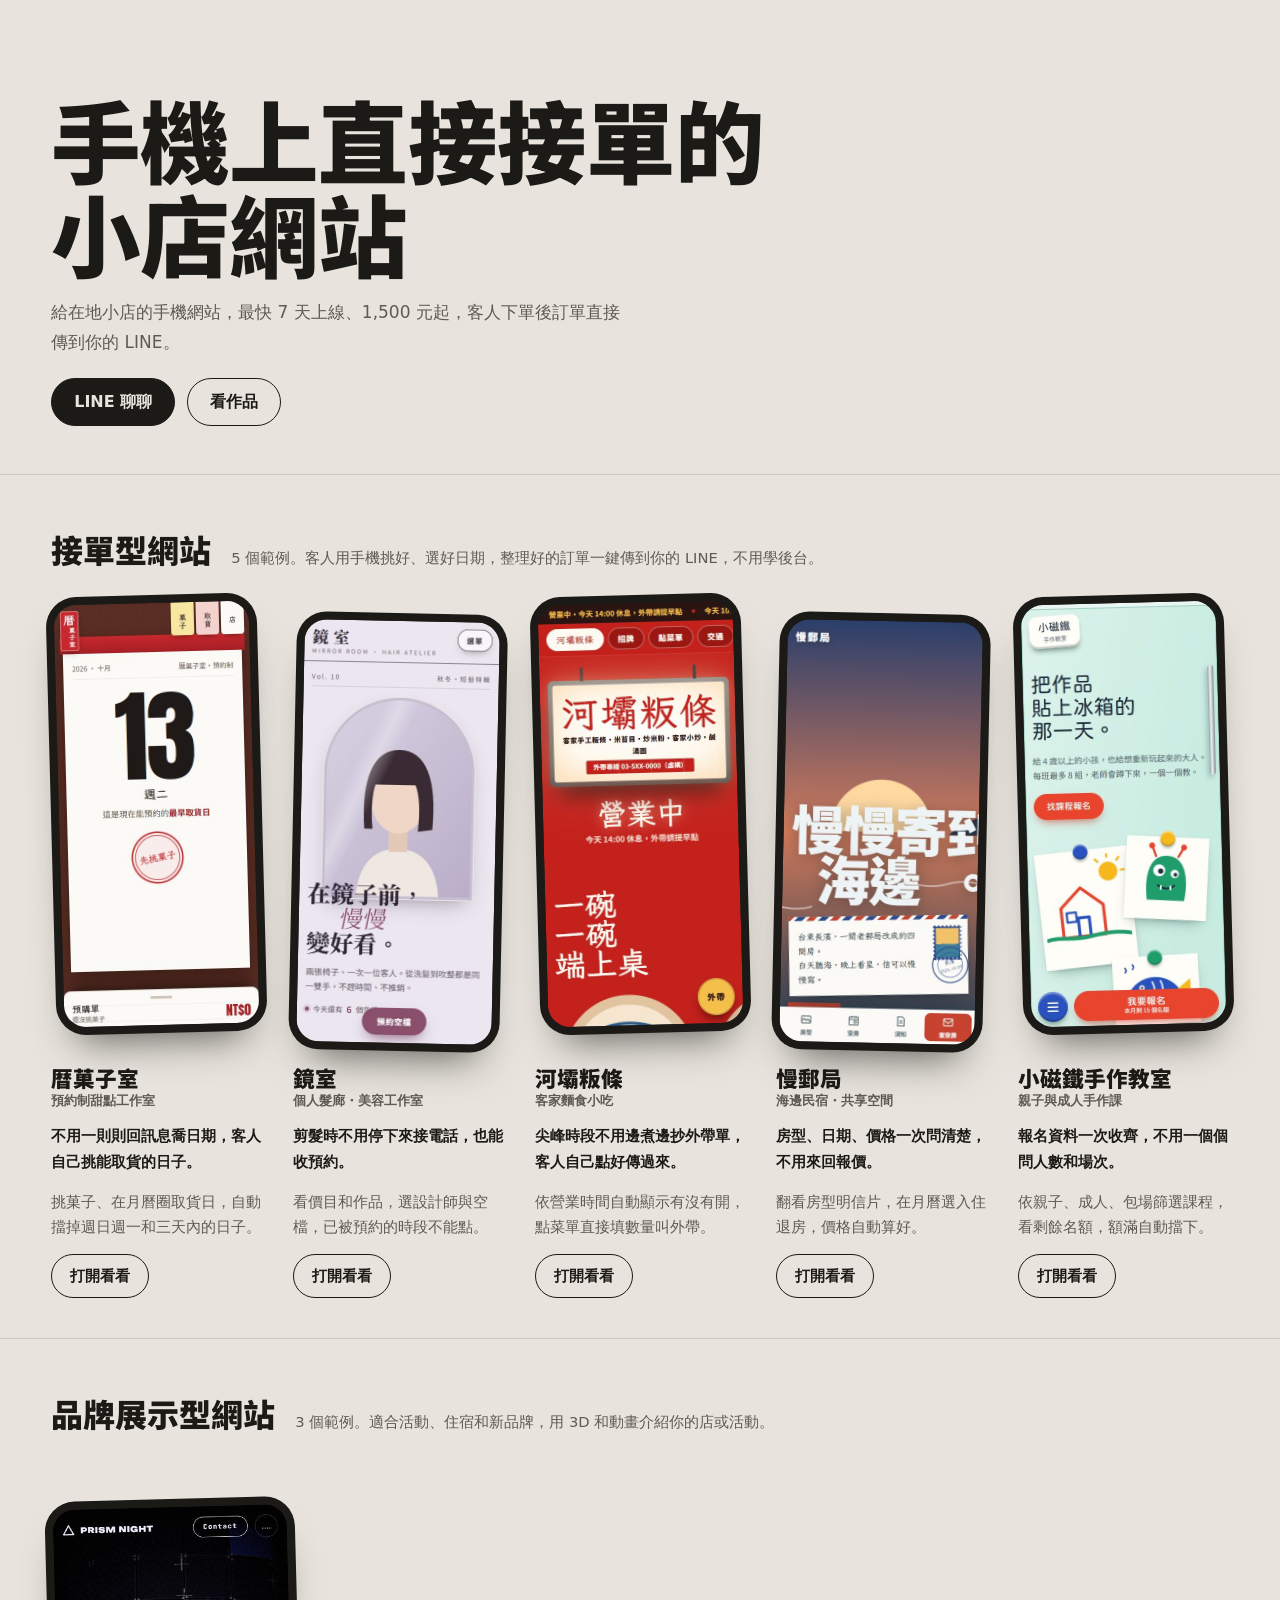
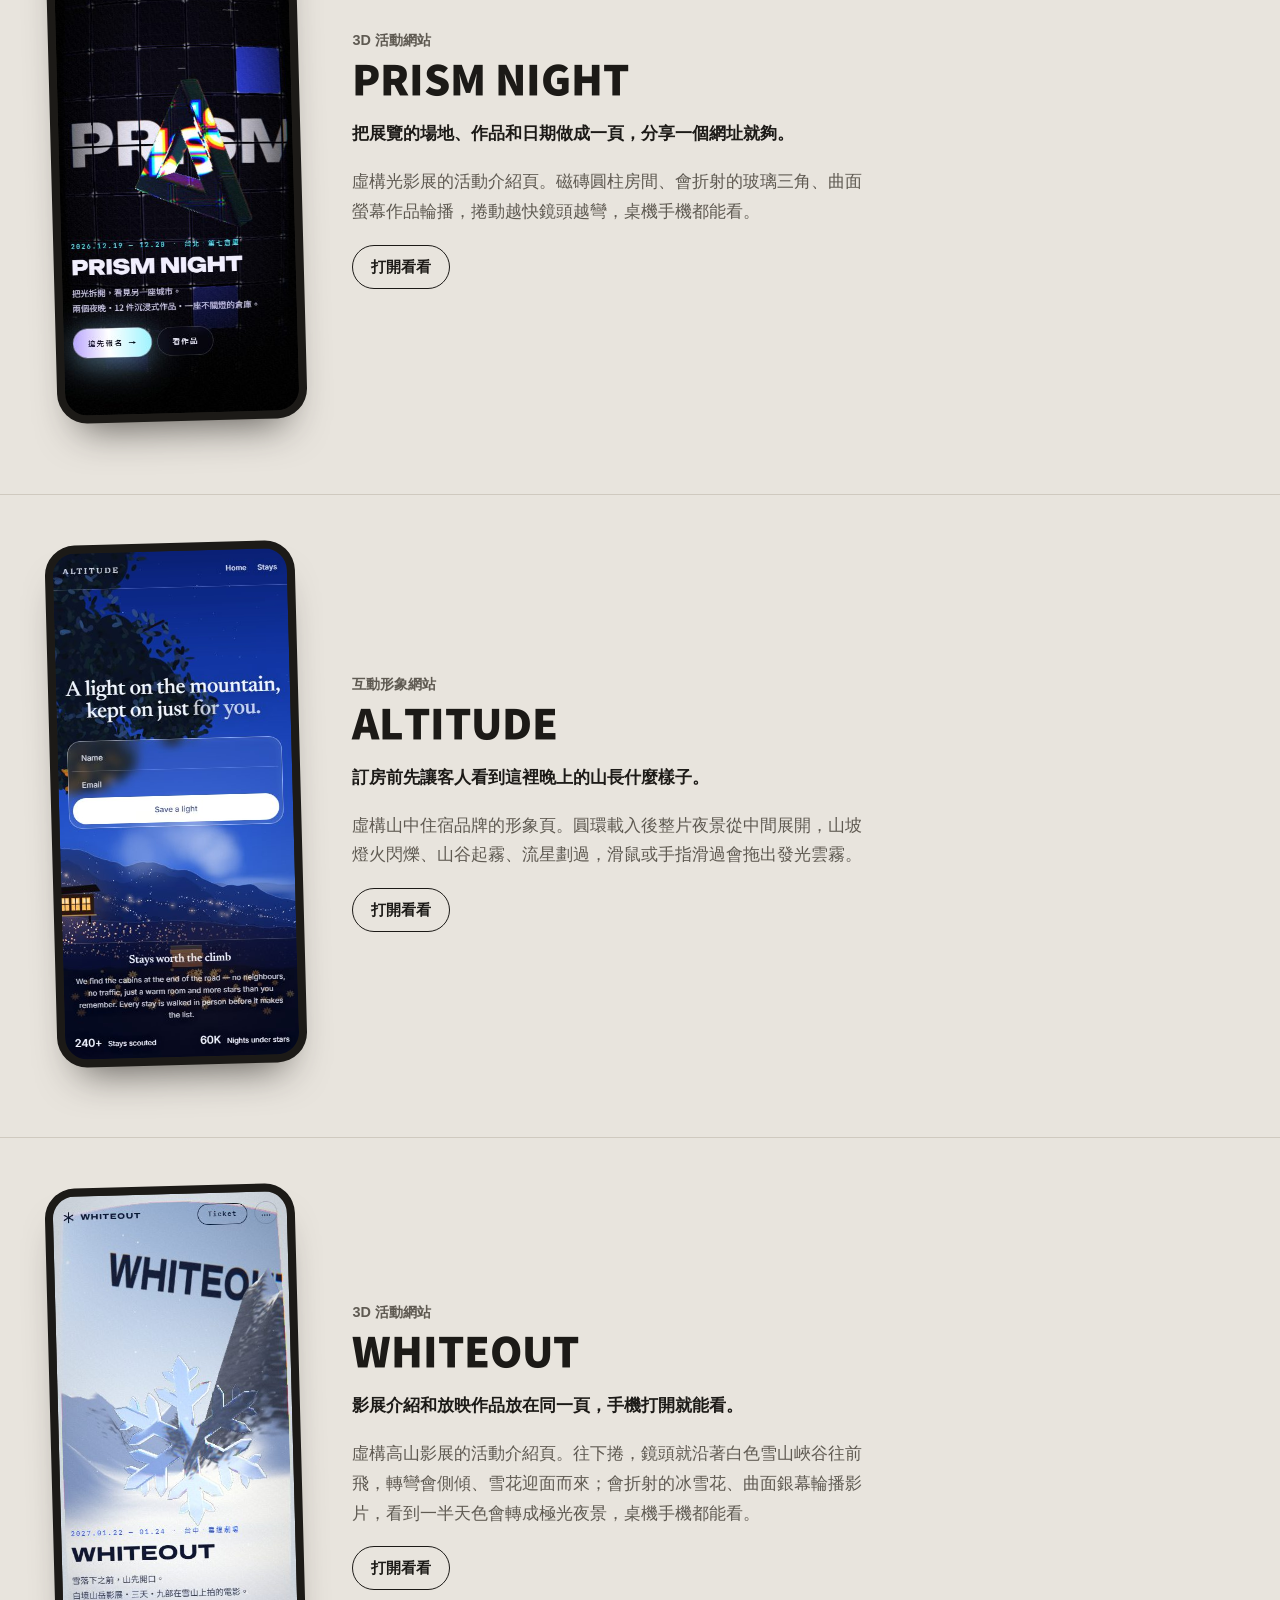
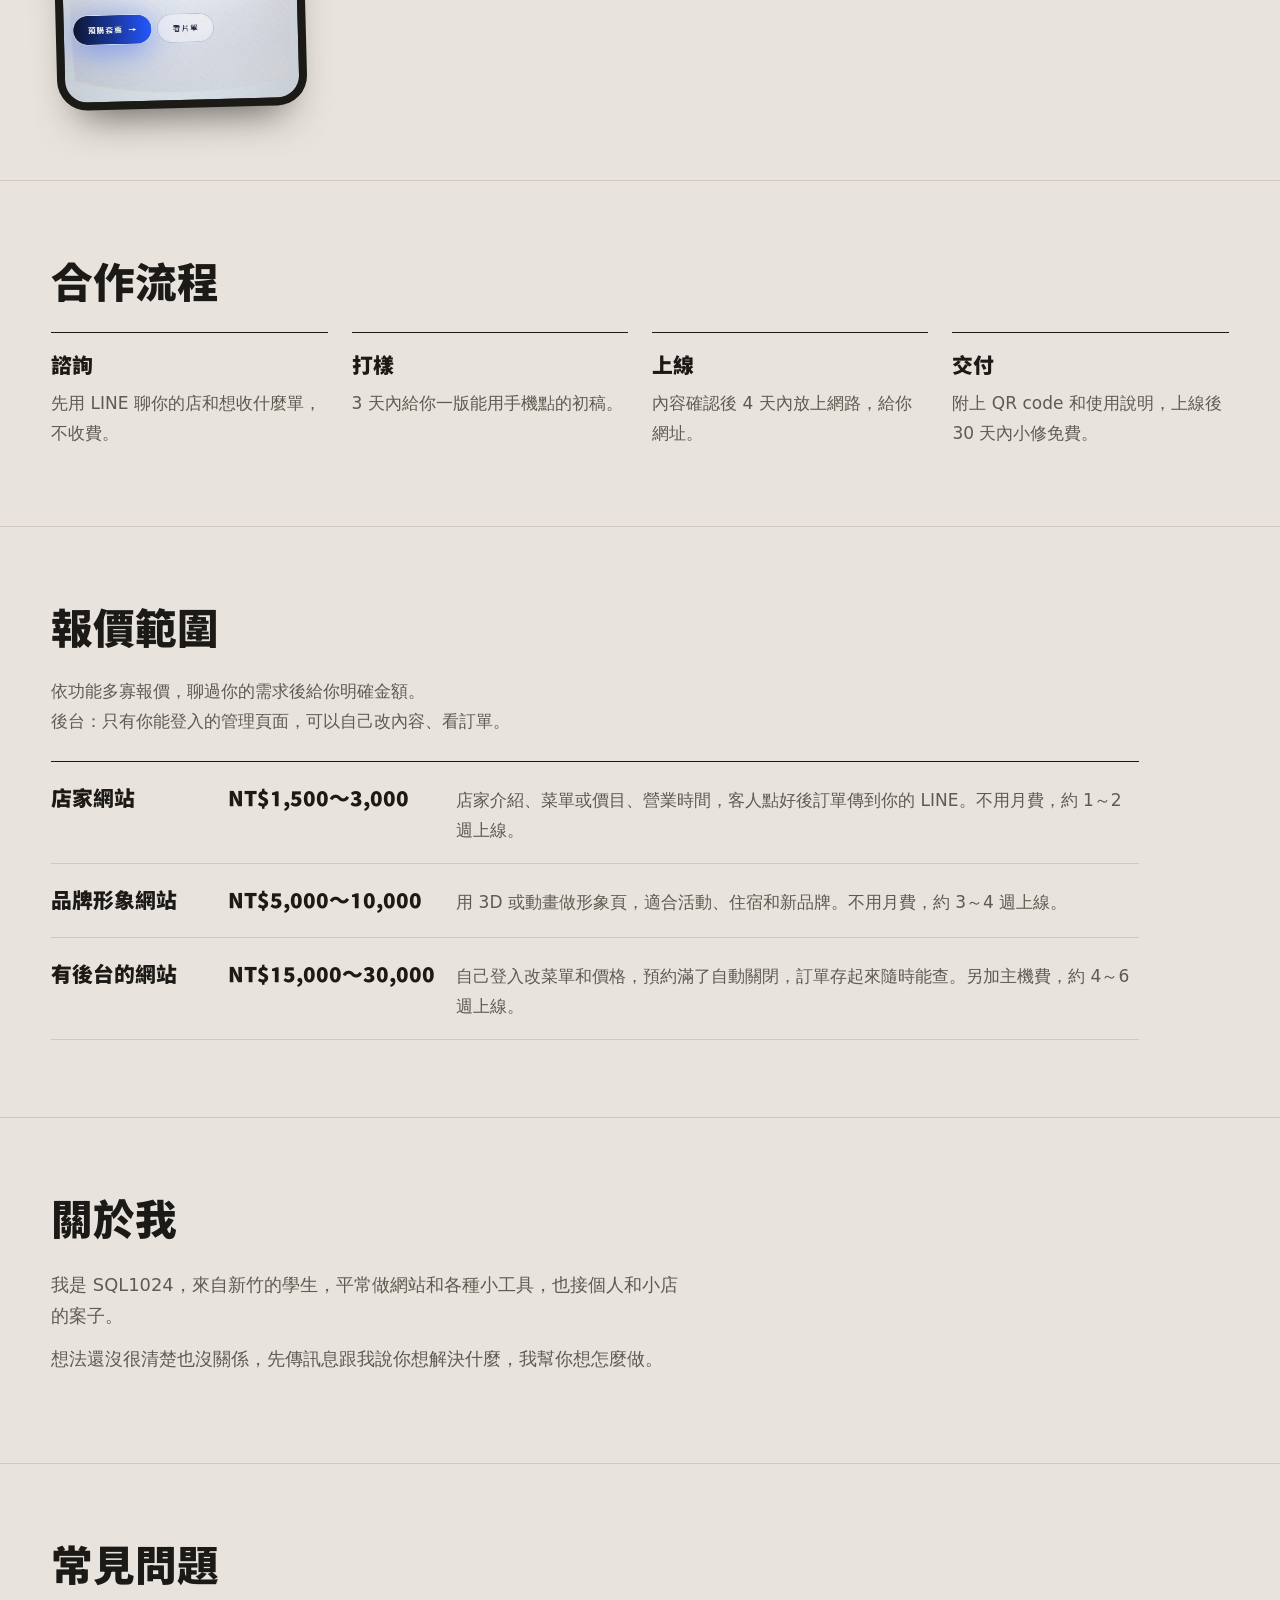
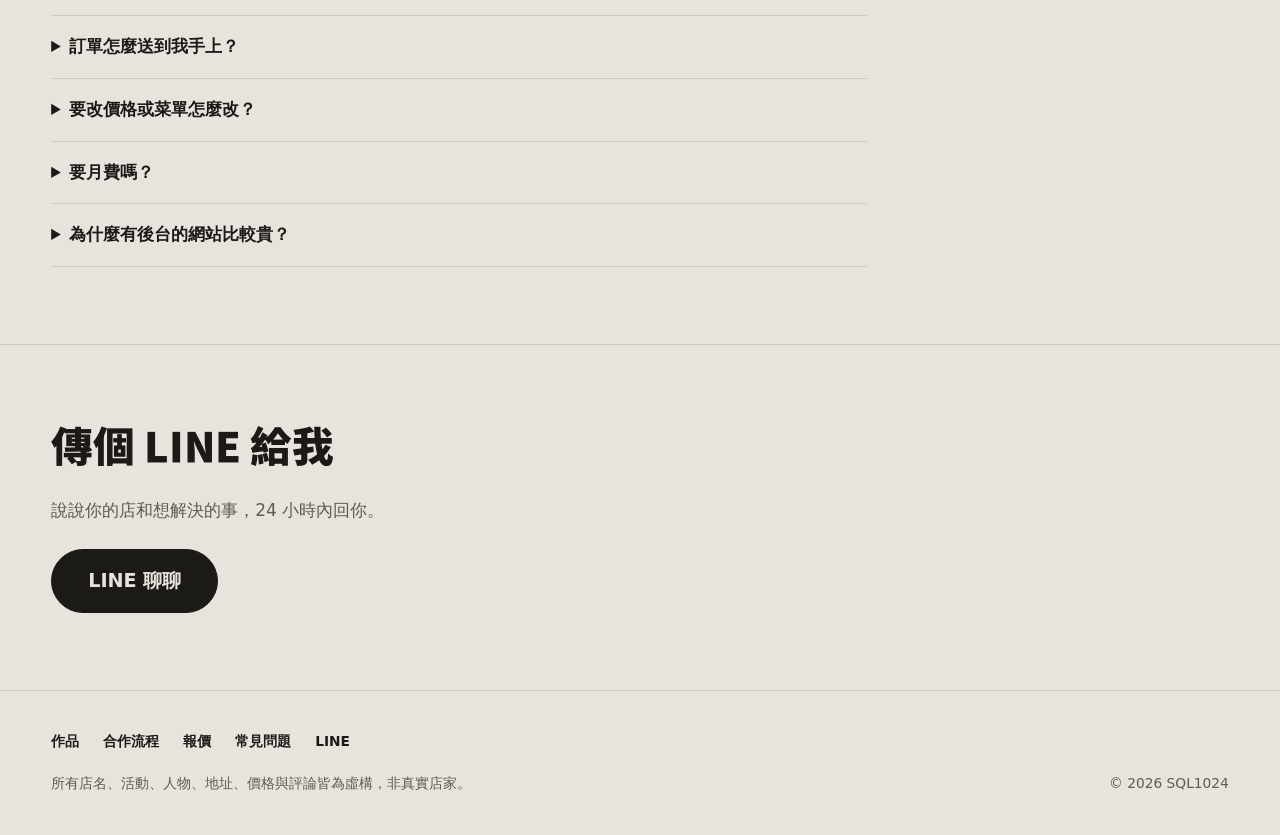
<file: index.html>
<!doctype html>
<html lang="zh-Hant-TW">
<head>
<meta charset="utf-8">
<meta name="viewport" content="width=device-width, initial-scale=1, viewport-fit=cover">
<title>小店手機網站・LINE 接單｜SQL1024</title>
<meta name="description" content="幫在地小店做手機上直接接單的網站：客人挑好、選好日期，訂單一鍵傳到你的 LINE。8 個虛構小店範例都能點進去實際操作。">
<meta name="theme-color" content="#e8e4dd">
<meta property="og:type" content="website">
<meta property="og:url" content="https://sql1024-sql.github.io/shop-demos/">
<meta property="og:title" content="小店手機網站・LINE 接單｜SQL1024">
<meta property="og:description" content="手機上直接接單的小店網站，訂單一鍵傳到你的 LINE。8 個範例都能點進去實際操作。">
<meta property="og:image" content="https://sql1024-sql.github.io/shop-demos/assets/og.jpg">
<meta property="og:image:width" content="1200">
<meta property="og:image:height" content="630">
<meta name="twitter:card" content="summary_large_image">
<link rel="icon" href="assets/favicon.svg" type="image/svg+xml">
<link rel="preconnect" href="https://fonts.googleapis.com">
<link rel="preconnect" href="https://fonts.gstatic.com" crossorigin>
<link href="https://fonts.googleapis.com/css2?family=Chiron+Hei+HK:wght@900&family=Noto+Sans+TC:wght@400;700&display=swap" rel="stylesheet">
<script type="application/ld+json">
{
  "@context": "https://schema.org",
  "@type": "ProfessionalService",
  "name": "SQL1024 小店手機網站",
  "description": "幫在地小店做手機上直接接單的網站，訂單一鍵傳到店家的 LINE。",
  "url": "https://sql1024-sql.github.io/shop-demos/",
  "image": "https://sql1024-sql.github.io/shop-demos/assets/og.jpg",
  "areaServed": "TW",
  "priceRange": "NT$1,500–30,000",
  "founder": { "@type": "Person", "name": "SQL1024" }
}
</script>
<style>
  :root { --desk: #e8e4dd; --ink: #1c1a17; --soft: #5f5a52; --line: #cfc9bf; --gutter: clamp(16px, 4vw, 56px); }
  [hidden] { display: none !important; }
  *, *::before, *::after { box-sizing: border-box; }
  html { -webkit-text-size-adjust: 100%; }
  @media (prefers-reduced-motion: no-preference) { html { scroll-behavior: smooth; } }
  body { margin: 0; background: var(--desk); color: var(--ink); font: clamp(15px, 1rem + .15vw, 17px)/1.75 "Noto Sans TC", system-ui, sans-serif; overflow-x: hidden; }
  ::selection { background: var(--ink); color: var(--desk); }
  :focus-visible { outline: 3px solid var(--ink); outline-offset: 4px; }
  header { padding: clamp(40px, 8vw, 96px) var(--gutter) clamp(28px, 4vw, 48px); max-width: 1400px; margin: 0 auto; }
  h1 { font-family: "Chiron Hei HK", "Noto Sans TC", sans-serif; font-weight: 900; font-size: clamp(2.2rem, 8.4vw, 5.6rem); line-height: 1.05; margin: 0; letter-spacing: -.01em; text-wrap: balance; }
  header p { margin: 14px 0 0; max-width: 34em; color: var(--soft); }
  .cta { display: flex; flex-wrap: wrap; gap: 12px; margin-top: 20px; }
  .btn, .open { min-height: 44px; display: inline-flex; align-items: center; gap: 8px; padding: 0 18px; border-radius: 999px; border: 1.5px solid var(--ink); color: var(--ink); text-decoration: none; font-weight: 700; font-size: .92rem; transition: background-color .2s, color .2s; }
  .btn { min-height: 48px; padding: 0 22px; font-size: 1rem; }
  .btn:hover, .open:hover { background: var(--ink); color: var(--desk); }
  .btn-main { background: var(--ink); color: var(--desk); }
  .btn-main:hover { background: #000; }
  .btn-big { min-height: 64px; padding: 0 36px; font-size: 1.2rem; }
  .fab { display: none; }
  .row { list-style: none; margin: 0; padding: 8px var(--gutter) 40px; display: flex; gap: clamp(18px, 2.4vw, 32px); overflow-x: auto; scroll-snap-type: x mandatory; scroll-padding-inline: var(--gutter); overscroll-behavior-x: contain; scrollbar-width: thin; scrollbar-color: var(--soft) transparent; }
  @media (min-width: 1240px) { .row { max-width: 1400px; margin: 0 auto; overflow: visible; } }
  .shop { flex: 0 0 min(72vw, 250px); scroll-snap-align: start; display: grid; gap: 14px; align-content: start; }
  @media (min-width: 1240px) { .shop { flex: 1 1 0; } }
  .phone { display: block; border-radius: 30px; padding: 8px; background: var(--ink); box-shadow: 0 26px 40px -22px rgba(28,26,23,.7); transition: transform .5s cubic-bezier(.16,1,.3,1); }
  .phone img { display: block; width: 100%; height: auto; aspect-ratio: 390 / 844; border-radius: 22px; }
  .shop:nth-child(odd) .phone { transform: rotate(-1.5deg); }
  .shop:nth-child(even) .phone { transform: rotate(1.2deg) translateY(18px); }
  .phone:hover { transform: rotate(0) translateY(-6px); }
  .shop h3 { font-family: "Chiron Hei HK", "Noto Sans TC", sans-serif; font-weight: 900; font-size: 1.35rem; margin: 18px 0 0; line-height: 1.3; }
  .shop h3 small, .extra h3 small { display: block; font-family: "Noto Sans TC", sans-serif; font-weight: 700; font-size: .8rem; color: var(--soft); }
  .shop p { margin: 0; color: var(--soft); font-size: .92rem; }
  .shop .fix, .extra .fix { color: var(--ink); font-weight: 700; }
  .open { justify-self: start; }
  .extra { max-width: 1400px; margin: 0 auto; padding: clamp(24px, 4vw, 48px) var(--gutter) clamp(40px, 6vw, 72px); border-top: 1px solid var(--line); display: grid; grid-template-columns: min(72vw, 250px) 1fr; gap: clamp(20px, 4vw, 56px); align-items: center; }
  .extras .extra:first-child { border-top: 0; }
  .extra .phone { transform: rotate(-1.5deg); }
  .extra h3 { font-family: "Chiron Hei HK", "Noto Sans TC", sans-serif; font-weight: 900; font-size: clamp(1.6rem, 4vw, 2.6rem); line-height: 1.2; margin: 0 0 14px; }
  .extra h3 small { font-size: .9rem; margin-bottom: 6px; }
  .extra p { margin: 0 0 18px; max-width: 30em; color: var(--soft); }
  .group { max-width: 1400px; margin: 0 auto; padding: clamp(24px, 4vw, 48px) var(--gutter) 8px; border-top: 1px solid var(--line); display: flex; flex-wrap: wrap; align-items: baseline; gap: 4px 20px; }
  .group h2 { font-family: "Chiron Hei HK", "Noto Sans TC", sans-serif; font-weight: 900; font-size: clamp(1.4rem, 3vw, 2rem); margin: 0; }
  .group p { margin: 0; color: var(--soft); font-size: .92rem; }
  .sec { max-width: 1400px; margin: 0 auto; padding: clamp(40px, 6vw, 80px) var(--gutter); border-top: 1px solid var(--line); }
  .sec h2 { font-family: "Chiron Hei HK", "Noto Sans TC", sans-serif; font-weight: 900; font-size: clamp(1.6rem, 4vw, 2.6rem); line-height: 1.2; margin: 0 0 24px; }
  .sec > p { margin: 0 0 24px; max-width: 34em; color: var(--soft); }
  .steps { list-style: none; margin: 0; padding: 0; display: grid; grid-template-columns: repeat(auto-fit, minmax(200px, 1fr)); gap: 24px; }
  .steps li { border-top: 1px solid var(--ink); padding-top: 14px; }
  .steps b { font-family: "Chiron Hei HK", "Noto Sans TC", sans-serif; font-weight: 900; font-size: 1.3rem; }
  .steps p { margin: 6px 0 0; color: var(--soft); }
  .plans { max-width: 64em; border-top: 1px solid var(--ink); }
  .plan { display: grid; grid-template-columns: 9em 12em 1fr; gap: 4px 24px; align-items: baseline; padding: 18px 0; border-bottom: 1px solid var(--line); }
  .plan h3 { font-family: "Chiron Hei HK", "Noto Sans TC", sans-serif; font-weight: 900; font-size: 1.3rem; margin: 0; }
  .plan .price { font-family: "Chiron Hei HK", "Noto Sans TC", sans-serif; font-weight: 900; font-size: 1.3rem; margin: 0; color: var(--ink); white-space: nowrap; }
  .plan p { margin: 0; color: var(--soft); }
  #about p { max-width: 36em; margin: 0 0 12px; font-size: 1.05em; }
  .faq details { border-bottom: 1px solid var(--line); max-width: 48em; }
  .faq details:first-of-type { border-top: 1px solid var(--line); }
  .faq summary { padding: 16px 0; font-weight: 700; cursor: pointer; }
  .faq details p { margin: 0 0 18px; color: var(--soft); }
  footer { max-width: 1400px; margin: 0 auto; padding: 28px var(--gutter) 40px; border-top: 1px solid var(--line); display: flex; flex-wrap: wrap; justify-content: space-between; gap: 8px 24px; color: var(--soft); font-size: .86rem; }
  footer nav { flex-basis: 100%; display: flex; flex-wrap: wrap; gap: 0 24px; }
  footer nav a { padding: 10px 0; color: var(--ink); font-weight: 700; text-decoration: none; }
  footer nav a:hover { text-decoration: underline; }
  @media (max-width: 640px) {
    header { padding-bottom: 20px; }
    .shop { flex-basis: min(44vw, 250px); }
    .extras { display: flex; gap: 18px; overflow-x: auto; scroll-snap-type: x mandatory; scroll-padding-inline: var(--gutter); overscroll-behavior-x: contain; padding: 8px var(--gutter) 40px; scrollbar-width: thin; scrollbar-color: var(--soft) transparent; }
    .extra { flex: 0 0 min(44vw, 250px); scroll-snap-align: start; margin: 0; padding: 0; border: 0; grid-template-columns: 1fr; gap: 14px; align-items: start; align-content: start; }
    .extra h3 { font-size: 1.35rem; margin: 18px 0 0; }
    .extra h3 small { font-size: .8rem; margin: 0; }
    .extra p { margin: 0; font-size: .92rem; }
    .plan { grid-template-columns: 1fr; }
    .fab { display: inline-flex; position: fixed; right: 16px; bottom: calc(16px + env(safe-area-inset-bottom)); z-index: 10; box-shadow: 0 12px 28px -10px rgba(28,26,23,.7); }
    body { padding-bottom: calc(80px + env(safe-area-inset-bottom)); }
  }
  @media (prefers-reduced-motion: reduce) { .phone, .btn, .open { transition: none; } }
</style>
</head>
<body>
<header>
  <h1>手機上直接接單的<br>小店網站</h1>
  <p>給在地小店的手機網站，最快 7 天上線、1,500 元起，客人下單後訂單直接傳到你的 LINE。</p>
  <div class="cta">
    <a class="btn btn-main" data-line href="#contact" target="_blank" rel="noopener">LINE 聊聊</a>
    <a class="btn" href="#work">看作品</a>
  </div>
</header>

<main>
  <div class="group" id="work">
    <h2>接單型網站</h2>
    <p>5 個範例。客人用手機挑好、選好日期，整理好的訂單一鍵傳到你的 LINE，不用學後台。</p>
  </div>
  <ul class="row">
    <li class="shop">
      <a class="phone" href="01-dessert/" tabindex="-1" aria-hidden="true"><img src="assets/01-dessert.jpg" alt="暦菓子室手機版首頁：撕頁日曆上寫著最早可取貨日" width="390" height="844" fetchpriority="high"></a>
      <h3>暦菓子室<small>預約制甜點工作室</small></h3>
      <p class="fix">不用一則則回訊息喬日期，客人自己挑能取貨的日子。</p>
      <p>挑菓子、在月曆圈取貨日，自動擋掉週日週一和三天內的日子。</p>
      <a class="open" href="01-dessert/" aria-label="打開看看：暦菓子室">打開看看</a>
    </li>
    <li class="shop">
      <a class="phone" href="02-salon/" tabindex="-1" aria-hidden="true"><img src="assets/02-salon.jpg" alt="鏡室手機版首頁：拱形鏡框裡的髮型插畫與宋體標題" width="390" height="844"></a>
      <h3>鏡室<small>個人髮廊・美容工作室</small></h3>
      <p class="fix">剪髮時不用停下來接電話，也能收預約。</p>
      <p>看價目和作品，選設計師與空檔，已被預約的時段不能點。</p>
      <a class="open" href="02-salon/" aria-label="打開看看：鏡室">打開看看</a>
    </li>
    <li class="shop">
      <a class="phone" href="03-hakka-noodles/" tabindex="-1" aria-hidden="true"><img src="assets/03-hakka-noodles.jpg" alt="河壩粄條手機版首頁：燈箱招牌與大大的營業中" width="390" height="844"></a>
      <h3>河壩粄條<small>客家麵食小吃</small></h3>
      <p class="fix">尖峰時段不用邊煮邊抄外帶單，客人自己點好傳過來。</p>
      <p>依營業時間自動顯示有沒有開，點菜單直接填數量叫外帶。</p>
      <a class="open" href="03-hakka-noodles/" aria-label="打開看看：河壩粄條">打開看看</a>
    </li>
    <li class="shop">
      <a class="phone" href="04-guesthouse/" tabindex="-1" aria-hidden="true"><img src="assets/04-guesthouse.jpg" alt="慢郵局手機版首頁：海邊黃昏與巨大的標題字" width="390" height="844" loading="lazy"></a>
      <h3>慢郵局<small>海邊民宿・共享空間</small></h3>
      <p class="fix">房型、日期、價格一次問清楚，不用來回報價。</p>
      <p>翻看房型明信片，在月曆選入住退房，價格自動算好。</p>
      <a class="open" href="04-guesthouse/" aria-label="打開看看：慢郵局">打開看看</a>
    </li>
    <li class="shop">
      <a class="phone" href="05-craft-studio/" tabindex="-1" aria-hidden="true"><img src="assets/05-craft-studio.jpg" alt="小磁鐵手作教室手機版首頁：冰箱門上的小孩畫作" width="390" height="844" loading="lazy"></a>
      <h3>小磁鐵手作教室<small>親子與成人手作課</small></h3>
      <p class="fix">報名資料一次收齊，不用一個個問人數和場次。</p>
      <p>依親子、成人、包場篩選課程，看剩餘名額，額滿自動擋下。</p>
      <a class="open" href="05-craft-studio/" aria-label="打開看看：小磁鐵手作教室">打開看看</a>
    </li>
  </ul>

  <div class="group">
    <h2>品牌展示型網站</h2>
    <p>3 個範例。適合活動、住宿和新品牌，用 3D 和動畫介紹你的店或活動。</p>
  </div>
  <div class="extras">
    <section class="extra">
      <a class="phone" href="06-prism-night/" tabindex="-1" aria-hidden="true"><img src="assets/06-prism-night.jpg" alt="PRISM NIGHT 手機版首頁：磁磚牆上的巨大 PRISM 字與玻璃三角" width="390" height="844" loading="lazy"></a>
      <div>
        <h3><small>3D 活動網站</small>PRISM NIGHT</h3>
        <p class="fix">把展覽的場地、作品和日期做成一頁，分享一個網址就夠。</p>
        <p>虛構光影展的活動介紹頁。磁磚圓柱房間、會折射的玻璃三角、曲面螢幕作品輪播，捲動越快鏡頭越彎，桌機手機都能看。</p>
        <a class="open" href="06-prism-night/" aria-label="打開看看：PRISM NIGHT">打開看看</a>
      </div>
    </section>
    <section class="extra">
      <a class="phone" href="07-altitude/" tabindex="-1" aria-hidden="true"><img src="assets/07-altitude.jpg" alt="ALTITUDE 手機版首頁：藍色夜空下的群山、樹下亮燈的小木屋與襯線大標" width="390" height="844" loading="lazy"></a>
      <div>
        <h3><small>互動形象網站</small>ALTITUDE</h3>
        <p class="fix">訂房前先讓客人看到這裡晚上的山長什麼樣子。</p>
        <p>虛構山中住宿品牌的形象頁。圓環載入後整片夜景從中間展開，山坡燈火閃爍、山谷起霧、流星劃過，滑鼠或手指滑過會拖出發光雲霧。</p>
        <a class="open" href="07-altitude/" aria-label="打開看看：ALTITUDE">打開看看</a>
      </div>
    </section>
    <section class="extra">
      <a class="phone" href="08-whiteout/" tabindex="-1" aria-hidden="true"><img src="assets/08-whiteout.jpg" alt="WHITEOUT 手機版首頁：白色雪山峽谷、天空上的巨大 WHITEOUT 字與冰雪花" width="390" height="844" loading="lazy"></a>
      <div>
        <h3><small>3D 活動網站</small>WHITEOUT</h3>
        <p class="fix">影展介紹和放映作品放在同一頁，手機打開就能看。</p>
        <p>虛構高山影展的活動介紹頁。往下捲，鏡頭就沿著白色雪山峽谷往前飛，轉彎會側傾、雪花迎面而來；會折射的冰雪花、曲面銀幕輪播影片，看到一半天色會轉成極光夜景，桌機手機都能看。</p>
        <a class="open" href="08-whiteout/" aria-label="打開看看：WHITEOUT">打開看看</a>
      </div>
    </section>
  </div>

  <section class="sec" aria-labelledby="process-h">
    <h2 id="process-h">合作流程</h2>
    <ol class="steps">
      <li><b>諮詢</b><p>先用 LINE 聊你的店和想收什麼單，不收費。</p></li>
      <li><b>打樣</b><p>3 天內給你一版能用手機點的初稿。</p></li>
      <li><b>上線</b><p>內容確認後 4 天內放上網路，給你網址。</p></li>
      <li><b>交付</b><p>附上 QR code 和使用說明，上線後 30 天內小修免費。</p></li>
    </ol>
  </section>

  <section class="sec" aria-labelledby="price-h">
    <h2 id="price-h">報價範圍</h2>
    <p>依功能多寡報價，聊過你的需求後給你明確金額。<br>後台：只有你能登入的管理頁面，可以自己改內容、看訂單。</p>
    <div class="plans">
      <article class="plan"><h3>店家網站</h3><p class="price">NT$1,500～3,000</p><p>店家介紹、菜單或價目、營業時間，客人點好後訂單傳到你的 LINE。不用月費，約 1～2 週上線。</p></article>
      <article class="plan"><h3>品牌形象網站</h3><p class="price">NT$5,000～10,000</p><p>用 3D 或動畫做形象頁，適合活動、住宿和新品牌。不用月費，約 3～4 週上線。</p></article>
      <article class="plan"><h3>有後台的網站</h3><p class="price">NT$15,000～30,000</p><p>自己登入改菜單和價格，預約滿了自動關閉，訂單存起來隨時能查。另加主機費，約 4～6 週上線。</p></article>
    </div>
  </section>

  <section class="sec" id="about" aria-labelledby="about-h">
    <h2 id="about-h">關於我</h2>
    <p>我是 SQL1024，來自新竹的學生，平常做網站和各種小工具，也接個人和小店的案子。</p>
    <p>想法還沒很清楚也沒關係，先傳訊息跟我說你想解決什麼，我幫你想怎麼做。</p>
  </section>

  <section class="sec faq" aria-labelledby="faq-h">
    <h2 id="faq-h">常見問題</h2>
    <details>
      <summary>訂單怎麼送到我手上？</summary>
      <p>客人選好後，網站會把訂單整理成一段文字；客人按「傳到 LINE」打開 LINE、選你的帳號送出，你就會在 LINE 收到，也可以複製文字貼給你。網站本身不存訂單，確認和收款都在 LINE 上跟客人談；選有後台的網站，訂單會存起來，登入就能查。</p>
    </details>
    <details>
      <summary>要改價格或菜單怎麼改？</summary>
      <p>價格、菜單、營業時間和公休日都寫在網站的資料裡，傳 LINE 告訴我要改什麼，我改好重新上線，上線 30 天內免費，之後改文字或價格每次 NT$300。範例裡「已被預約」的時段和剩餘名額是示範資料，不會跟真實預約自動同步；正式上線時可以由我依你給的狀況手動更新，或拿掉改在 LINE 上確認。選有後台的網站，就能自己登入改。</p>
    </details>
    <details>
      <summary>要月費嗎？</summary>
      <p>店家網站和品牌形象網站不用，它們是純網頁，可以放在免費的網頁空間（例如 Cloudflare Pages）。有後台的網站需要主機和資料庫，一般小店用量每月約 NT$0～300。想用自己的網址（例如 .com.tw）的話，每年另付網域費約 NT$400～800。</p>
    </details>
    <details>
      <summary>為什麼有後台的網站比較貴？</summary>
      <p>因為要多做一整套東西：除了客人看到的頁面，還要做只有你能登入的管理頁面，以及存訂單和菜單的資料庫。網站會存客人的姓名和電話，所以登入保護和資料安全要多花時間做好。上線後主機也要持續運作，壞了要有人修，所以工時和責任都比純網頁多很多。</p>
    </details>
  </section>

  <section class="sec" id="contact" aria-labelledby="contact-h">
    <h2 id="contact-h">傳個 LINE 給我</h2>
    <p>說說你的店和想解決的事，24 小時內回你。</p>
    <a class="btn btn-main btn-big" data-line href="#contact" target="_blank" rel="noopener">LINE 聊聊</a>
  </section>
</main>

<footer>
  <nav aria-label="頁尾導覽">
    <a href="#work">作品</a>
    <a href="#process-h">合作流程</a>
    <a href="#price-h">報價</a>
    <a href="#faq-h">常見問題</a>
    <a data-line href="#contact" target="_blank" rel="noopener">LINE</a>
  </nav>
  <span>所有店名、活動、人物、地址、價格與評論皆為虛構，非真實店家。</span>
  <span>© 2026 SQL1024</span>
</footer>

<a class="btn btn-main fab" data-line href="#contact" target="_blank" rel="noopener">LINE 聊聊</a>

<script>
  const LINE_URL = 'https://line.me/R/ti/p/%40529mddpm';
  document.querySelectorAll('[data-line]').forEach((a) => { a.href = LINE_URL; });
</script>
</body>
</html>
</file>
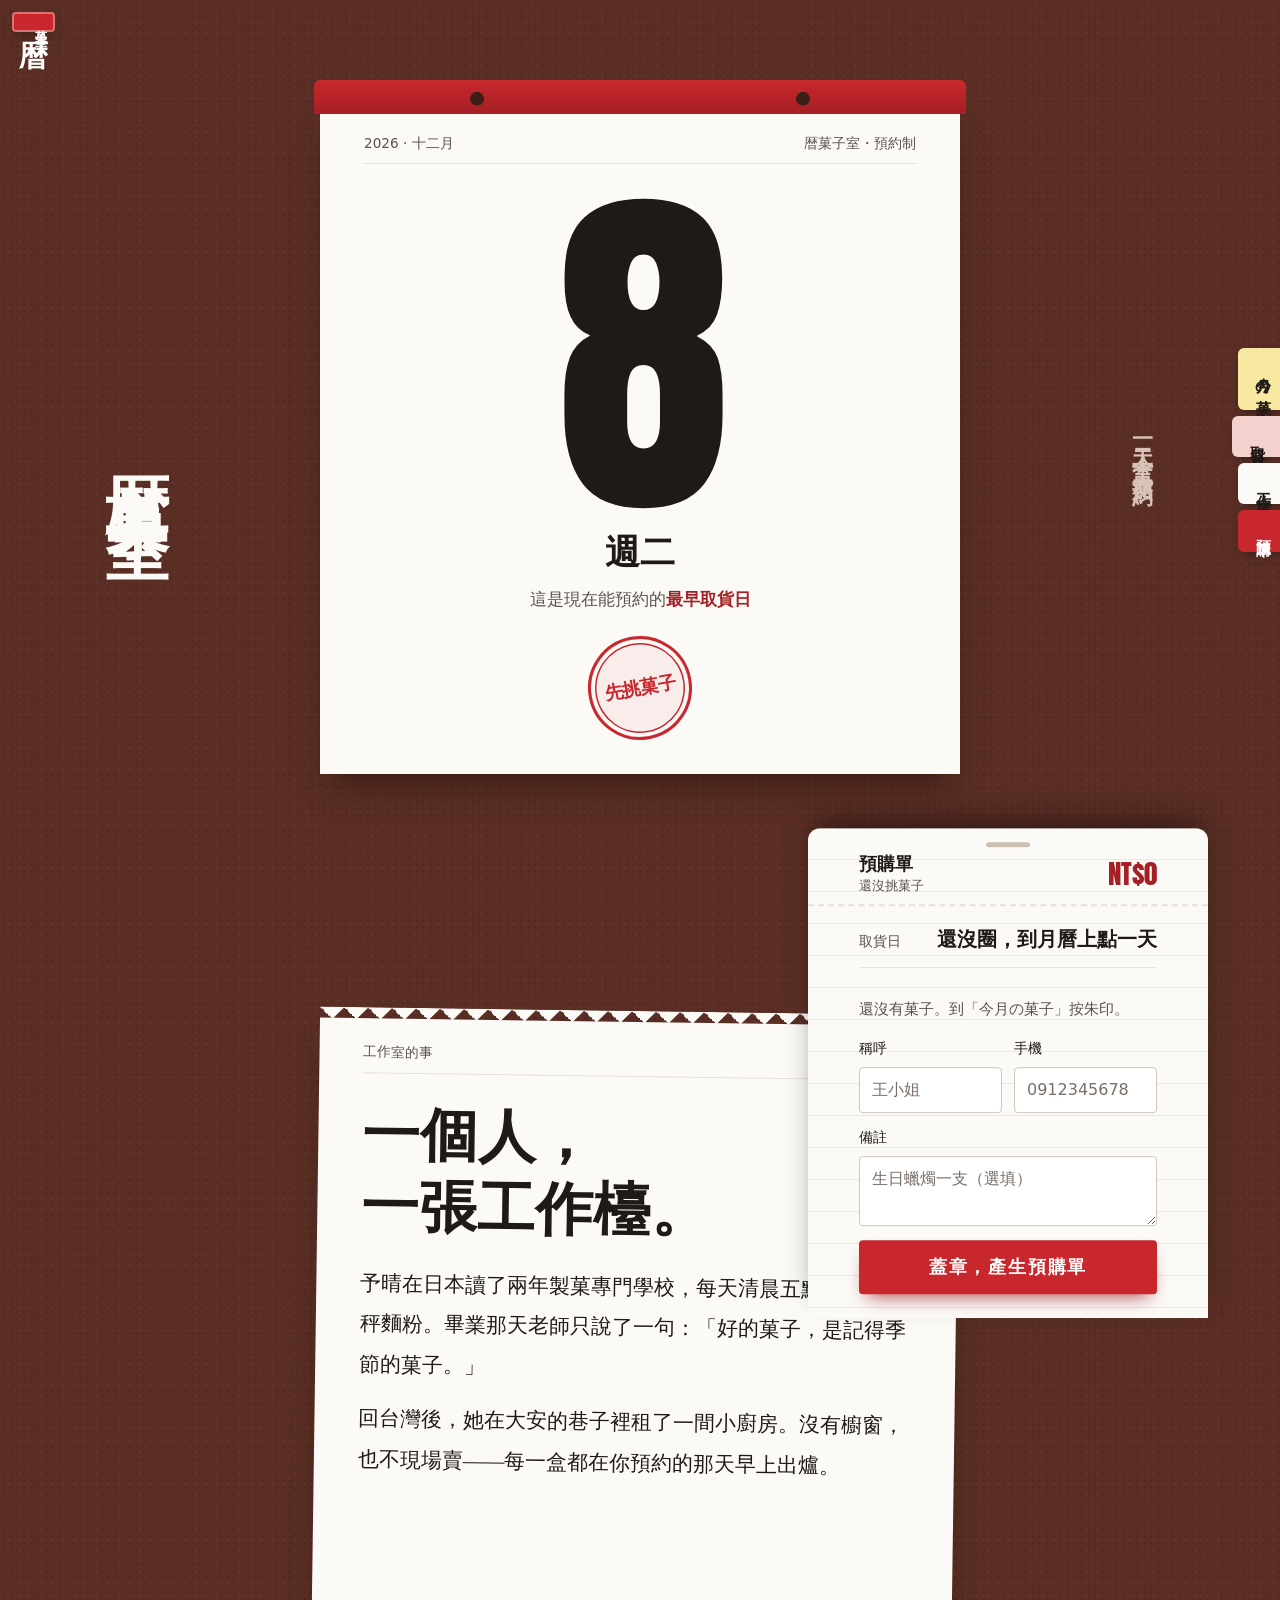
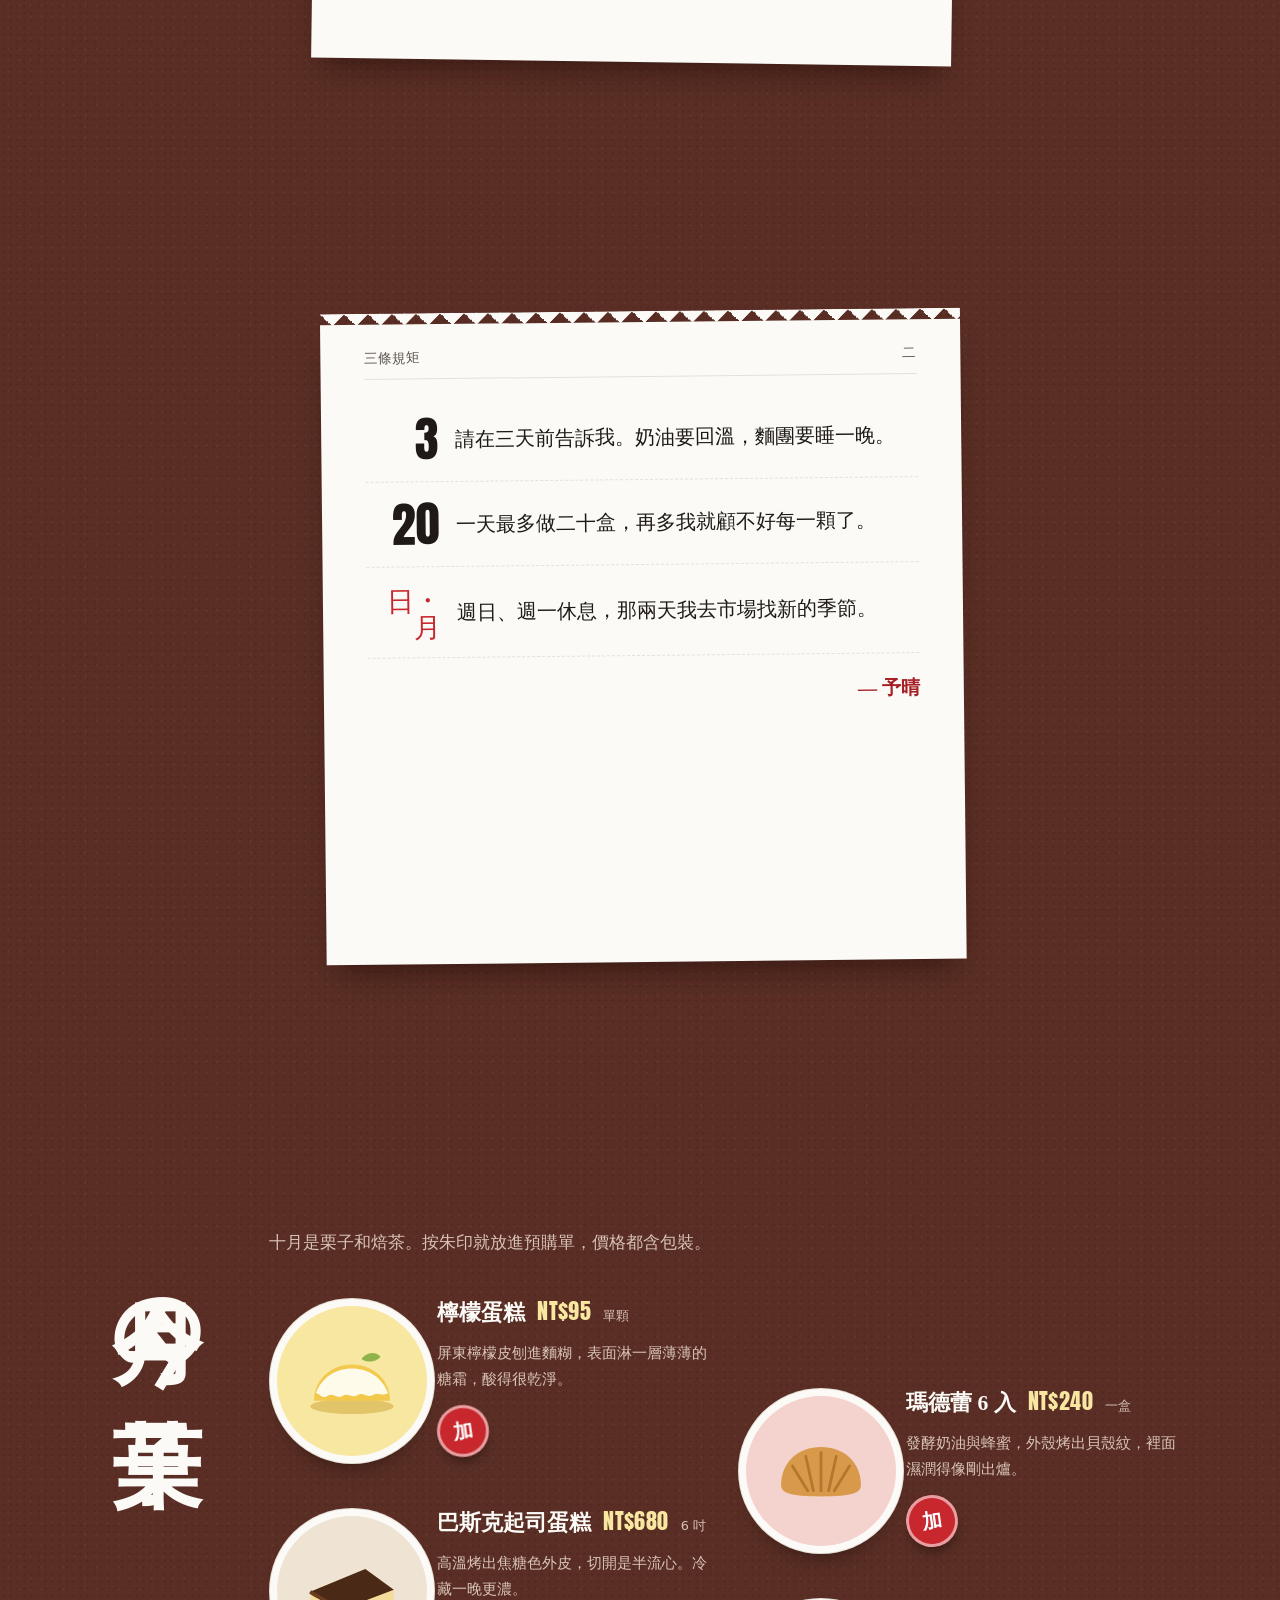
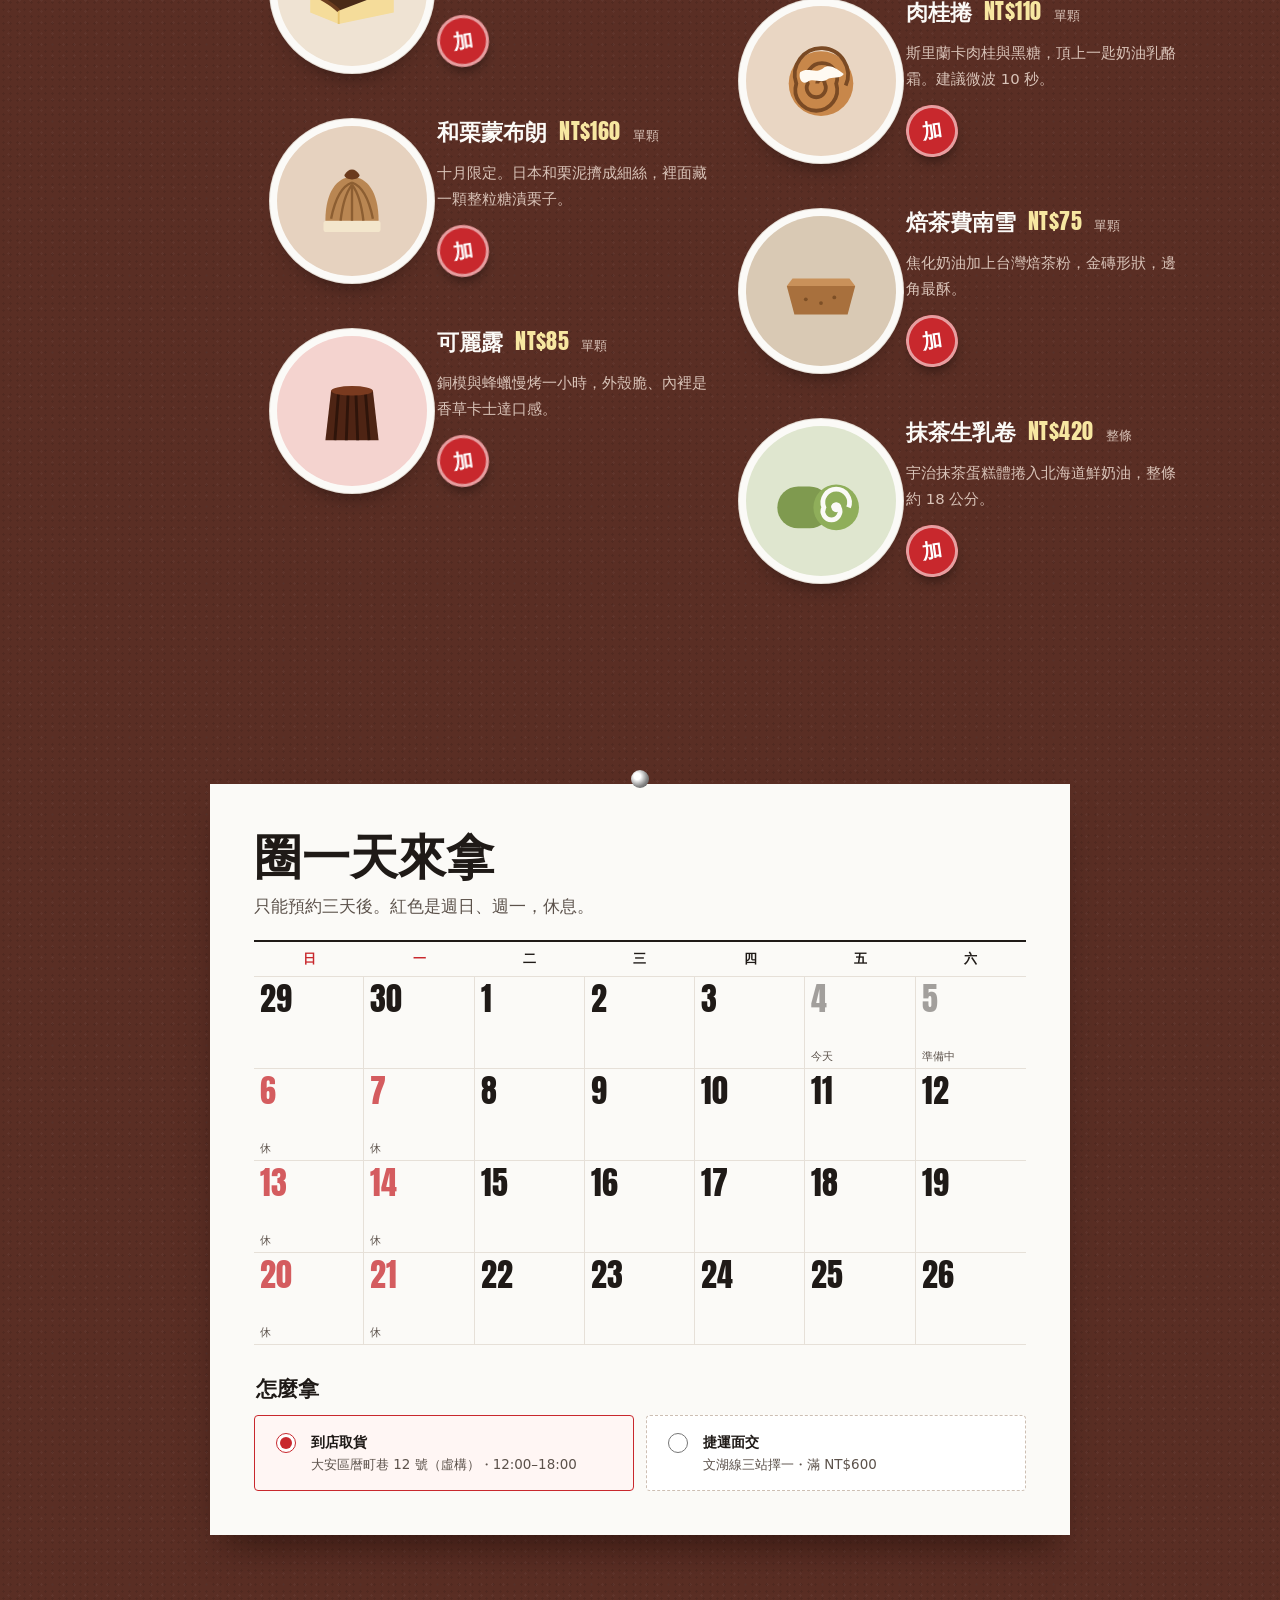
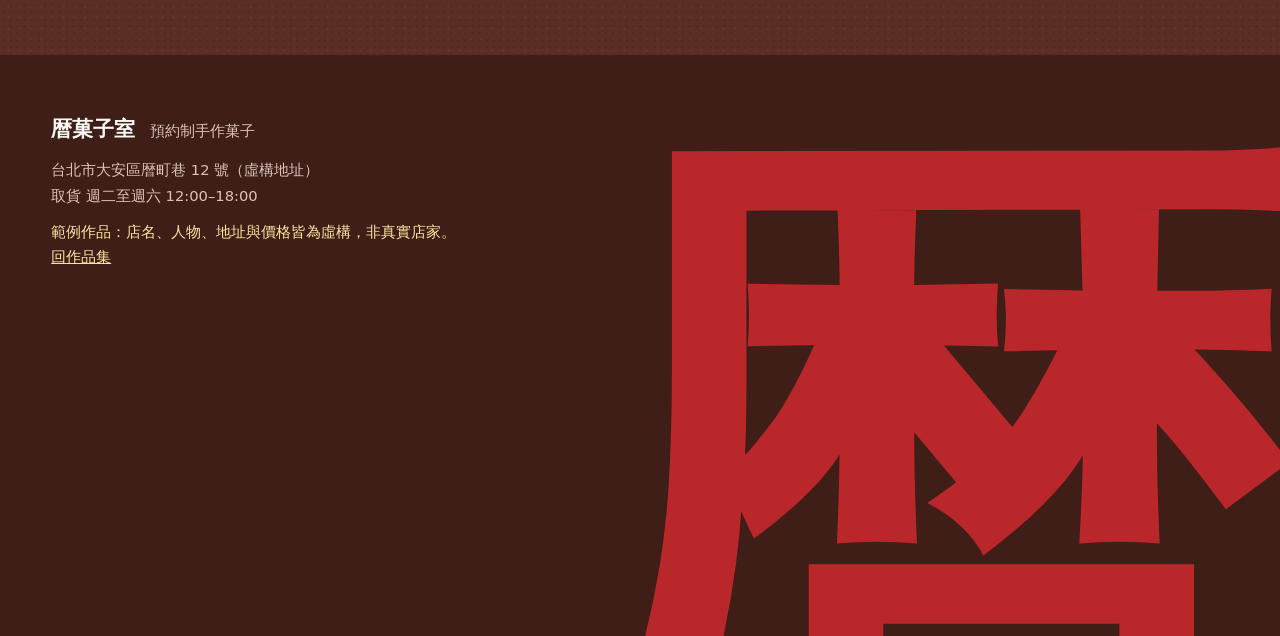
<file: 01-dessert/index.html>
<!doctype html>
<html lang="zh-Hant-TW">
<head>
<meta charset="utf-8">
<meta name="viewport" content="width=device-width, initial-scale=1, viewport-fit=cover">
<title>暦菓子室｜預約制手作甜點</title>
<meta name="description" content="暦菓子室：預約制手作甜點工作室，線上選品項與取貨日，一鍵傳到 LINE 完成預購。（範例作品）">
<meta name="theme-color" content="#5a2e24">
<link rel="preconnect" href="https://fonts.googleapis.com">
<link rel="preconnect" href="https://fonts.gstatic.com" crossorigin>
<link href="https://fonts.googleapis.com/css2?family=Anton&family=LXGW+WenKai+TC:wght@400;700&family=Noto+Sans+TC:wght@400;500;700&display=swap" rel="stylesheet">
<link rel="stylesheet" href="style.css">
</head>
<body>
<!--
THESIS: 預購的核心是「哪一天拿」。整頁是一本日めくり撕頁日曆：往下捲就是一頁頁撕下來，導覽是活頁夾的直排索引標籤，購物單是從底部拉起的一張預購單。拒絕頂部導覽列＋商品格線＋購物車側欄。
OWN-WORLD: 栗子棕牆面、白色日曆紙與鋸齒撕邊、紅色週日週一、朱紅印章按鈕、直排書寫；Anton 大數字、霞鶩文楷手寫、思源黑體內文。
STORY: 第一頁看到最早能拿的日子 → 撕下一頁讀到一人工作室 → 再撕一頁讀到三條規矩 → 挑菓子蓋章 → 在整月月曆圈一天 → 拉起預購單傳 LINE。
FIRST VIEWPORT: 牆上一本撕頁日曆，整頁高的 Anton 數字是最早取貨日；左上角朱印店章；手機底部露出預購單把手；電腦右緣是直排索引標籤。
FORM: 日めくり撕頁日曆（rework：結構改為 sticky 疊頁 + 直排索引 + 底部抽屜）；seed key fad248e2。
FINISH: unreviewed and undocumented is unfinished; this build ends with the finish review, the verdict, DESIGN.md, and every shipping raster carrying its provenance
-->
<a class="skip" href="#kashi">跳到菓子清單</a>

<a class="seal" href="#top" aria-label="暦菓子室 回到第一頁"><span>暦</span><span>菓子室</span></a>

<nav class="tabs" aria-label="索引">
  <a href="#kashi" class="tab tab-a"><span>今月の菓子</span></a>
  <a href="#koyomi" class="tab tab-b"><span>取貨日</span></a>
  <a href="#studio" class="tab tab-c"><span>工作室</span></a>
  <a href="#slip" class="tab tab-d" id="tabSlip"><span>預購單</span><b id="tabCount" hidden>0</b></a>
</nav>

<main id="top">
  <div class="stack">
    <section class="page page-1" aria-labelledby="p1">
      <p class="wall-word wall-left" aria-hidden="true">暦菓子室</p>
      <p class="wall-word wall-right" aria-hidden="true">一天二十盒・三天前預約</p>
      <div class="sheet">
        <p class="sheet-top"><span id="heroYM">2026 · 十月</span><span>暦菓子室・預約制</span></p>
        <h1 id="p1" class="sr">暦菓子室 預約制手作菓子</h1>
        <p class="big-num" id="heroNum" aria-hidden="true">13</p>
        <p class="big-dow" id="heroDow">週二</p>
        <p class="big-note">這是現在能預約的<strong>最早取貨日</strong></p>
        <a class="stamp-btn" href="#kashi">先挑菓子</a>
      </div>
    </section>

    <section class="page page-2" id="studio" aria-labelledby="p2">
      <div class="sheet sheet-letter">
        <p class="sheet-top"><span>工作室的事</span><span>一</span></p>
        <h2 id="p2">一個人，<br>一張工作檯。</h2>
        <p>予晴在日本讀了兩年製菓專門學校，每天清晨五點跟著老師秤麵粉。畢業那天老師只說了一句：「好的菓子，是記得季節的菓子。」</p>
        <p>回台灣後，她在大安的巷子裡租了一間小廚房。沒有櫥窗，也不現場賣——每一盒都在你預約的那天早上出爐。</p>
      </div>
    </section>

    <section class="page page-3" aria-labelledby="p3">
      <div class="sheet sheet-list">
        <p class="sheet-top"><span>三條規矩</span><span>二</span></p>
        <h2 id="p3" class="sr">預約規矩</h2>
        <ol class="rules">
          <li><span class="r-num">3</span><p>請在三天前告訴我。奶油要回溫，麵團要睡一晚。</p></li>
          <li><span class="r-num">20</span><p>一天最多做二十盒，再多我就顧不好每一顆了。</p></li>
          <li><span class="r-num red">日・月</span><p>週日、週一休息，那兩天我去市場找新的季節。</p></li>
        </ol>
        <p class="sign">— 予晴</p>
      </div>
    </section>
  </div>

  <section id="kashi" class="kashi" aria-labelledby="kashiTitle">
    <h2 id="kashiTitle" class="vtitle">今月の菓子</h2>
    <p class="kashi-lead">十月是栗子和焙茶。按朱印就放進預購單，價格都含包裝。</p>
    <ol class="shelf" id="products"></ol>
  </section>

  <section id="koyomi" class="koyomi" aria-labelledby="koyomiTitle">
    <div class="wall-cal">
      <div class="wall-cal-head">
        <h2 id="koyomiTitle">圈一天來拿</h2>
        <p>只能預約三天後。紅色是週日、週一，休息。</p>
      </div>
      <div class="month" id="month"></div>
      <fieldset class="how">
        <legend>怎麼拿</legend>
        <label class="ticket"><input type="radio" name="method" value="store" checked><span><b>到店取貨</b><small>大安區暦町巷 12 號（虛構）・12:00–18:00</small></span></label>
        <label class="ticket"><input type="radio" name="method" value="meet"><span><b>捷運面交</b><small>文湖線三站擇一・滿 NT$600</small></span></label>
        <div class="meet" id="meetBox" hidden>
          <label>地點<select id="meetSpot"><option>科技大樓站 1 號出口</option><option>大安站 6 號出口</option><option>忠孝復興站 2 號出口</option></select></label>
          <label>時間<select id="meetTime"><option>13:00</option><option>15:00</option><option>17:30</option></select></label>
        </div>
      </fieldset>
    </div>
  </section>
</main>

<aside class="slip" id="slip" aria-labelledby="slipTitle">
  <button class="slip-handle" id="slipHandle" type="button" aria-expanded="false" aria-controls="slipBody">
    <span class="grip" aria-hidden="true"></span>
    <span class="slip-sum"><b id="slipTitle">預購單</b><span id="slipMeta">還沒挑菓子</span></span>
    <strong id="slipTotal">NT$0</strong>
  </button>
  <div class="slip-body" id="slipBody">
    <div class="slip-date">
      <span class="slip-label">取貨日</span>
      <span class="slip-day" id="slipDay">還沒圈</span>
    </div>
    <ul class="cart" id="cart"></ul>
    <p class="cart-empty" id="cartEmpty">還沒有菓子。到「今月の菓子」按朱印。</p>
    <div class="fields">
      <label>稱呼<input id="cName" autocomplete="name" placeholder="王小姐"></label>
      <label>手機<input id="cPhone" type="tel" inputmode="tel" autocomplete="tel" placeholder="0912345678"></label>
      <label class="wide">備註<textarea id="cNote" rows="2" placeholder="生日蠟燭一支（選填）"></textarea></label>
    </div>
    <p class="error" id="error" role="alert"></p>
    <button class="seal-submit" id="makeOrder" type="button">蓋章，產生預購單</button>
    <div class="result" id="result" hidden tabindex="-1">
      <p class="result-stamp" aria-hidden="true">受付</p>
      <pre id="orderText"></pre>
      <div class="result-actions">
        <button class="btn-ink" id="copyBtn" type="button">複製文字</button>
        <a class="btn-line" id="lineBtn" href="#" target="_blank" rel="noopener">傳到 LINE</a>
      </div>
      <p class="copied" id="copied" role="status"></p>
    </div>
  </div>
</aside>

<footer class="foot">
  <div class="foot-info">
    <p><b>暦菓子室</b>　預約制手作菓子</p>
    <p>台北市大安區暦町巷 12 號（虛構地址）<br>取貨 週二至週六 12:00–18:00</p>
    <p class="demo">範例作品：店名、人物、地址與價格皆為虛構，非真實店家。 <a data-back href="../">回作品集</a></p>
  </div>
  <p class="foot-glyph" aria-hidden="true">暦</p>
</footer>

<script src="script.js"></script>
<script src="../assets/back.js"></script>
</body>
</html>
</file>
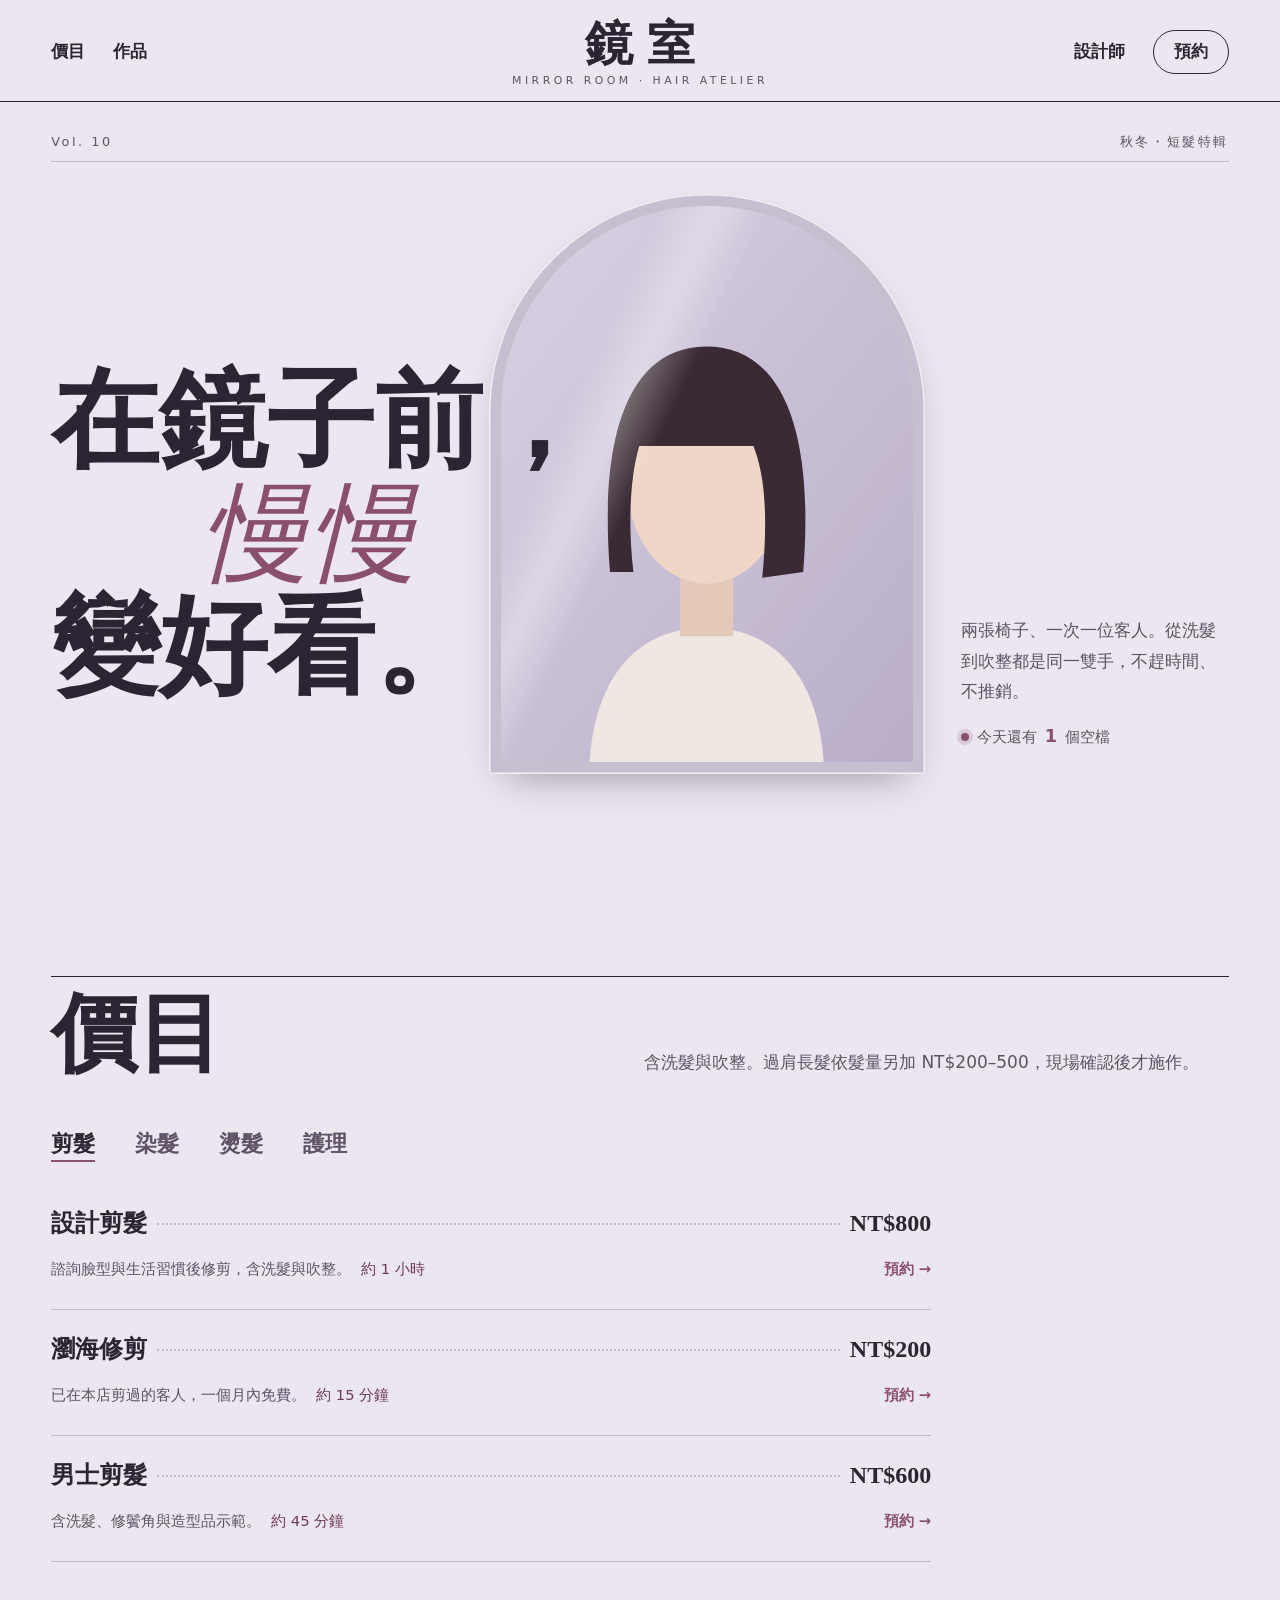
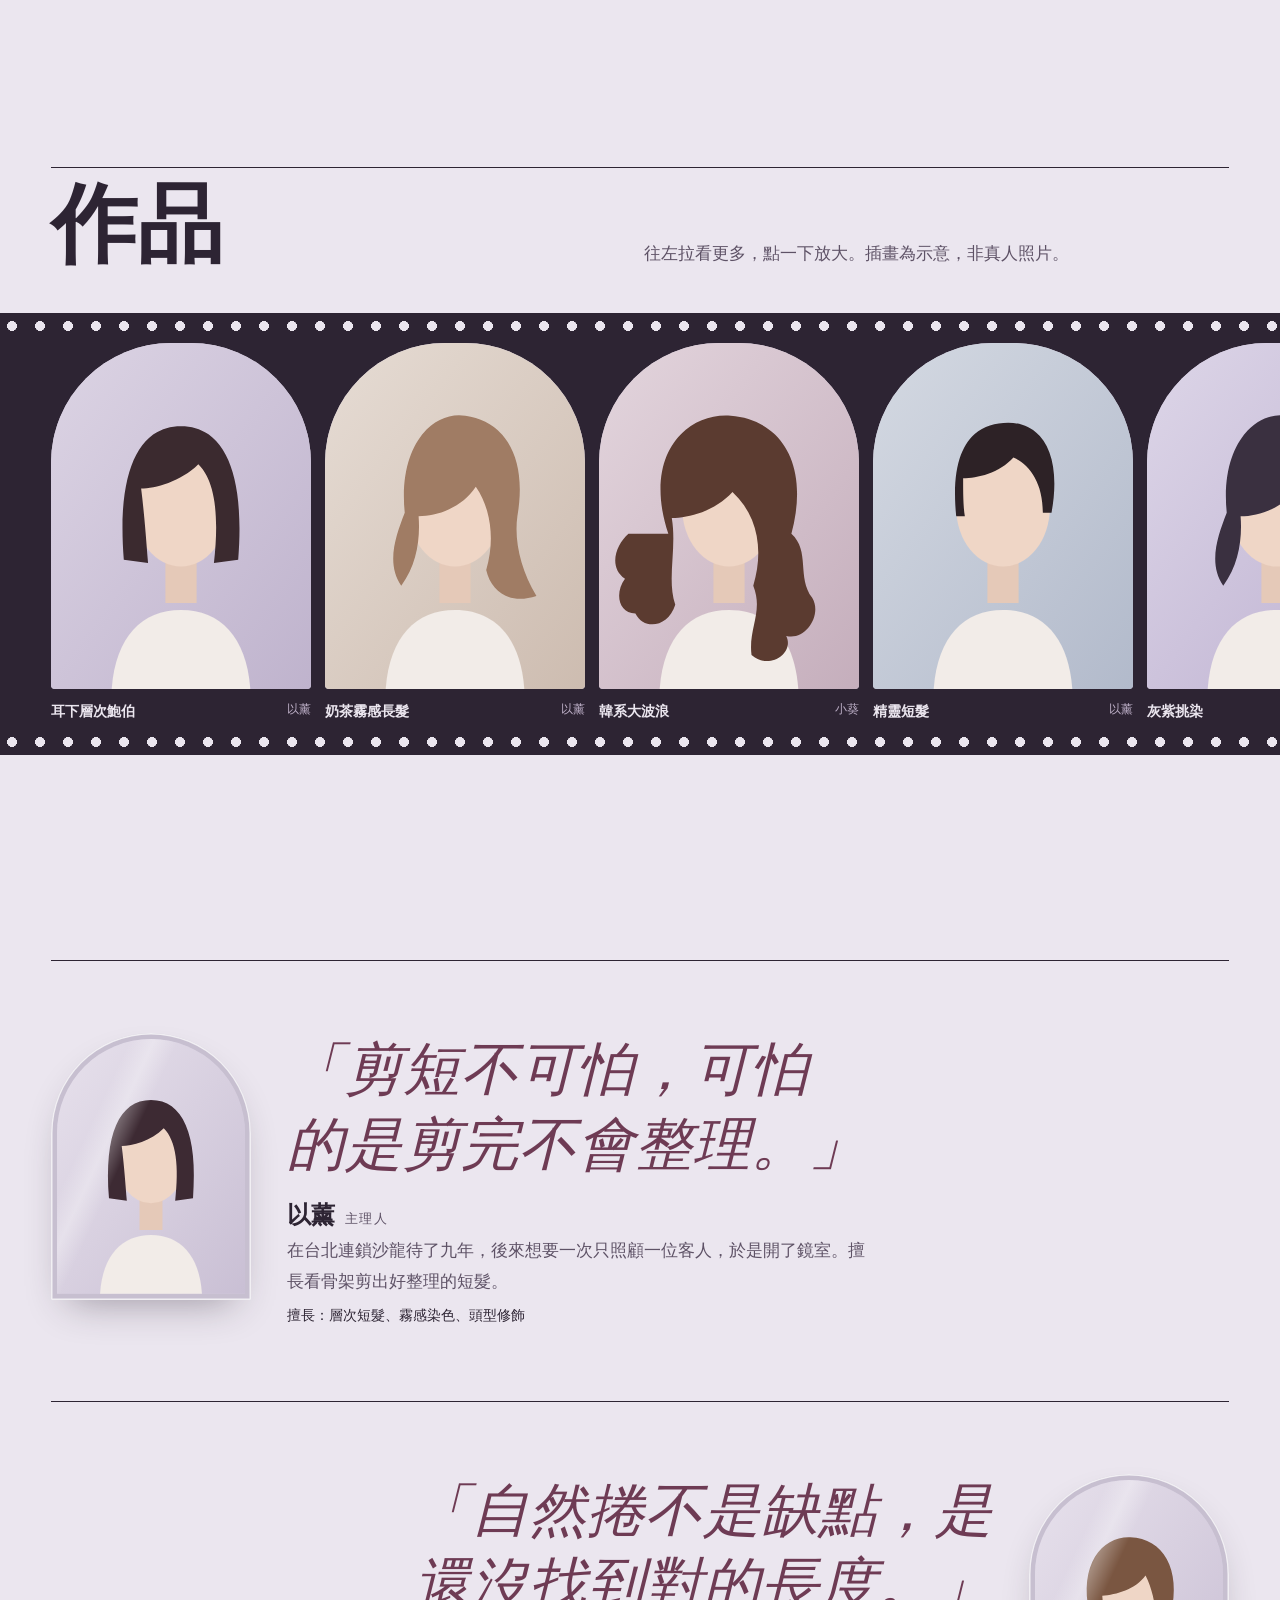
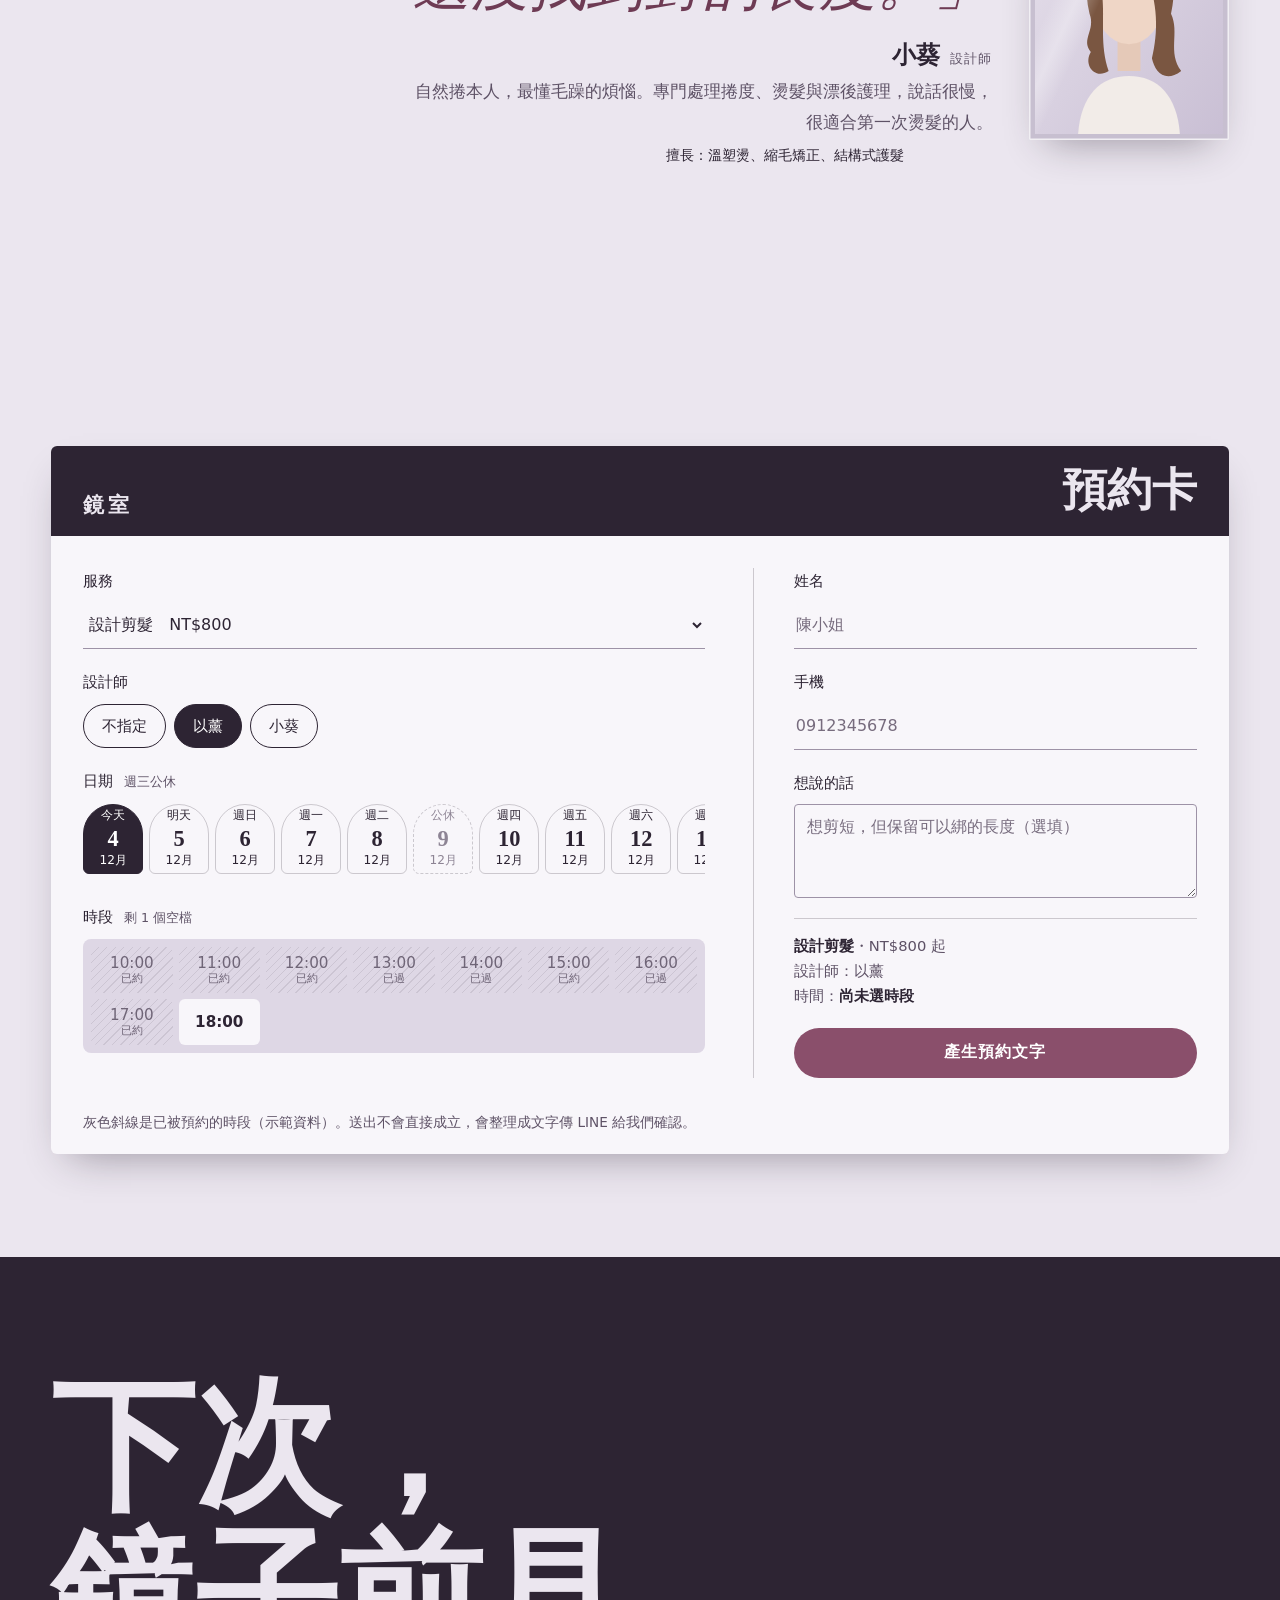
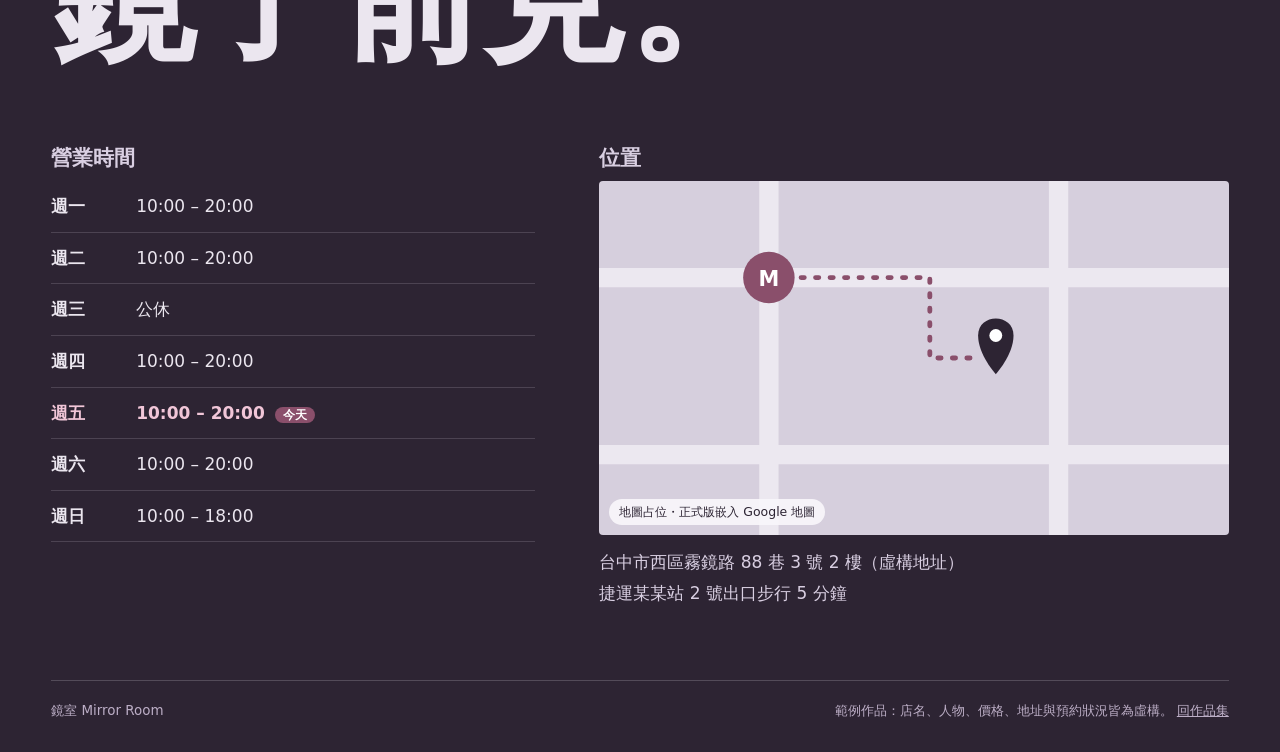
<file: 02-salon/index.html>
<!doctype html>
<html lang="zh-Hant-TW">
<head>
<meta charset="utf-8">
<meta name="viewport" content="width=device-width, initial-scale=1, viewport-fit=cover">
<title>鏡室 Mirror Room｜個人髮藝工作室預約</title>
<meta name="description" content="鏡室 Mirror Room：一對一個人髮藝工作室，線上查看價目、作品與空檔，一鍵傳 LINE 預約。（範例作品）">
<meta name="theme-color" content="#e4dee9">
<link rel="preconnect" href="https://fonts.googleapis.com">
<link rel="preconnect" href="https://fonts.gstatic.com" crossorigin>
<link href="https://fonts.googleapis.com/css2?family=Chiron+Sung+HK:ital,wght@0,400;0,600;0,800;1,400&family=Noto+Sans+TC:wght@400;500;700&display=swap" rel="stylesheet">
<link rel="stylesheet" href="style.css">
</head>
<body>
<!--
THESIS: 工作室最重要的物件是那面鏡子，而介紹它的方式是一本髮型雜誌：置中刊頭、拆兩邊的目錄式導覽、橫向底片條作品、排版過的價目、訪談式的設計師頁。拒絕粉紅花朵＋圓角卡片的美容模板。
OWN-WORLD: 霧紫灰紙面、單色拱形鏡框、深梅紫墨色、梅紅一個重點色；Chiron Sung HK 宋體當刊頭與大標、思源黑體內文；細線與點點引線。
STORY: 打開雜誌封面 → 翻到價目 → 拉一排作品 → 讀兩位設計師的訪談 → 在預約卡上選時段傳 LINE。
FIRST VIEWPORT: 置中刊頭「鏡室」兩邊分列導覽；封面是一面大拱鏡，宋體大標壓在鏡框上，旁邊是期數與今日空檔；手機右上膠囊開全螢幕選單、底部浮動「預約」膠囊。
FORM: 沙龍鏡面工作台 × 髮型雜誌（rework：結構改為雜誌刊頭 + 全螢幕選單 + 底片條）；seed key 9fa69c37。
FINISH: unreviewed and undocumented is unfinished; this build ends with the finish review, the verdict, DESIGN.md, and every shipping raster carrying its provenance
-->
<a class="skip" href="#booking">跳到預約</a>

<header class="masthead">
  <nav class="mast-nav mast-left" aria-label="主選單左">
    <a href="#services">價目</a>
    <a href="#works">作品</a>
  </nav>
  <a class="mast-logo" href="#top"><span class="mast-zh">鏡室</span><span class="mast-en">Mirror Room · Hair Atelier</span></a>
  <nav class="mast-nav mast-right" aria-label="主選單右">
    <a href="#team">設計師</a>
    <a href="#booking" class="mast-cta">預約</a>
  </nav>
  <button class="menu-pill" id="menuBtn" type="button" aria-expanded="false" aria-controls="menu">選單</button>
</header>

<div class="menu" id="menu" hidden>
  <nav aria-label="全螢幕選單">
    <a href="#services">價目</a>
    <a href="#works">作品</a>
    <a href="#team">設計師</a>
    <a href="#booking">預約</a>
    <a href="#visit">交通</a>
  </nav>
  <p class="menu-foot">台中市西區霧鏡路 88 巷 3 號 2 樓（虛構）<br>週三公休</p>
</div>

<main id="top">
  <section class="cover">
    <p class="cover-meta"><span>Vol. 10</span><span>秋冬・短髮特輯</span></p>
    <div class="cover-mirror mirror" aria-hidden="true">
      <div class="mirror-glass">
        <svg viewBox="0 0 300 380" preserveAspectRatio="xMidYMax slice">
          <defs><linearGradient id="hp-bg" x1="0" y1="0" x2="1" y2="1"><stop offset="0" stop-color="#d9d2e3"/><stop offset="1" stop-color="#b9adc8"/></linearGradient></defs>
          <rect width="300" height="380" fill="url(#hp-bg)"/>
          <path d="M70 380c4-60 34-92 80-92s76 32 80 92z" fill="#efe7e2"/>
          <path d="M132 250h36v44h-36z" fill="#e5c9b8"/>
          <ellipse cx="150" cy="190" rx="54" ry="68" fill="#efd6c6"/>
          <path d="M84 250C76 150 100 96 150 96s74 54 66 154l-28 4c4-40 2-70-6-90H104c-6 20-8 52-4 86z" fill="#3a2a33"/>
        </svg>
      </div>
    </div>
    <h1 class="cover-title"><span>在鏡子前，</span><span>慢慢</span><span>變好看。</span></h1>
    <div class="cover-side">
      <p>兩張椅子、一次一位客人。從洗髮到吹整都是同一雙手，不趕時間、不推銷。</p>
      <p class="today-line" id="todayLine">今天還有 <strong>—</strong> 個空檔</p>
    </div>
  </section>

  <section id="services" class="services">
    <header class="sec-head"><h2>價目</h2><p>含洗髮與吹整。過肩長髮依髮量另加 NT$200–500，現場確認後才施作。</p></header>
    <div class="tabs" role="tablist" aria-label="服務分類" id="tabs"></div>
    <div class="price-panel" role="tabpanel" id="pricePanel" tabindex="0"></div>
  </section>

  <section id="works" class="works">
    <header class="sec-head"><h2>作品</h2><p>往左拉看更多，點一下放大。插畫為示意，非真人照片。</p></header>
    <ul class="film" id="gallery"></ul>
  </section>

  <section id="team" class="team">
    <h2 class="sr">設計師</h2>
    <div id="teamGrid"></div>
  </section>

  <section id="booking" class="booking">
    <form class="appt" id="bookForm" novalidate>
      <header class="appt-head">
        <p class="appt-brand">鏡室</p>
        <h2>預約卡</h2>
      </header>
      <div class="appt-grid">
        <div class="appt-col">
          <label>服務<select id="fService"></select></label>
          <fieldset class="seg"><legend>設計師</legend><div class="seg-row" id="fDesigner"></div></fieldset>
          <fieldset class="seg"><legend>日期 <small>週三公休</small></legend><div class="date-strip" id="fDates"></div></fieldset>
          <fieldset class="seg"><legend>時段 <small id="slotHint"></small></legend><div class="slots" id="fSlots"></div></fieldset>
        </div>
        <div class="appt-col appt-side">
          <label>姓名<input id="fName" autocomplete="name" placeholder="陳小姐"></label>
          <label>手機<input id="fPhone" type="tel" inputmode="tel" autocomplete="tel" placeholder="0912345678"></label>
          <label>想說的話<textarea id="fNote" rows="3" placeholder="想剪短，但保留可以綁的長度（選填）"></textarea></label>
          <div class="book-summary" id="bookSummary" aria-live="polite"></div>
          <p class="error" id="error" role="alert"></p>
          <button class="btn-plum" type="submit">產生預約文字</button>
        </div>
      </div>
      <p class="appt-note">灰色斜線是已被預約的時段（示範資料）。送出不會直接成立，會整理成文字傳 LINE 給我們確認。</p>
    </form>
    <div class="result" id="result" hidden tabindex="-1">
      <h3>預約文字已整理好</h3>
      <pre id="resultText"></pre>
      <div class="result-actions">
        <button type="button" class="btn-ink" id="copyBtn">複製文字</button>
        <a class="btn-line" id="lineBtn" href="#" target="_blank" rel="noopener">傳到 LINE</a>
      </div>
      <p class="copied" id="copied" role="status"></p>
    </div>
  </section>
</main>

<footer id="visit" class="foot">
  <p class="foot-big">下次，<br>鏡子前見。</p>
  <div class="foot-cols">
    <div>
      <h2>營業時間</h2>
      <table><caption class="sr">每週營業時間</caption><tbody id="hoursBody"></tbody></table>
    </div>
    <div>
      <h2>位置</h2>
      <div class="map-box" role="img" aria-label="地圖占位：工作室位於捷運站出口步行約五分鐘">
        <svg viewBox="0 0 400 220" preserveAspectRatio="xMidYMid slice" aria-hidden="true">
          <rect width="400" height="220" fill="#d6cfdd"/>
          <g stroke="#ece8f0" stroke-width="12" fill="none"><path d="M-10 60h420"/><path d="M-10 170h420"/><path d="M110-10v240"/><path d="M290-10v240"/></g>
          <path d="M130 60h80v50h30" stroke="#8a4f6b" stroke-width="3" stroke-dasharray="2 7" stroke-linecap="round" fill="none"/>
          <circle cx="110" cy="60" r="16" fill="#8a4f6b"/><text x="110" y="65" text-anchor="middle" fill="#fff" font-size="13" font-weight="700">M</text>
          <path d="M240 96c0-14 22-14 22 0 0 12-11 24-11 24s-11-12-11-24z" fill="#2d2433"/><circle cx="251" cy="96" r="4" fill="#fff"/>
        </svg>
        <p class="map-label">地圖占位・正式版嵌入 Google 地圖</p>
      </div>
      <address>台中市西區霧鏡路 88 巷 3 號 2 樓（虛構地址）<br>捷運某某站 2 號出口步行 5 分鐘</address>
    </div>
  </div>
  <p class="foot-demo"><span>鏡室 Mirror Room</span><span>範例作品：店名、人物、價格、地址與預約狀況皆為虛構。 <a data-back href="../">回作品集</a></span></p>
</footer>

<a class="float-pill" href="#booking" id="floatPill"><span id="dockInfo">預約空檔</span></a>

<dialog class="lightbox" id="lightbox" aria-label="作品放大檢視">
  <button class="lb-close" type="button" id="lbClose" aria-label="關閉"><svg viewBox="0 0 24 24" aria-hidden="true"><path d="M5 5l14 14M19 5L5 19" stroke="currentColor" stroke-width="2"/></svg></button>
  <div class="lb-frame mirror"><div class="mirror-glass" id="lbArt"></div></div>
  <p class="lb-caption" id="lbCaption"></p>
  <div class="lb-nav">
    <button type="button" id="lbPrev" aria-label="上一張"><svg viewBox="0 0 24 24" aria-hidden="true"><path d="M15 5l-7 7 7 7" stroke="currentColor" stroke-width="2" fill="none"/></svg></button>
    <span id="lbCount"></span>
    <button type="button" id="lbNext" aria-label="下一張"><svg viewBox="0 0 24 24" aria-hidden="true"><path d="M9 5l7 7-7 7" stroke="currentColor" stroke-width="2" fill="none"/></svg></button>
  </div>
</dialog>

<script src="script.js"></script>
<script src="../assets/back.js"></script>
</body>
</html>
</file>
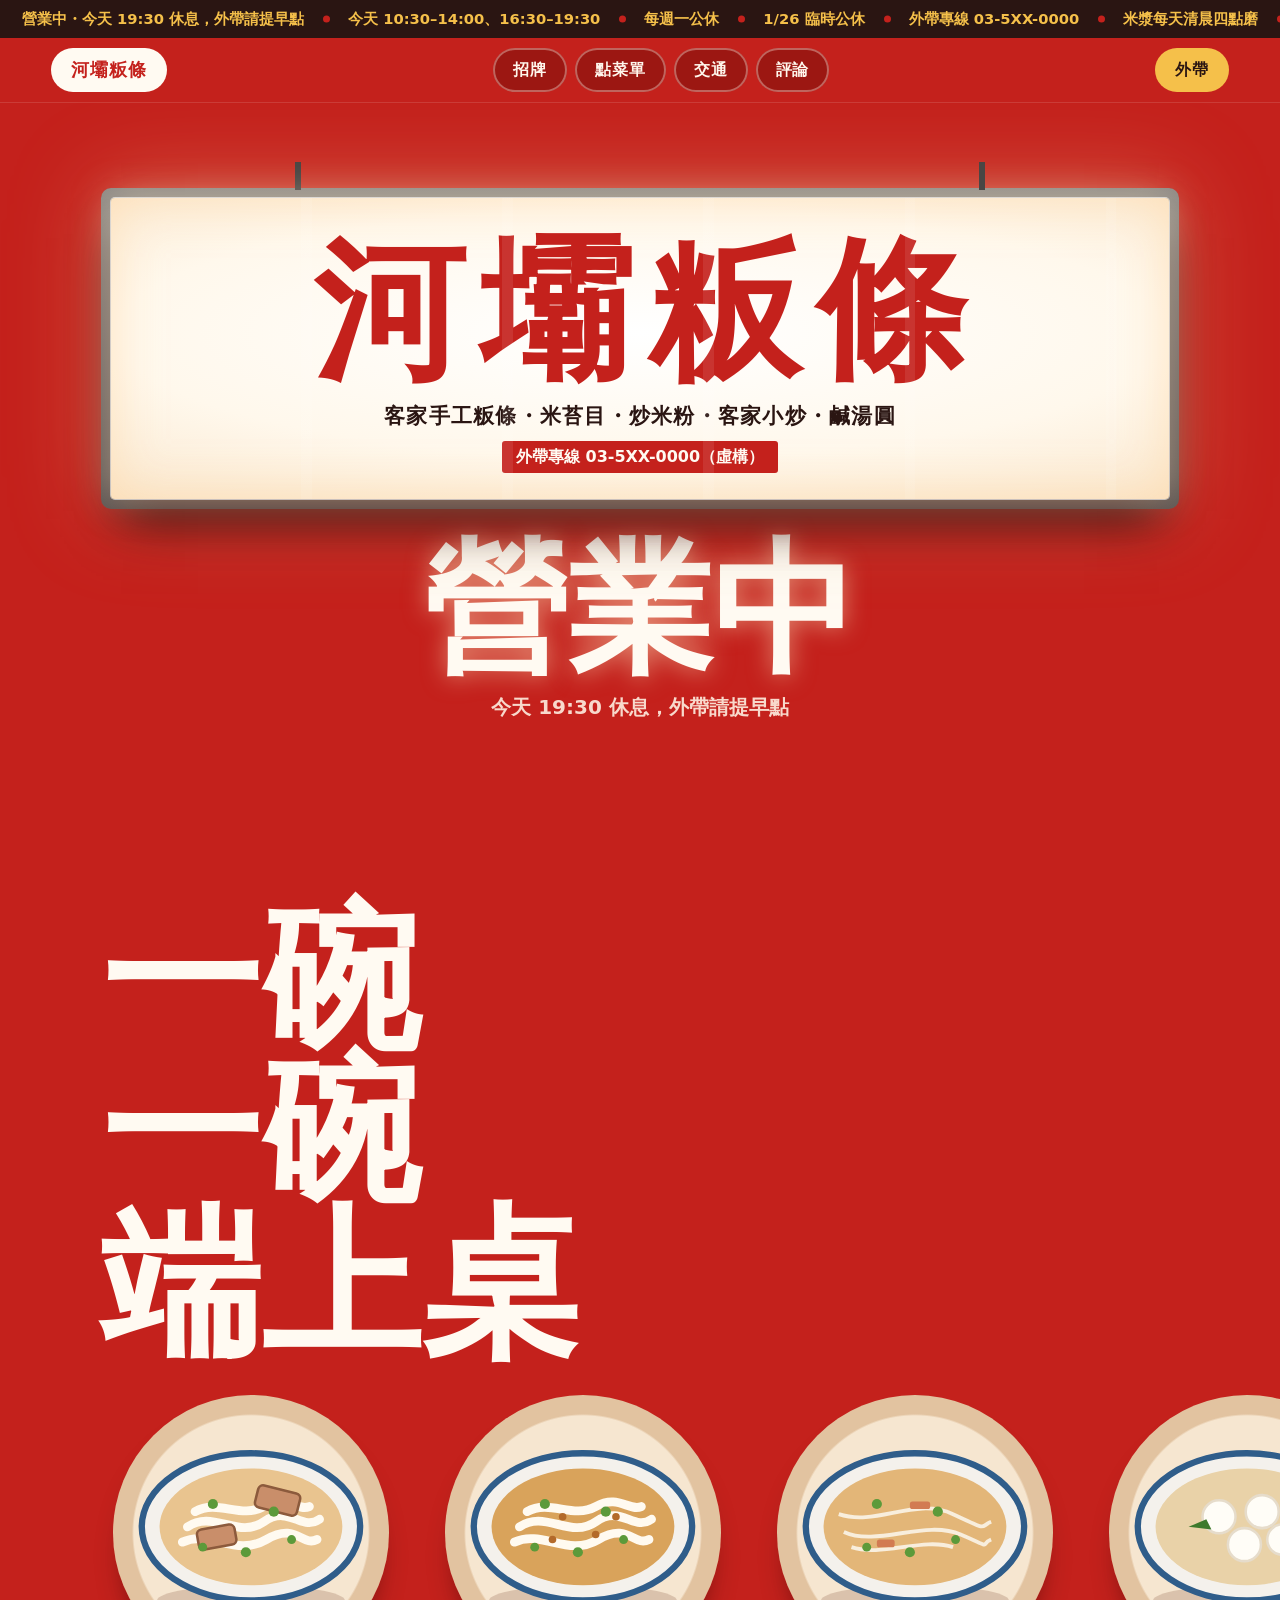
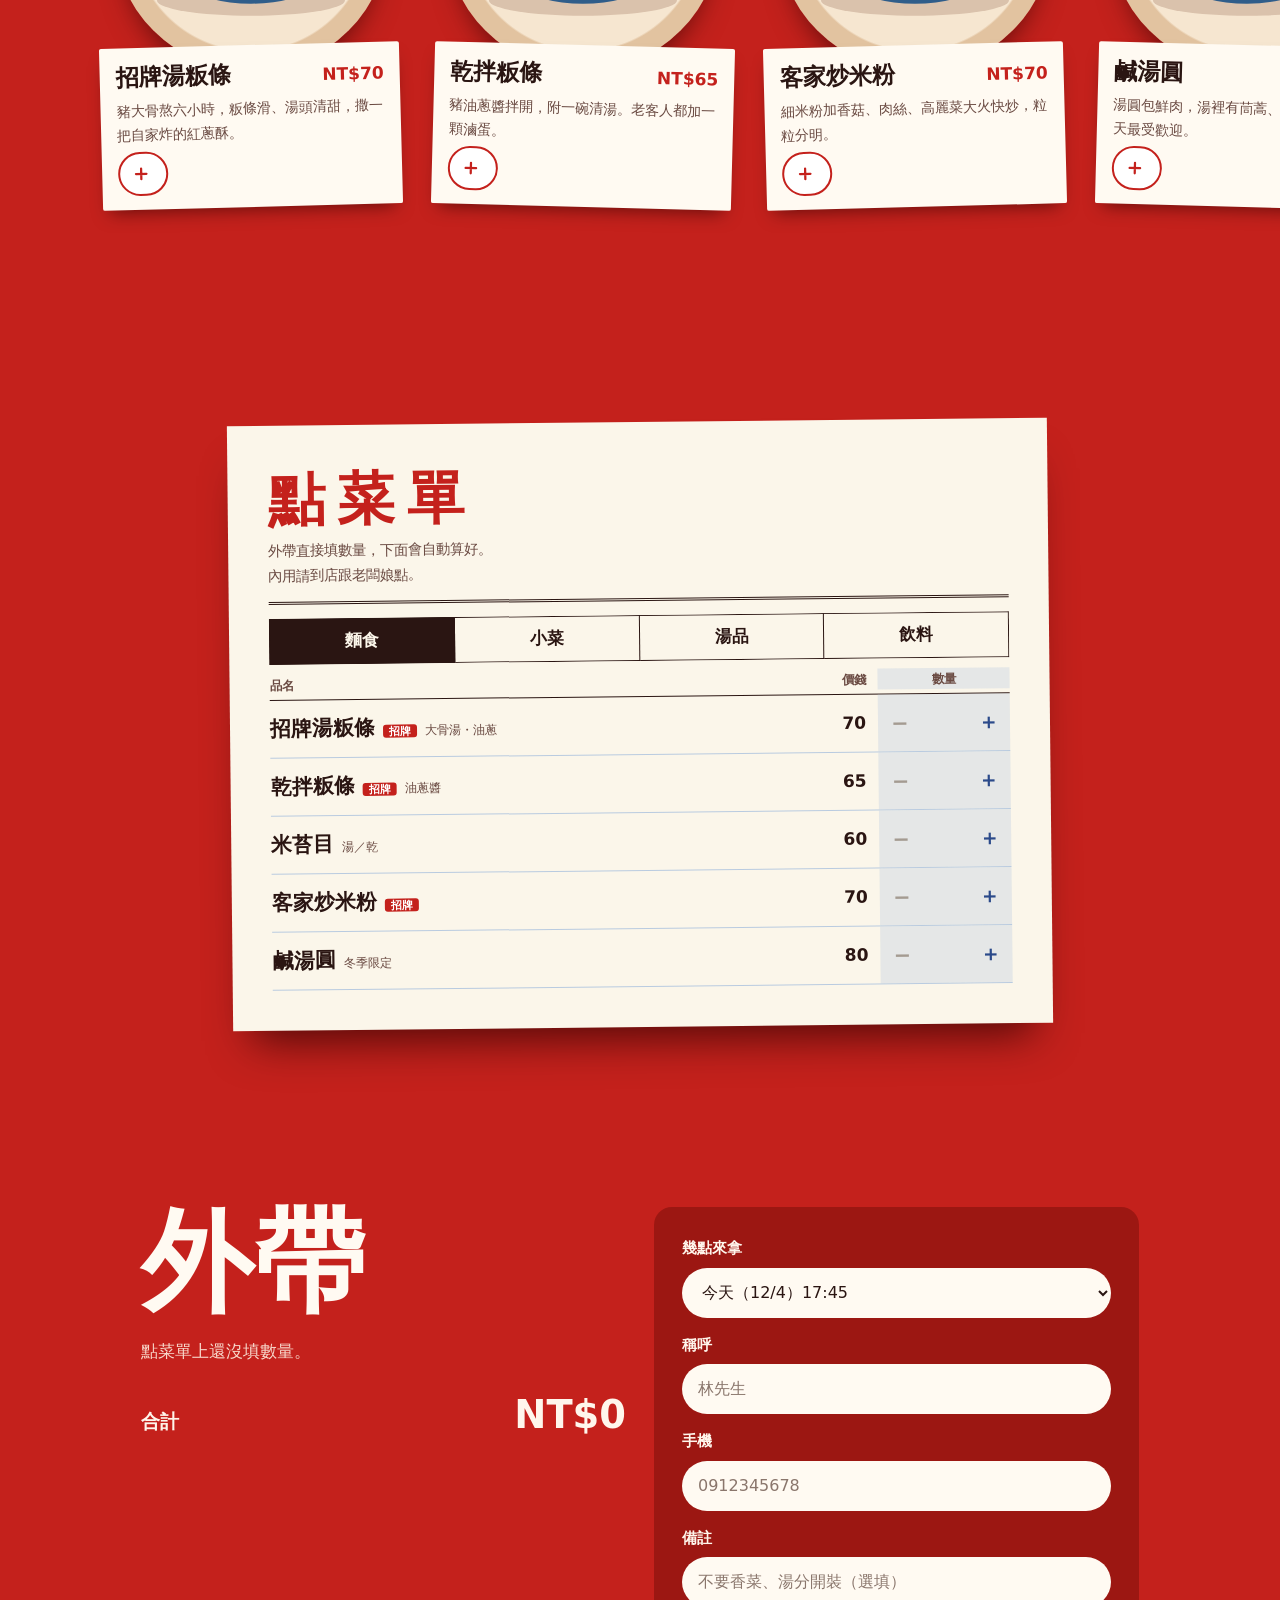
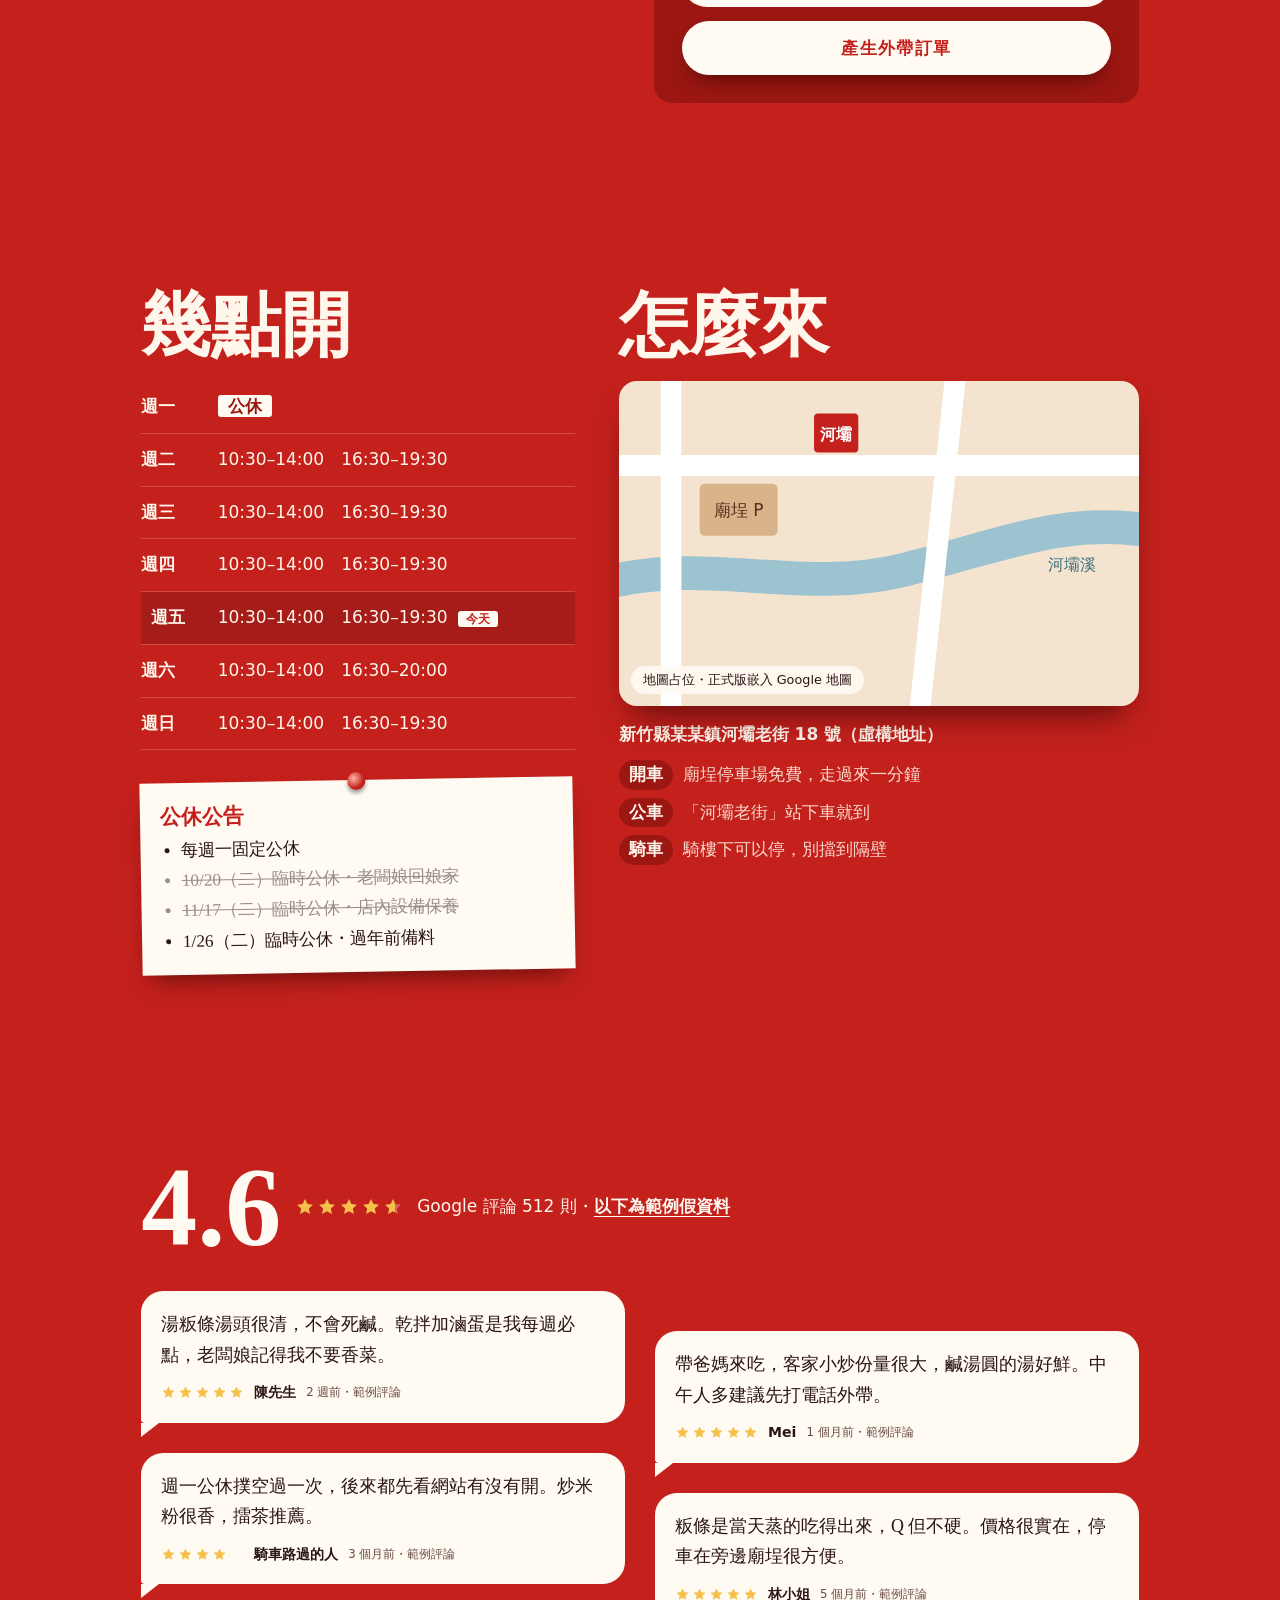
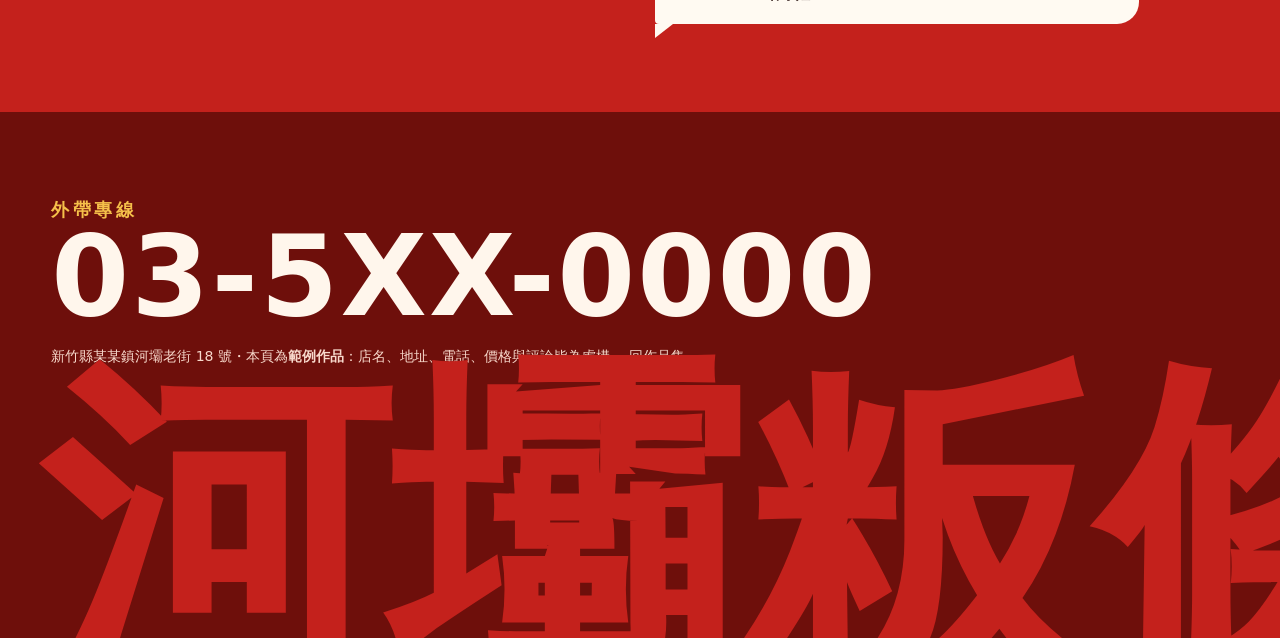
<file: 03-hakka-noodles/index.html>
<!doctype html>
<html lang="zh-Hant-TW">
<head>
<meta charset="utf-8">
<meta name="viewport" content="width=device-width, initial-scale=1, viewport-fit=cover">
<title>河壩粄條｜客家麵食小吃</title>
<meta name="description" content="河壩粄條：在地三十年客家粄條小吃，看今天有沒有開、菜單價格、外帶點餐傳 LINE。（範例作品）">
<meta name="theme-color" content="#9c1712">
<link rel="preconnect" href="https://fonts.googleapis.com">
<link rel="preconnect" href="https://fonts.gstatic.com" crossorigin>
<link href="https://fonts.googleapis.com/css2?family=LXGW+WenKai+TC:wght@400;700&family=Noto+Sans+TC:wght@400;500;700;900&display=swap" rel="stylesheet">
<link rel="stylesheet" href="style.css">
</head>
<body>
<!--
THESIS: 小吃店最誠實的介面是門口那塊壓克力燈箱加一張點菜單——燈亮就是有開，菜單就是購物車。頂部跑馬燈即時播營業狀態，粗膠囊按鈕當導覽，菜單是一張可以直接填數量的點菜單。拒絕美食部落格式的大圖＋卡片官網。
OWN-WORLD: 招牌紅滿版當底、當字、當按鈕；白色壓克力燈箱與紅色粗楷；點菜單的米白紙、藍色格線與手寫數量；霞鶩文楷粗體當招牌字，思源黑體當內文。
STORY: 跑馬燈先告訴你現在開沒開 → 燈箱與巨大的狀態字確認 → 滑過一碗碗招牌 → 在點菜單上直接填數量 → 選取餐時間傳 LINE。
FIRST VIEWPORT: 頂部紅黑跑馬燈；下方一排粗膠囊導覽；整面燈箱招牌；燈箱下面是巨大的「營業中／休息中」；手機右下角圓形外帶按鈕帶數量。
FORM: 壓克力燈箱招牌 × 點菜單（rework：跑馬燈公告列 + 膠囊導覽 + 點菜單即購物車）；seed key b5bf161d。
FINISH: unreviewed and undocumented is unfinished; this build ends with the finish review, the verdict, DESIGN.md, and every shipping raster carrying its provenance
-->
<a class="skip" href="#menu">跳到菜單</a>

<div class="ticker" aria-live="off">
  <div class="ticker-track" id="ticker"><span>河壩粄條</span></div>
</div>

<nav class="pills" aria-label="主選單">
  <a class="pill pill-brand" href="#top">河壩粄條</a>
  <a class="pill" href="#signature">招牌</a>
  <a class="pill" href="#menu">點菜單</a>
  <a class="pill" href="#visit">交通</a>
  <a class="pill" href="#reviews">評論</a>
  <a class="pill pill-hot" href="#takeout">外帶</a>
</nav>

<main id="top">
  <section class="hero">
    <div class="sign" id="sign">
      <div class="sign-face">
        <h1 class="sign-name"><span>河</span><span>壩</span><span>粄</span><span>條</span></h1>
        <p class="sign-items">客家手工粄條・米苔目・炒米粉・客家小炒・鹹湯圓</p>
        <p class="sign-tel">外帶專線 03-5XX-0000（虛構）</p>
      </div>
      <div class="closed-note" id="closedNote" aria-hidden="true"><span>今日公休</span><small>明天見！</small></div>
    </div>
    <div class="status" id="status" role="status">
      <p class="status-big" id="statusMain">確認中…</p>
      <p class="status-sub" id="statusSub"></p>
    </div>
  </section>

  <section id="signature" class="signature">
    <h2 class="poster-h">一碗<br>一碗<br>端上桌</h2>
    <ul class="bowls" id="rail"></ul>
  </section>

  <section id="menu" class="menu">
    <div class="order-sheet">
      <header class="sheet-head">
        <h2>點菜單</h2>
        <p>外帶直接填數量，下面會自動算好。<br>內用請到店跟老闆娘點。</p>
      </header>
      <div class="sheet-tabs" role="tablist" aria-label="菜單分類" id="tabs"></div>
      <div class="sheet-cols" aria-hidden="true"><span>品名</span><span>價錢</span><span>數量</span></div>
      <ul class="sheet-rows" id="menuList" role="tabpanel" tabindex="0"></ul>
    </div>
  </section>

  <section id="takeout" class="takeout">
    <div class="takeout-sum">
      <h2>外帶</h2>
      <ul class="tally" id="cart"></ul>
      <p class="cart-empty" id="cartEmpty">點菜單上還沒填數量。</p>
      <p class="total">合計 <strong id="total">NT$0</strong></p>
    </div>
    <form class="takeout-form" id="orderForm" novalidate>
      <label>幾點來拿<select id="pickTime"></select></label>
      <label>稱呼<input id="oName" autocomplete="name" placeholder="林先生"></label>
      <label>手機<input id="oPhone" type="tel" inputmode="tel" autocomplete="tel" placeholder="0912345678"></label>
      <label>備註<input id="oNote" placeholder="不要香菜、湯分開裝（選填）"></label>
      <p class="error" id="error" role="alert"></p>
      <button class="btn-white" type="submit">產生外帶訂單</button>
    </form>
    <div class="result" id="result" hidden tabindex="-1">
      <h3>訂單文字好了，傳給老闆娘</h3>
      <pre id="resultText"></pre>
      <div class="result-actions">
        <button type="button" class="btn-ink" id="copyBtn">複製文字</button>
        <a class="btn-line" id="lineBtn" href="#" target="_blank" rel="noopener">傳到 LINE</a>
      </div>
      <p class="copied" id="copied" role="status"></p>
    </div>
  </section>

  <section id="visit" class="visit">
    <div class="hours-board">
      <h2>幾點開</h2>
      <table><caption class="sr">每週營業時間</caption><tbody id="hoursBody"></tbody></table>
      <div class="notice" id="notice">
        <span class="pin" aria-hidden="true"></span>
        <h3>公休公告</h3>
        <ul id="noticeList"></ul>
      </div>
    </div>
    <div class="map-col">
      <h2>怎麼來</h2>
      <div class="map-box" role="img" aria-label="地圖占位：店在老街口第二間，旁邊有廟埕停車場">
        <svg viewBox="0 0 400 260" preserveAspectRatio="xMidYMid slice" aria-hidden="true">
          <rect width="400" height="260" fill="#f3e3cf"/>
          <path d="M-10 160c80-20 150 10 230-10s120-40 190-30" stroke="#9cc3cf" stroke-width="26" fill="none"/>
          <g stroke="#fff" stroke-width="16" fill="none" stroke-linecap="round"><path d="M40-10v280"/><path d="M-10 70h420"/><path d="M260-10l-30 280"/></g>
          <rect x="62" y="84" width="60" height="40" rx="4" fill="#d9b48a"/><text x="92" y="109" text-anchor="middle" font-size="13" fill="#5b2b1a">廟埕 P</text>
          <rect x="150" y="30" width="34" height="30" rx="3" fill="#c4211c"/><text x="167" y="50" text-anchor="middle" font-size="12" fill="#fff" font-weight="700">河壩</text>
          <text x="330" y="150" font-size="12" fill="#3f6f7d">河壩溪</text>
        </svg>
        <p class="map-label">地圖占位・正式版嵌入 Google 地圖</p>
      </div>
      <address>新竹縣某某鎮河壩老街 18 號（虛構地址）</address>
      <ul class="how">
        <li><strong>開車</strong>廟埕停車場免費，走過來一分鐘</li>
        <li><strong>公車</strong>「河壩老街」站下車就到</li>
        <li><strong>騎車</strong>騎樓下可以停，別擋到隔壁</li>
      </ul>
    </div>
  </section>

  <section id="reviews" class="reviews">
    <div class="rating">
      <strong>4.6</strong>
      <span class="stars" id="avgStars" role="img" aria-label="五顆星中的 4.6 顆"></span>
      <span>Google 評論 512 則・<em>以下為範例假資料</em></span>
    </div>
    <ul class="bubbles" id="reviewList"></ul>
  </section>
</main>

<footer class="foot">
  <p class="foot-tel"><small>外帶專線</small>03-5XX-0000</p>
  <p class="foot-demo">新竹縣某某鎮河壩老街 18 號・本頁為<strong>範例作品</strong>：店名、地址、電話、價格與評論皆為虛構。 <a data-back href="../">回作品集</a></p>
  <p class="foot-name" aria-hidden="true">河壩粄條</p>
</footer>

<a class="fab" href="#takeout" aria-label="外帶點餐"><span>外帶</span><b id="dockCount" hidden>0</b><span class="sr" id="dockTotal"></span></a>

<script src="script.js"></script>
<script src="../assets/back.js"></script>
</body>
</html>
</file>
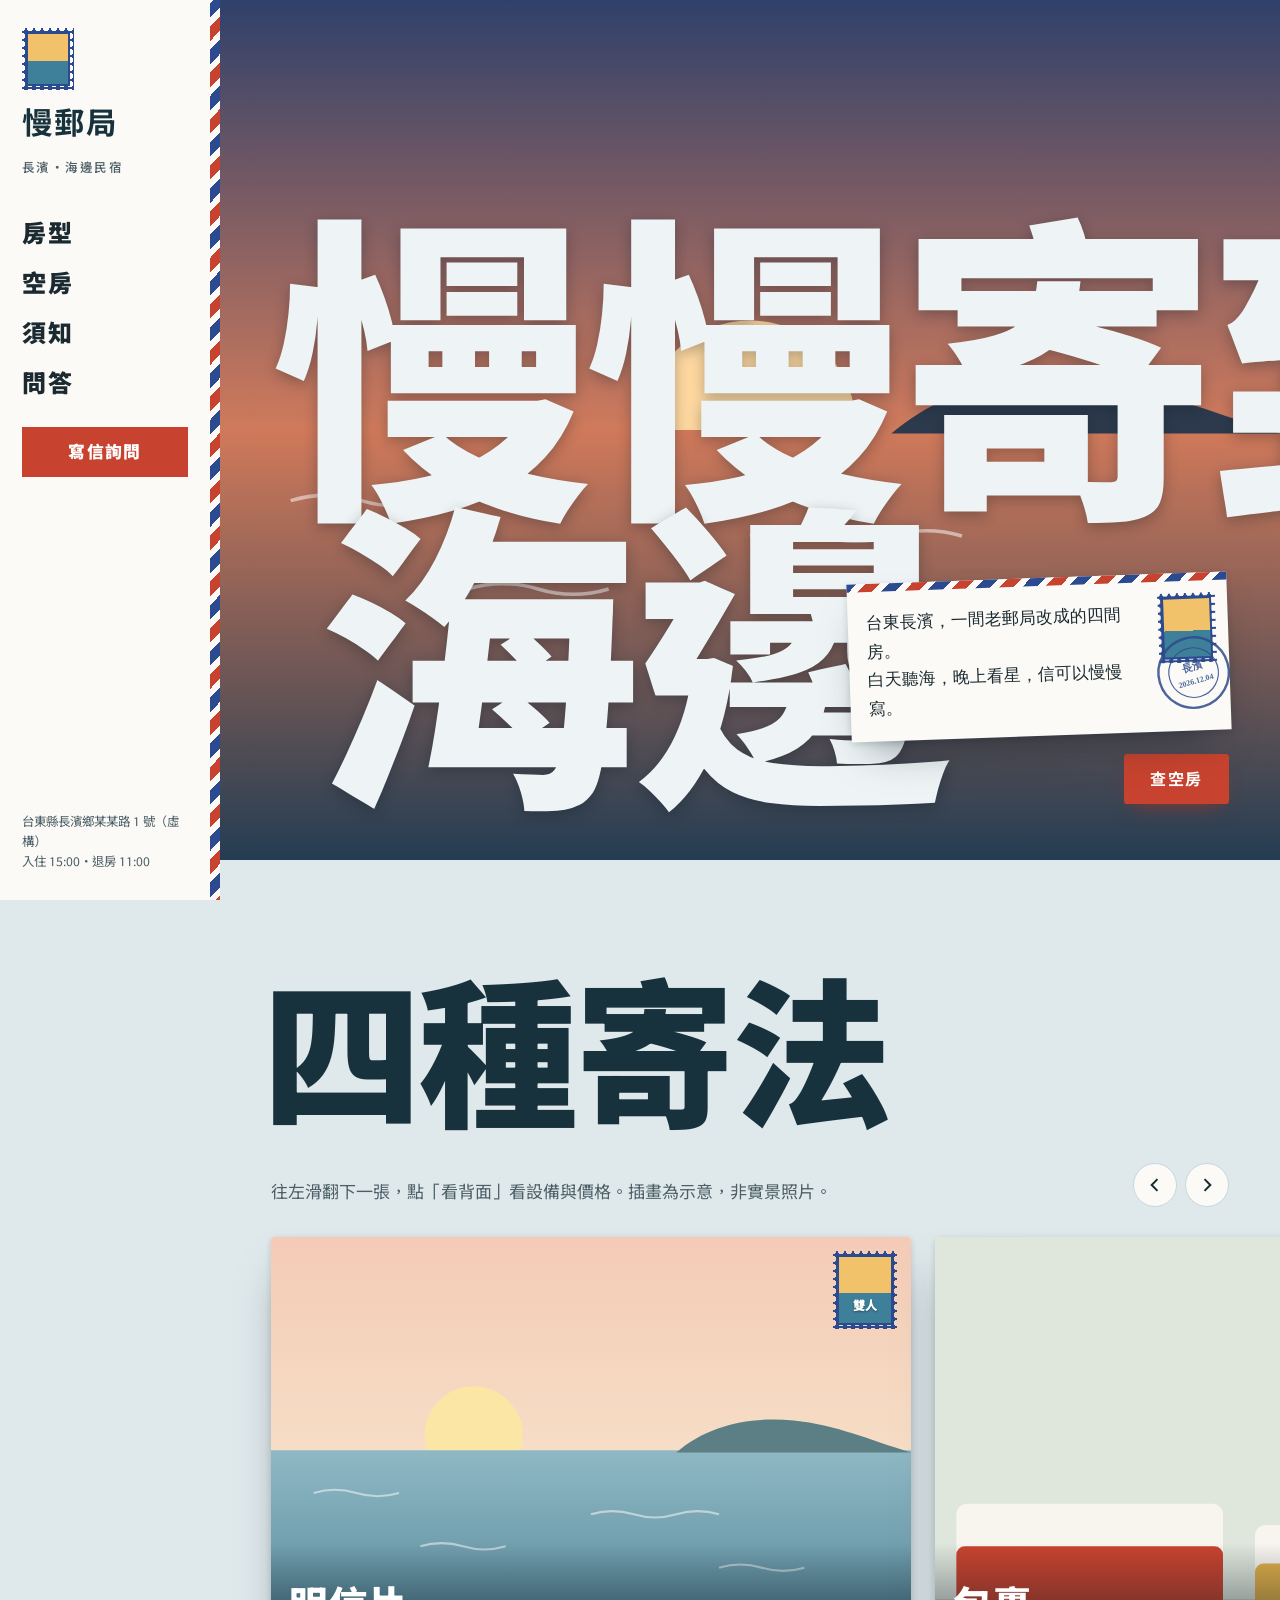
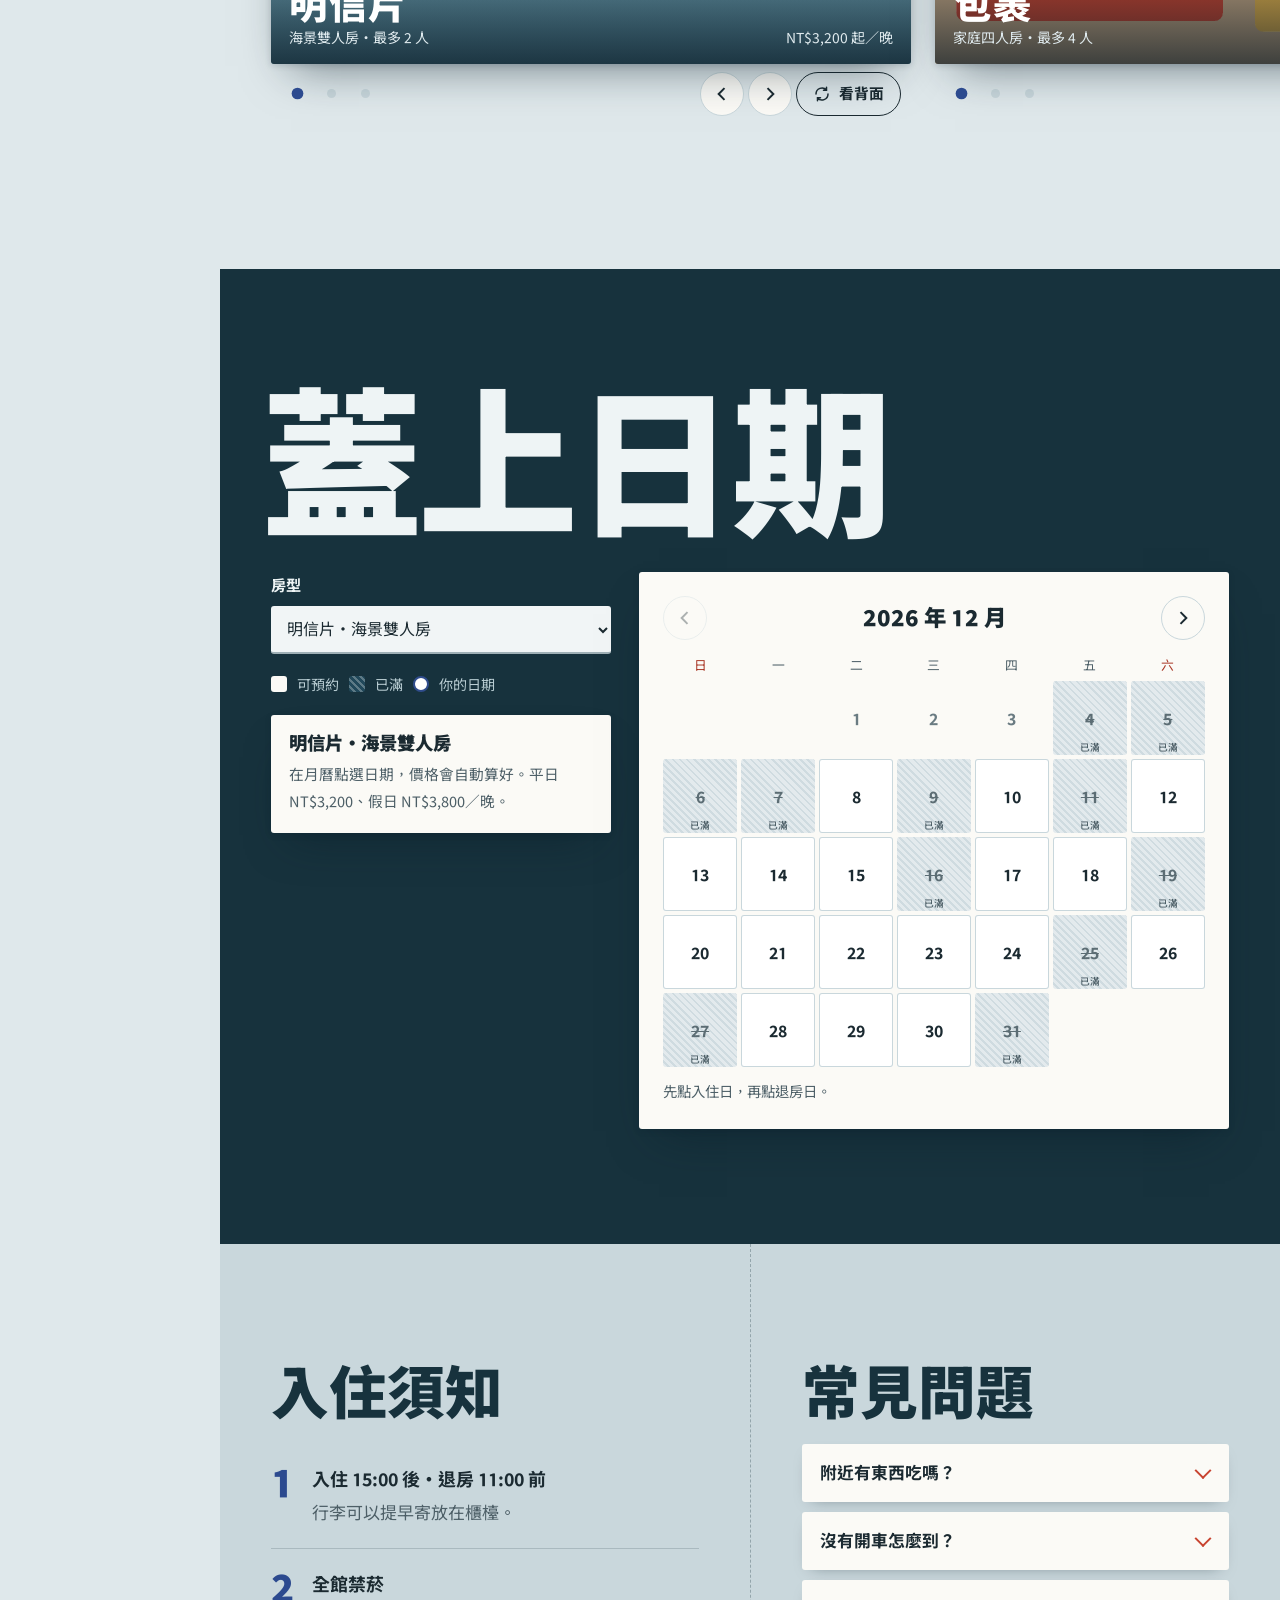
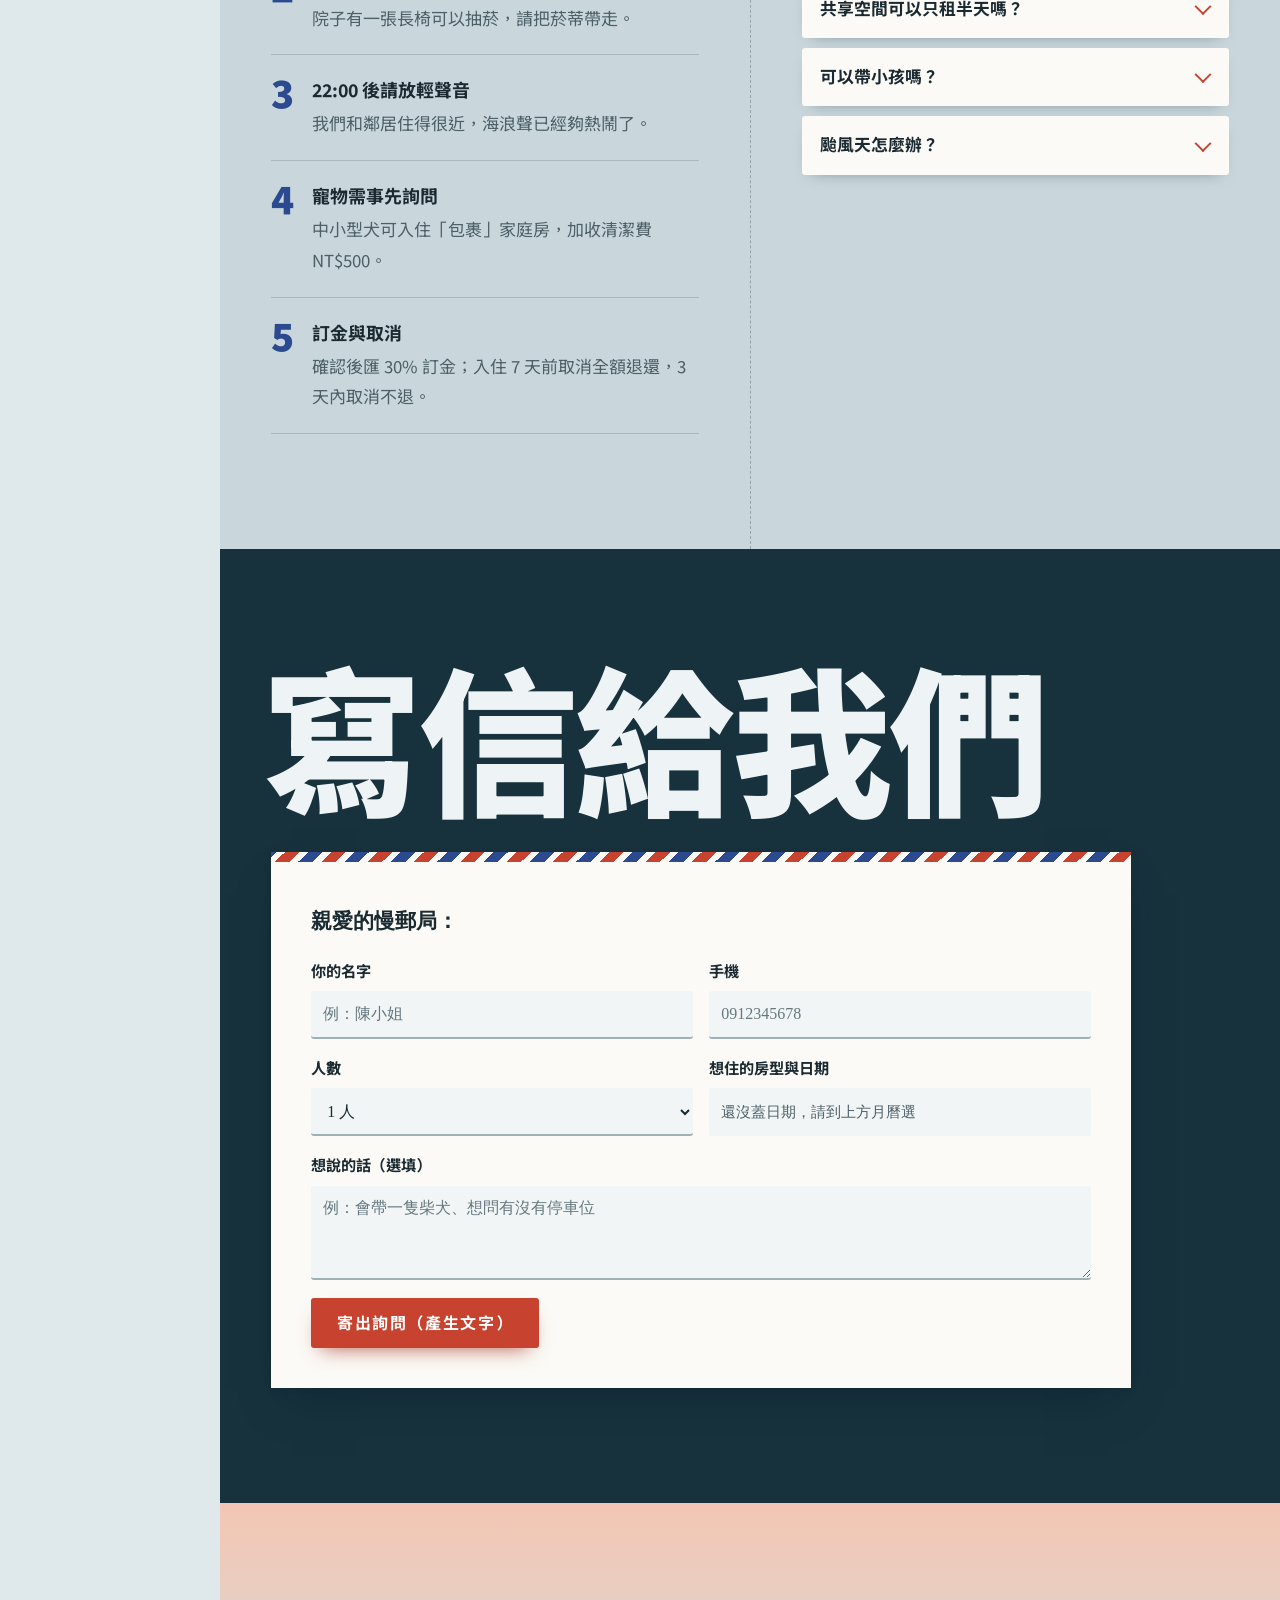
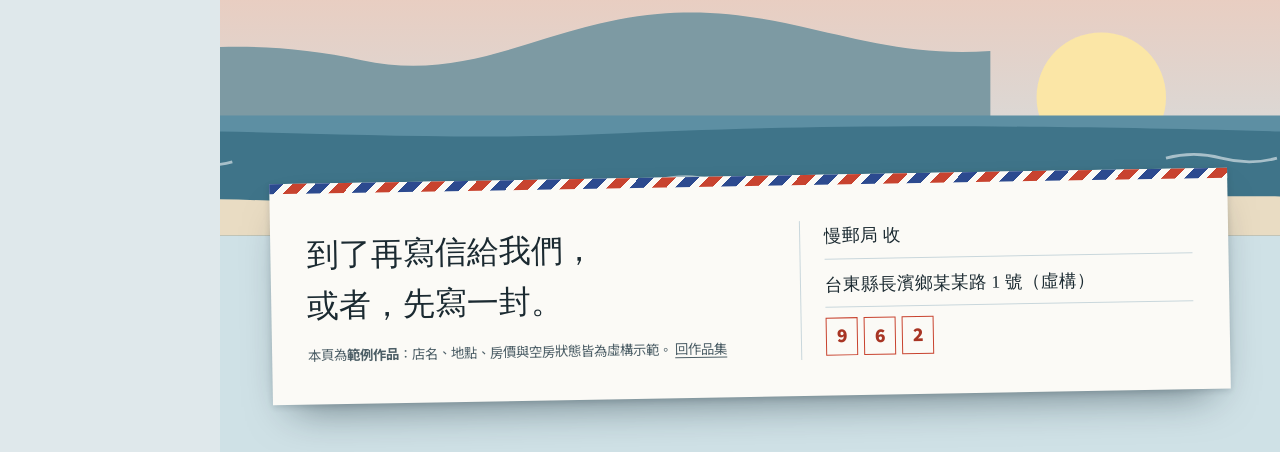
<file: 04-guesthouse/index.html>
<!doctype html>
<html lang="zh-Hant-TW">
<head>
<meta charset="utf-8">
<meta name="viewport" content="width=device-width, initial-scale=1, viewport-fit=cover">
<title>慢郵局｜海邊民宿與共享空間</title>
<meta name="description" content="慢郵局：台東海邊老郵局改建的小民宿與共享工作室。看房型、查空房、自動試算價格，一鍵傳 LINE 詢問。（範例作品）">
<meta name="theme-color" content="#17323d">
<link rel="preconnect" href="https://fonts.googleapis.com">
<link rel="preconnect" href="https://fonts.gstatic.com" crossorigin>
<link href="https://fonts.googleapis.com/css2?family=Chiron+Hei+HK:wght@400;500;700;900&family=LXGW+WenKai+TC:wght@400;700&display=swap" rel="stylesheet">
<link rel="stylesheet" href="style.css">
</head>
<body>
<!--
THESIS: 旅行最後留下來的是一張明信片；每個房型就是一張可翻面的明信片，正面是風景、背面寫設備與價格，選好日期就蓋上郵戳。拒絕「大圖輪播＋白色房型卡」的訂房模板。
OWN-WORLD: 深海藍與霧天藍兩種滿版色塊交替、航空信紅藍斜紋、郵票齒孔、藍色圓形郵戳；Chiron Hei HK 粗黑大標被畫面邊緣切掉，霞鶩文楷當手寫背面。
STORY: 旅人先感受到海，翻看房間正反面，在月曆蓋上入住退房戳，看見價格自己算好，然後傳 LINE 詢問。
FIRST VIEWPORT: 滿版海景插畫，巨大標題「慢慢寄到海邊」溢出右緣被切掉；一張帶郵票與今日郵戳的小明信片壓在左下；主按鈕「查空房」；手機底部固定詢問列。
FORM: 明信片與郵戳（rework：左側直排導覽 + 手機 app 式分頁列 + 房型橫向翻閱 + 海岸插畫頁尾）；seed key 50bc0ade。Raise（Metro 磁磚）：大字被畫面切掉、色塊本身就是內容。
FINISH: unreviewed and undocumented is unfinished; this build ends with the finish review, the verdict, DESIGN.md, and every shipping raster carrying its provenance
-->
<a class="skip" href="#rooms">跳到房型</a>

<nav class="side" aria-label="主選單">
  <a class="side-brand" href="#top"><span class="side-stamp" aria-hidden="true"></span><b>慢郵局</b><small>長濱・海邊民宿</small></a>
  <a href="#rooms">房型</a>
  <a href="#calendar">空房</a>
  <a href="#rules">須知</a>
  <a href="#faq">問答</a>
  <a href="#ask" class="side-cta">寫信詢問</a>
  <p class="side-foot">台東縣長濱鄉某某路 1 號（虛構）<br>入住 15:00・退房 11:00</p>
</nav>
<a class="mob-brand" href="#top">慢郵局</a>

<main id="top">
  <section class="hero">
    <div class="hero-scene" id="heroScene" aria-hidden="true"></div>
    <h1 class="hero-title"><span>慢慢寄到</span><span>海邊<span class="stop">。</span></span></h1>
    <div class="hero-card">
      <div class="postcard-mini">
        <p>台東長濱，一間老郵局改成的四間房。<br>白天聽海，晚上看星，信可以慢慢寫。</p>
        <span class="stamp-mini" aria-hidden="true"></span>
        <span class="postmark" id="heroMark" aria-hidden="true"></span>
      </div>
      <a class="btn btn-red" href="#calendar">查空房</a>
    </div>
  </section>

  <section id="rooms" class="rooms">
    <h2 class="crop-title">四種寄法</h2>
    <div class="rooms-bar">
      <p class="lead">往左滑翻下一張，點「看背面」看設備與價格。插畫為示意，非實景照片。</p>
      <div class="track-arrows">
        <button type="button" class="icon-btn" id="trackPrev" aria-label="上一個房型"><svg viewBox="0 0 24 24" aria-hidden="true"><path d="M15 5l-7 7 7 7" fill="none" stroke="currentColor" stroke-width="2.4"/></svg></button>
        <button type="button" class="icon-btn" id="trackNext" aria-label="下一個房型"><svg viewBox="0 0 24 24" aria-hidden="true"><path d="M9 5l7 7-7 7" fill="none" stroke="currentColor" stroke-width="2.4"/></svg></button>
      </div>
    </div>
    <div class="room-list" id="roomList"></div>
  </section>

  <section id="calendar" class="cal-section">
    <h2 class="crop-title on-dark">蓋上日期</h2>
    <div class="cal-wrap">
      <div class="cal-side">
        <label>房型
          <select id="roomSelect"></select>
        </label>
        <p class="legend"><span class="lg lg-free"></span>可預約<span class="lg lg-full"></span>已滿<span class="lg lg-pick"></span>你的日期</p>
        <div class="quote" id="quote" aria-live="polite"></div>
      </div>
      <div class="cal">
        <div class="cal-head">
          <button type="button" id="prevMonth" aria-label="上個月"><svg viewBox="0 0 24 24" aria-hidden="true"><path d="M15 5l-7 7 7 7" fill="none" stroke="currentColor" stroke-width="2.4"/></svg></button>
          <h3 id="monthLabel"></h3>
          <button type="button" id="nextMonth" aria-label="下個月"><svg viewBox="0 0 24 24" aria-hidden="true"><path d="M9 5l7 7-7 7" fill="none" stroke="currentColor" stroke-width="2.4"/></svg></button>
        </div>
        <div class="cal-dow" aria-hidden="true"><span>日</span><span>一</span><span>二</span><span>三</span><span>四</span><span>五</span><span>六</span></div>
        <div class="cal-grid" id="calGrid" role="grid" aria-label="選擇入住與退房日期"></div>
        <p class="cal-tip" id="calTip">先點入住日，再點退房日。</p>
      </div>
    </div>
  </section>

  <div class="spread">
  <section id="rules" class="rules">
    <h2 class="note-title">入住須知</h2>
    <ol class="rule-list">
      <li><strong>入住 15:00 後・退房 11:00 前</strong>行李可以提早寄放在櫃檯。</li>
      <li><strong>全館禁菸</strong>院子有一張長椅可以抽菸，請把菸蒂帶走。</li>
      <li><strong>22:00 後請放輕聲音</strong>我們和鄰居住得很近，海浪聲已經夠熱鬧了。</li>
      <li><strong>寵物需事先詢問</strong>中小型犬可入住「包裹」家庭房，加收清潔費 NT$500。</li>
      <li><strong>訂金與取消</strong>確認後匯 30% 訂金；入住 7 天前取消全額退還，3 天內取消不退。</li>
    </ol>
  </section>
  <section id="faq" class="faq">
    <h2 class="note-title">常見問題</h2>
    <div class="faq-list">
      <details><summary>附近有東西吃嗎？</summary><p>步行 5 分鐘有雜貨店和兩間小吃店，晚上 8 點後選擇不多，建議先買好。早餐由我們準備，是當天的手作三明治與咖啡。</p></details>
      <details><summary>沒有開車怎麼到？</summary><p>可搭台鐵到台東站，轉乘海線公車約 1 小時 20 分，在「長濱郵局」站下車。提前告訴我們班次，可以到站牌接你。</p></details>
      <details><summary>共享空間可以只租半天嗎？</summary><p>可以。「分信室」平日半天（4 小時）NT$1,400，含投影、白板與無限咖啡，適合小型讀書會或工作坊。</p></details>
      <details><summary>可以帶小孩嗎？</summary><p>可以，6 歲以下不佔床免費，提供兒童餐具與澡盆。閣樓單人房樓梯較陡，不建議帶小小孩入住。</p></details>
      <details><summary>颱風天怎麼辦？</summary><p>中央氣象署發布陸上颱風警報、或台東縣停班停課時，可以免費改期一次，訂金保留半年。</p></details>
    </div>
  </section>
  </div>

  <section id="ask" class="ask">
    <h2 class="crop-title on-dark">寫信給我們</h2>
    <form class="letter" id="askForm" novalidate>
      <p class="letter-to">親愛的慢郵局：</p>
      <div class="letter-fields">
        <label>你的名字<input id="aName" autocomplete="name" placeholder="例：陳小姐"></label>
        <label>手機<input id="aPhone" type="tel" inputmode="tel" autocomplete="tel" placeholder="0912345678"></label>
        <label>人數
          <select id="aGuests"></select>
        </label>
        <label>想住的房型與日期<output id="aPick" class="pick-out">還沒蓋日期，請到上方月曆選</output></label>
        <label class="wide">想說的話（選填）<textarea id="aMsg" rows="3" placeholder="例：會帶一隻柴犬、想問有沒有停車位"></textarea></label>
      </div>
      <p class="error" id="error" role="alert"></p>
      <button class="btn btn-red" type="submit">寄出詢問（產生文字）</button>
    </form>
    <div class="result" id="result" hidden tabindex="-1">
      <h3>信寫好了</h3>
      <pre id="resultText"></pre>
      <div class="result-actions">
        <button type="button" class="btn btn-ink" id="copyBtn">複製文字</button>
        <a class="btn btn-line" id="lineBtn" href="#" target="_blank" rel="noopener">傳到 LINE</a>
      </div>
      <p class="copied" id="copied" role="status"></p>
    </div>
  </section>
</main>

<footer class="foot">
  <div class="coast" id="coast" aria-hidden="true"></div>
  <div class="foot-card">
    <div class="foot-msg">
      <p class="foot-hello">到了再寫信給我們，<br>或者，先寫一封。</p>
      <p class="foot-demo">本頁為<strong>範例作品</strong>：店名、地點、房價與空房狀態皆為虛構示範。 <a data-back href="../">回作品集</a></p>
    </div>
    <address class="foot-addr">
      <span>慢郵局 收</span>
      <span>台東縣長濱鄉某某路 1 號（虛構）</span>
      <span class="zip" aria-label="郵遞區號 962"><i>9</i><i>6</i><i>2</i></span>
    </address>
  </div>
</footer>

<p class="quote-chip" id="dockInfo" hidden></p>
<nav class="tabbar" aria-label="快速選單">
  <a href="#rooms"><svg viewBox="0 0 24 24" aria-hidden="true"><rect x="3" y="5" width="18" height="14" rx="1.5" fill="none" stroke="currentColor" stroke-width="1.8"/><path d="M3 15l5-5 4 4 3-3 6 6" fill="none" stroke="currentColor" stroke-width="1.8"/></svg><span>房型</span></a>
  <a href="#calendar"><svg viewBox="0 0 24 24" aria-hidden="true"><rect x="3" y="5" width="18" height="16" rx="1.5" fill="none" stroke="currentColor" stroke-width="1.8"/><path d="M3 10h18M8 3v4M16 3v4" stroke="currentColor" stroke-width="1.8"/><circle cx="15" cy="15" r="2.6" fill="none" stroke="currentColor" stroke-width="1.6"/></svg><span>空房</span></a>
  <a href="#rules"><svg viewBox="0 0 24 24" aria-hidden="true"><path d="M6 3h9l4 4v14H6z" fill="none" stroke="currentColor" stroke-width="1.8"/><path d="M9 11h7M9 15h7" stroke="currentColor" stroke-width="1.8"/></svg><span>須知</span></a>
  <a href="#calendar" class="tab-main" id="dockBtn"><svg viewBox="0 0 24 24" aria-hidden="true"><rect x="3" y="5" width="18" height="14" rx="1.5" fill="none" stroke="currentColor" stroke-width="1.8"/><path d="M3 7l9 7 9-7" fill="none" stroke="currentColor" stroke-width="1.8"/></svg><span id="dockLabel">查空房</span></a>
</nav>

<script src="script.js"></script>
<script src="../assets/back.js"></script>
</body>
</html>
</file>
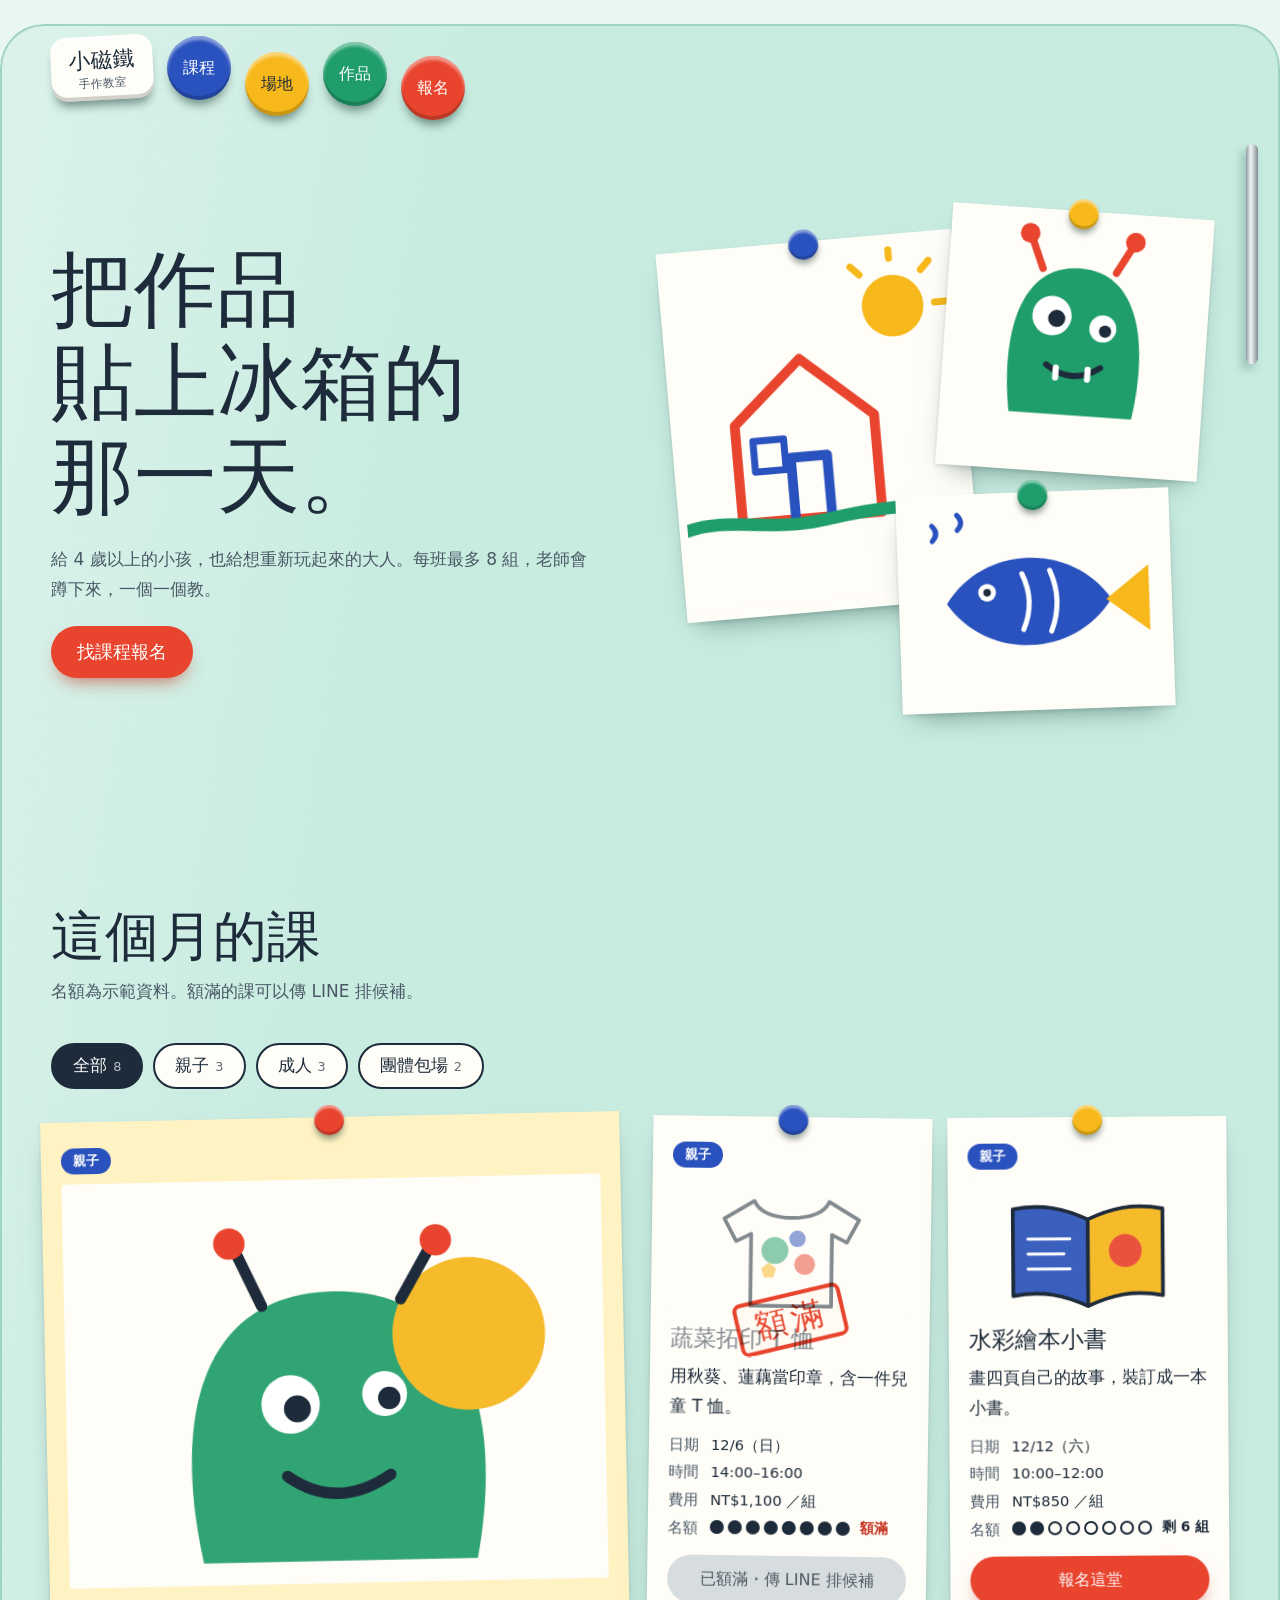
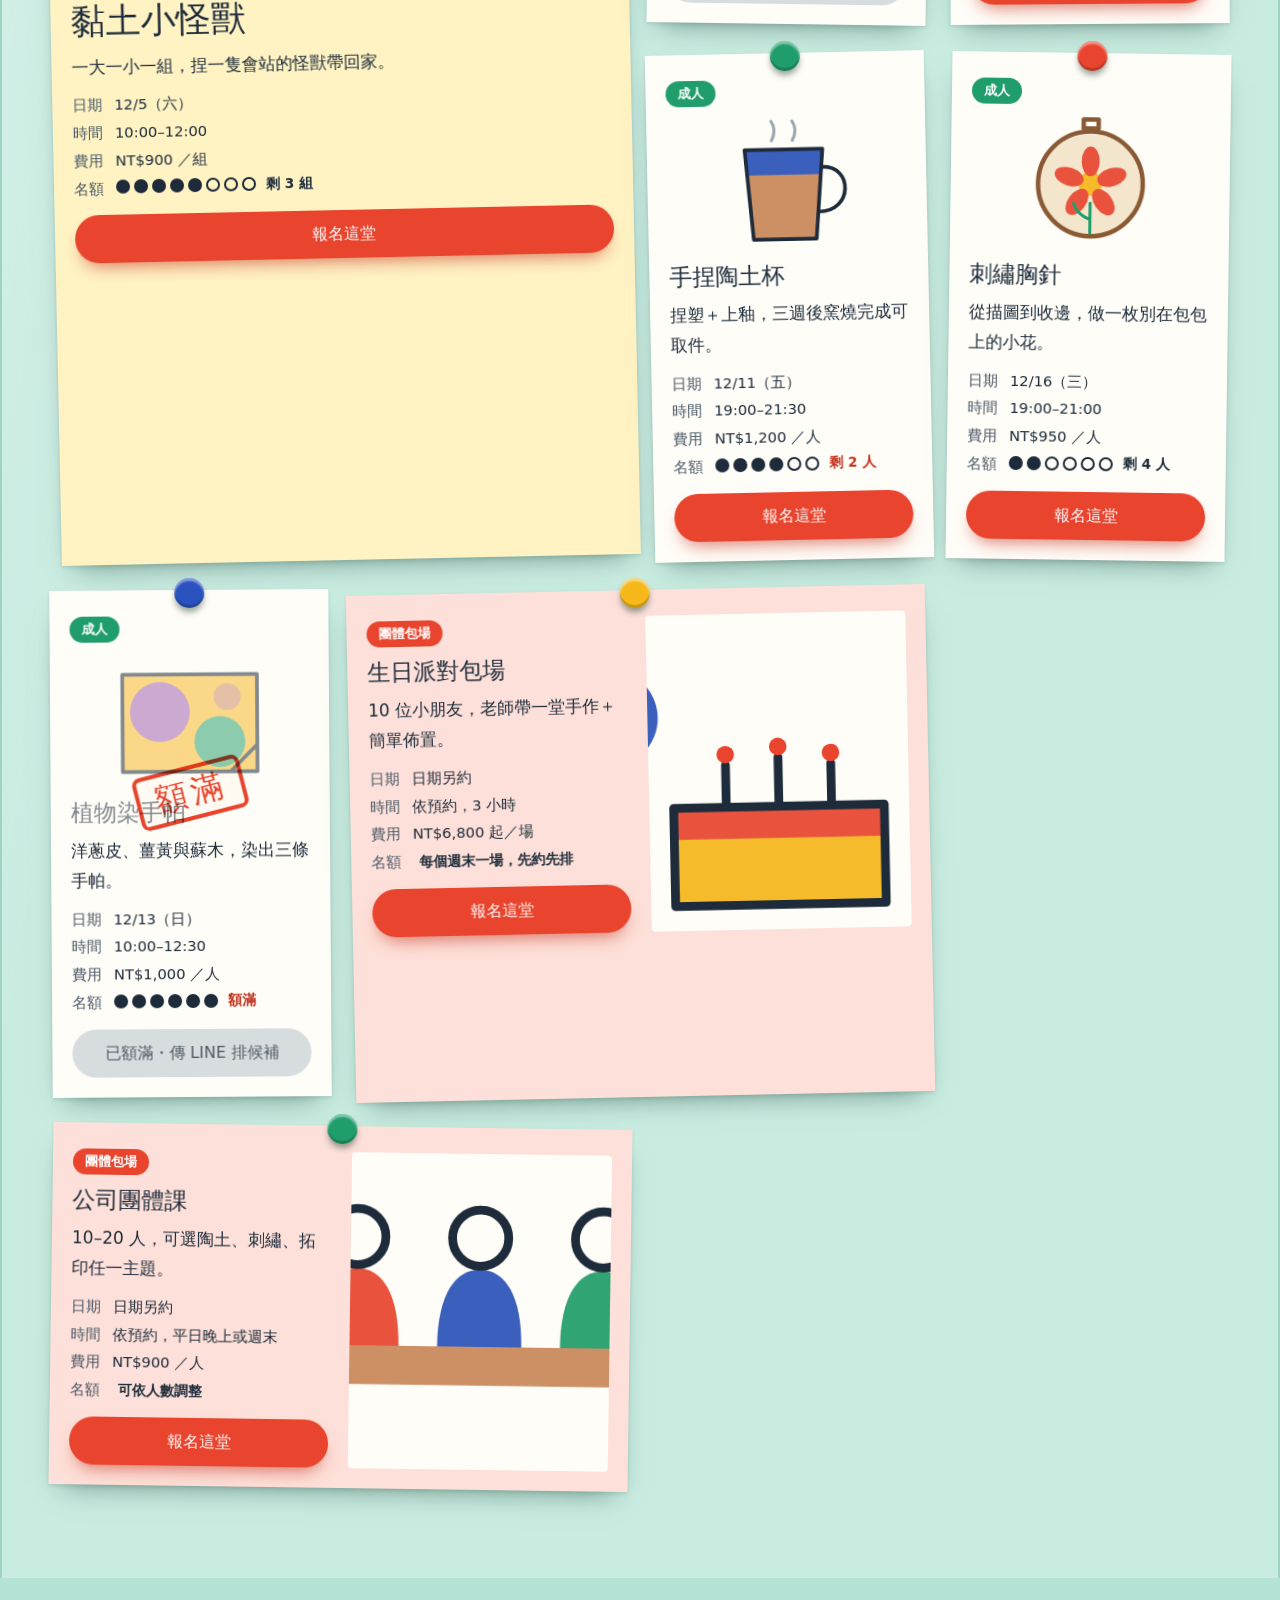
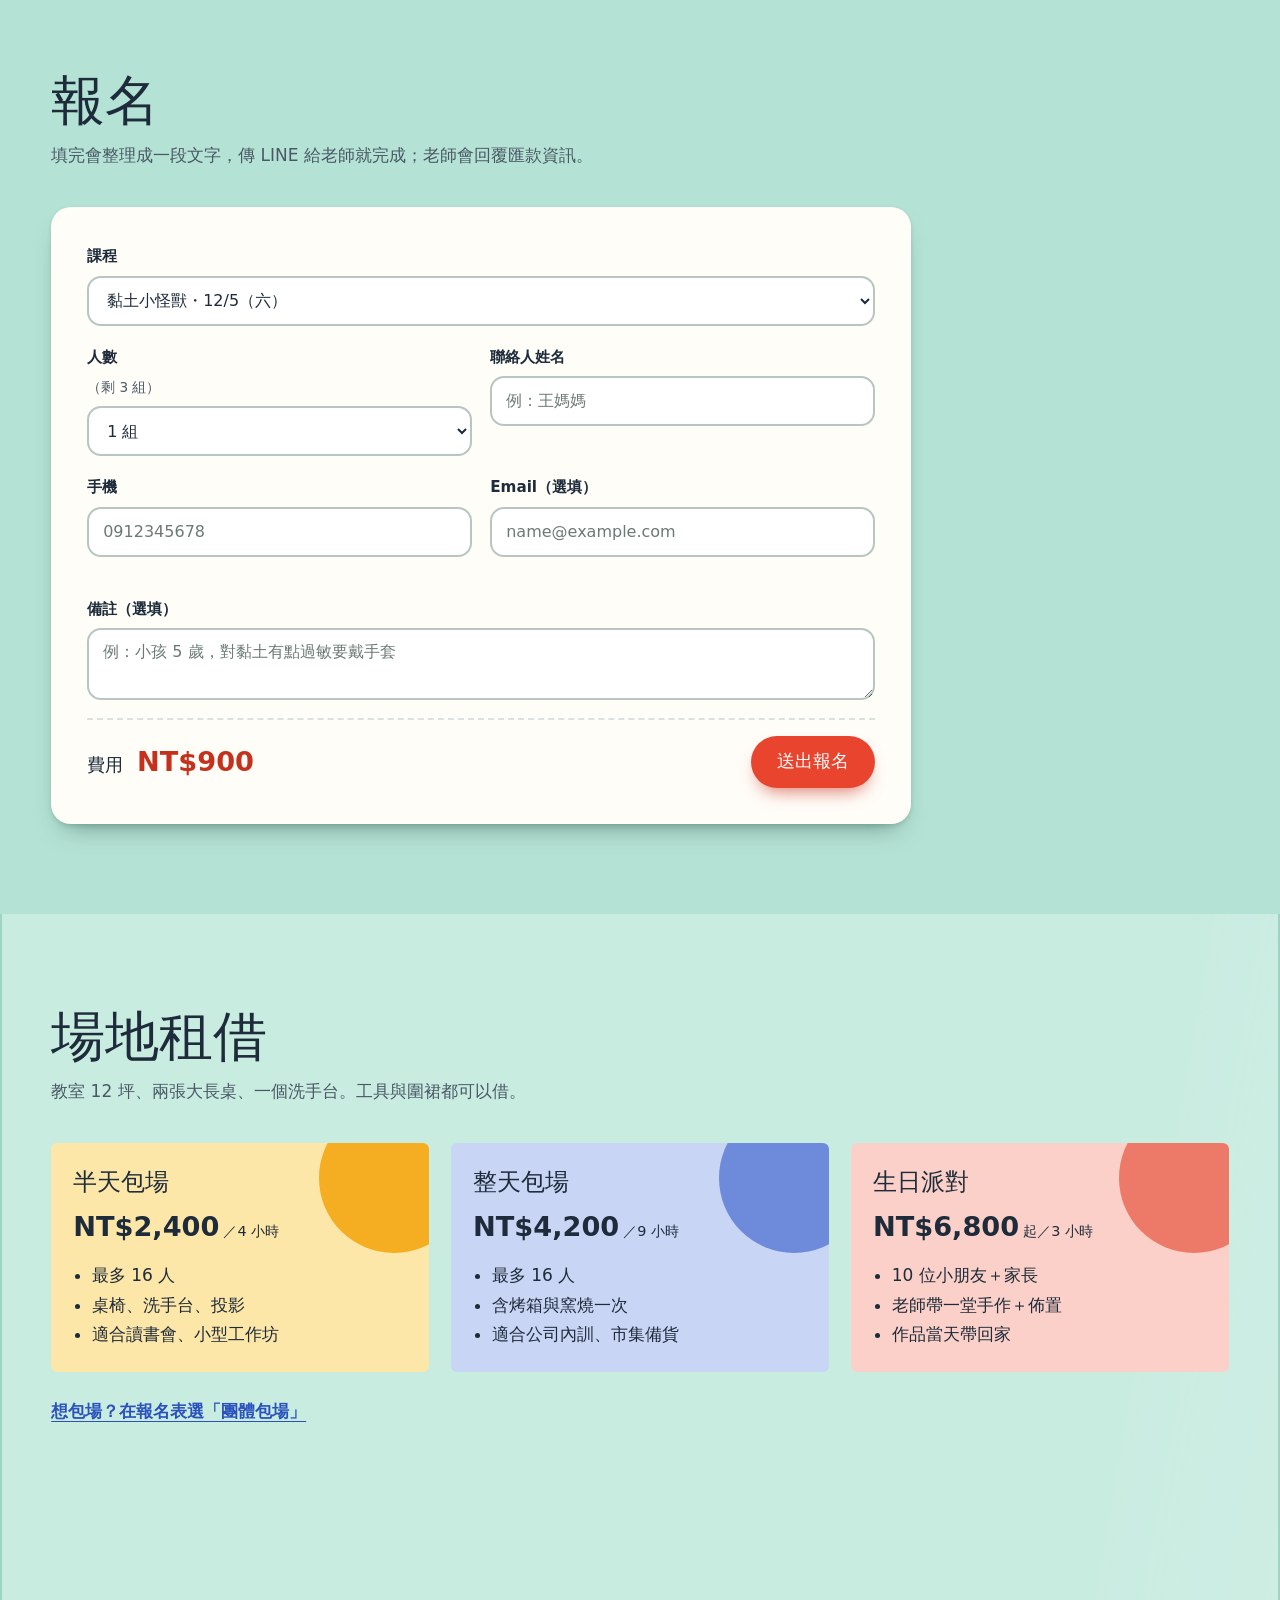
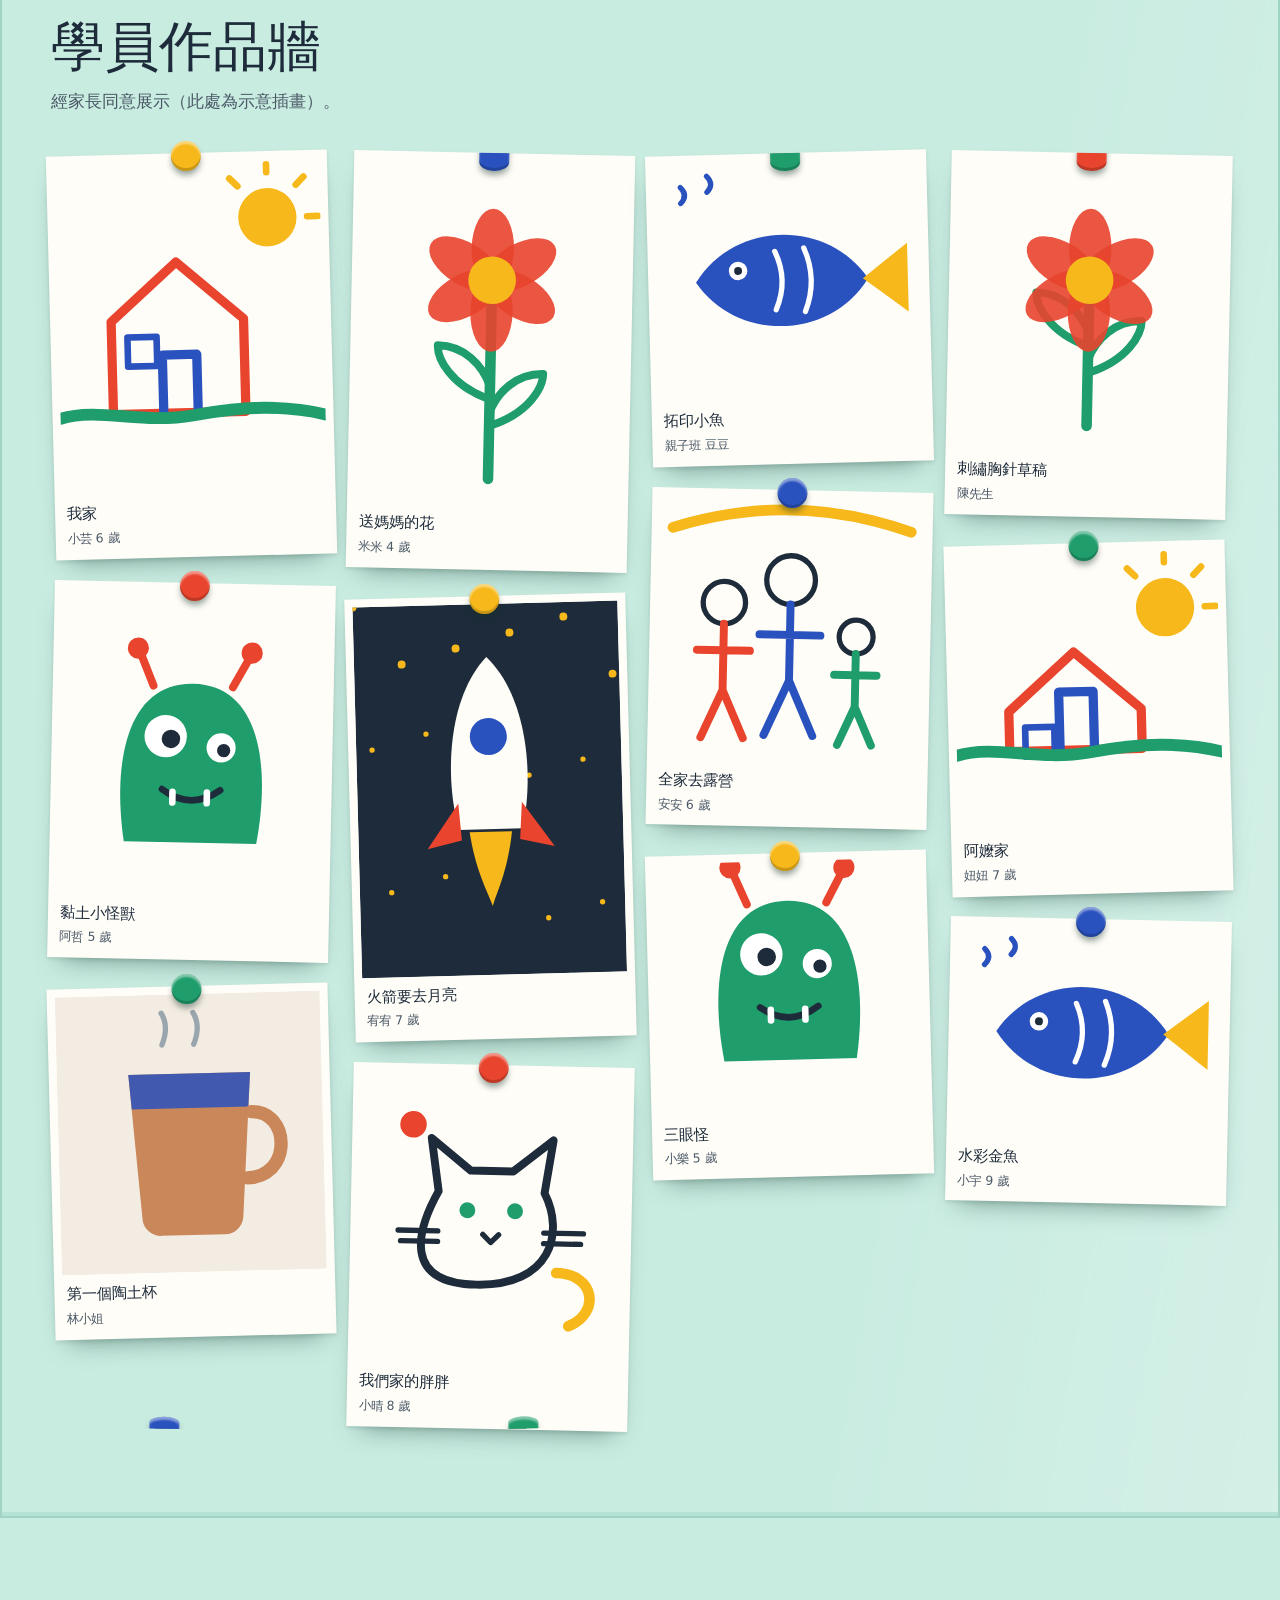
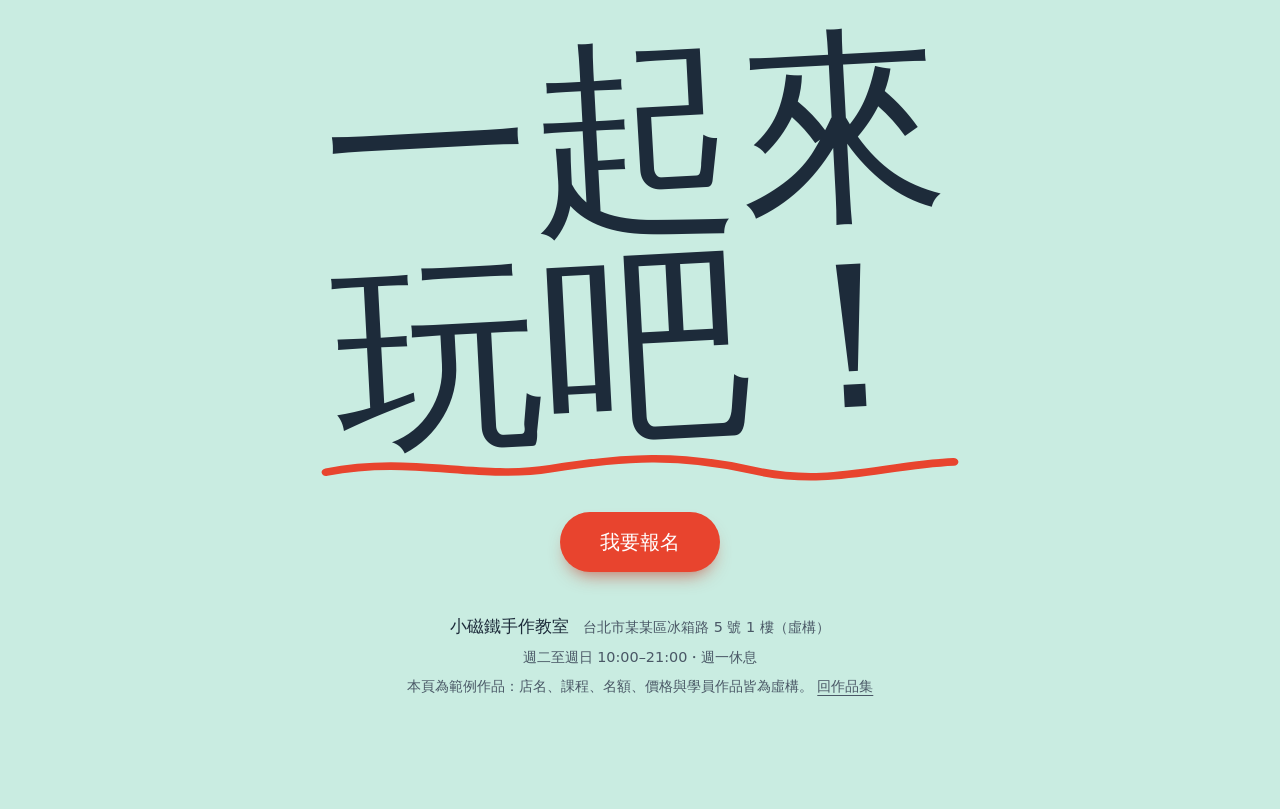
<file: 05-craft-studio/index.html>
<!doctype html>
<html lang="zh-Hant-TW">
<head>
<meta charset="utf-8">
<meta name="viewport" content="width=device-width, initial-scale=1, viewport-fit=cover">
<title>小磁鐵手作教室｜親子與成人手作課程</title>
<meta name="description" content="小磁鐵手作教室：親子黏土、成人陶土、刺繡與包場派對。看剩餘名額、線上報名，一鍵傳 LINE。（範例作品）">
<meta name="theme-color" content="#c9ece1">
<link rel="preconnect" href="https://fonts.googleapis.com">
<link rel="preconnect" href="https://fonts.gstatic.com" crossorigin>
<link href="https://fonts.googleapis.com/css2?family=Huninn&family=Noto+Sans+TC:wght@400;500;700&display=swap" rel="stylesheet">
<link rel="stylesheet" href="style.css">
</head>
<body>
<!--
THESIS: 小孩上完手作課，作品最後都去了同一個地方——家裡的冰箱門；整頁是一扇冰箱門，課程是磁鐵壓住的紙卡，作品牆就是貼滿畫的冰箱。拒絕彩虹色塊＋卡通圖示的才藝班模板。
OWN-WORLD: 薄荷琺瑯冰箱門、鍍鉻把手；番茄紅、鈷藍、向日葵黃、草綠四個飽和色以 multiply 疊印出第五色；圓形磁鐵與投影；粉圓體標題、思源黑體內文；額滿蓋紅色橡皮章。
STORY: 家長看到孩子作品會被好好收藏，篩選親子/成人/包場，看剩餘名額，報名，看到確認畫面並傳 LINE。
FIRST VIEWPORT: 冰箱門頂端圓角，三張小孩的畫被磁鐵吸上門，粉圓大標「把作品貼上冰箱的那一天」，主按鈕「找課程報名」；手機底部固定報名列。
FORM: 冰箱門上的畫（rework：磁鐵導覽 + bento 課程格 + 底部磁鐵托盤 + 手寫頁尾）；seed key 1887616d。Raise（絲綢色和弦）：只用 4 個飽和色，疊在一起才出現第 5 色，滿而不雜。
FINISH: unreviewed and undocumented is unfinished; this build ends with the finish review, the verdict, DESIGN.md, and every shipping raster carrying its provenance
-->
<a class="skip" href="#courses">跳到課程</a>

<nav class="magnets" aria-label="主選單">
  <a class="mag mag-brand" href="#top"><span>小磁鐵</span><small>手作教室</small></a>
  <a class="mag mag-blue" href="#courses">課程</a>
  <a class="mag mag-yellow" href="#space">場地</a>
  <a class="mag mag-green" href="#wall">作品</a>
  <a class="mag mag-red" href="#signup">報名</a>
</nav>

<main id="top" class="fridge">
  <span class="handle" aria-hidden="true"></span>

  <section class="hero">
    <div class="hero-text">
      <h1>把作品<br>貼上冰箱的<br>那一天。</h1>
      <p>給 4 歲以上的小孩，也給想重新玩起來的大人。每班最多 8 組，老師會蹲下來，一個一個教。</p>
      <a class="btn btn-red" href="#courses">找課程報名</a>
    </div>
    <div class="hero-board" aria-label="學員畫作（示意插畫）" role="img">
      <div class="art art-a" id="heroA"><span class="magnet m-blue"></span></div>
      <div class="art art-b" id="heroB"><span class="magnet m-yellow"></span></div>
      <div class="art art-c" id="heroC"><span class="magnet m-green"></span></div>
    </div>
  </section>

  <section id="courses" class="courses">
    <div class="section-head">
      <h2>這個月的課</h2>
      <p>名額為示範資料。額滿的課可以傳 LINE 排候補。</p>
    </div>
    <div class="filters" role="group" aria-label="篩選課程" id="filters"></div>
    <ul class="course-list" id="courseList" aria-live="polite"></ul>
  </section>

  <section id="signup" class="signup">
    <div class="section-head">
      <h2>報名</h2>
      <p>填完會整理成一段文字，傳 LINE 給老師就完成；老師會回覆匯款資訊。</p>
    </div>
    <form class="signup-form" id="signupForm" novalidate>
      <label class="wide">課程
        <select id="sCourse"></select>
      </label>
      <label>人數 <span class="hint" id="seatHint"></span>
        <select id="sCount"></select>
      </label>
      <label>聯絡人姓名
        <input id="sName" autocomplete="name" placeholder="例：王媽媽" aria-describedby="eName">
        <span class="field-err" id="eName"></span>
      </label>
      <label>手機
        <input id="sPhone" type="tel" inputmode="tel" autocomplete="tel" placeholder="0912345678" aria-describedby="ePhone">
        <span class="field-err" id="ePhone"></span>
      </label>
      <label>Email（選填）
        <input id="sEmail" type="email" inputmode="email" autocomplete="email" placeholder="name@example.com" aria-describedby="eEmail">
        <span class="field-err" id="eEmail"></span>
      </label>
      <label class="wide">備註（選填）
        <textarea id="sNote" rows="2" placeholder="例：小孩 5 歲，對黏土有點過敏要戴手套"></textarea>
      </label>
      <div class="form-foot wide">
        <p class="total-line">費用 <strong id="sTotal">NT$0</strong></p>
        <button class="btn btn-red" type="submit">送出報名</button>
      </div>
    </form>

    <div class="confirm" id="confirm" hidden tabindex="-1">
      <span class="ok-stamp" aria-hidden="true">收到</span>
      <h3><span>報名資料</span><span>整理好了！</span></h3>
      <p>最後一步：把下面這段文字傳到 LINE 給老師，收到回覆才算完成報名。</p>
      <pre id="confirmText"></pre>
      <div class="confirm-actions">
        <button type="button" class="btn btn-ink" id="copyBtn">複製文字</button>
        <a class="btn btn-line" id="lineBtn" href="#" target="_blank" rel="noopener">傳到 LINE</a>
        <button type="button" class="btn btn-ghost" id="againBtn">再報一堂</button>
      </div>
      <p class="copied" id="copied" role="status"></p>
    </div>
  </section>

  <section id="space" class="space">
    <div class="section-head">
      <h2>場地租借</h2>
      <p>教室 12 坪、兩張大長桌、一個洗手台。工具與圍裙都可以借。</p>
    </div>
    <div class="plans">
      <article class="plan plan-yellow">
        <h3>半天包場</h3>
        <p class="plan-price">NT$2,400<small>／4 小時</small></p>
        <ul><li>最多 16 人</li><li>桌椅、洗手台、投影</li><li>適合讀書會、小型工作坊</li></ul>
      </article>
      <article class="plan plan-blue">
        <h3>整天包場</h3>
        <p class="plan-price">NT$4,200<small>／9 小時</small></p>
        <ul><li>最多 16 人</li><li>含烤箱與窯燒一次</li><li>適合公司內訓、市集備貨</li></ul>
      </article>
      <article class="plan plan-red">
        <h3>生日派對</h3>
        <p class="plan-price">NT$6,800<small>起／3 小時</small></p>
        <ul><li>10 位小朋友＋家長</li><li>老師帶一堂手作＋佈置</li><li>作品當天帶回家</li></ul>
      </article>
    </div>
    <a class="link-btn" href="#signup" id="spaceAsk">想包場？在報名表選「團體包場」</a>
  </section>

  <section id="wall" class="wall">
    <div class="section-head">
      <h2>學員作品牆</h2>
      <p>經家長同意展示（此處為示意插畫）。</p>
    </div>
    <ul class="masonry" id="masonry"></ul>
  </section>
</main>

<footer class="foot">
  <p class="foot-big">一起來<br>玩吧！</p>
  <svg class="scribble" viewBox="0 0 600 40" preserveAspectRatio="none" aria-hidden="true"><path d="M6 26c80-20 140 10 210-4s120-18 190 2 120-6 188-10" fill="none" stroke="#e8442e" stroke-width="9" stroke-linecap="round"/></svg>
  <a class="btn btn-red foot-cta" href="#signup">我要報名</a>
  <div class="foot-info">
    <p><b>小磁鐵手作教室</b>　台北市某某區冰箱路 5 號 1 樓（虛構）</p>
    <p>週二至週日 10:00–21:00・週一休息</p>
    <p class="foot-demo">本頁為範例作品：店名、課程、名額、價格與學員作品皆為虛構。 <a data-back href="../">回作品集</a></p>
  </div>
</footer>

<div class="tray">
  <button type="button" class="tray-menu" id="trayBtn" aria-expanded="false" aria-controls="trayStack" aria-label="開啟選單"><i></i><i></i><i></i></button>
  <div class="tray-stack" id="trayStack" hidden>
    <a href="#courses" class="mag mag-blue">課程</a>
    <a href="#space" class="mag mag-yellow">場地</a>
    <a href="#wall" class="mag mag-green">作品</a>
  </div>
  <a class="tray-cta" href="#signup"><span>我要報名</span><small id="dockSeats">— 個名額</small></a>
</div>

<script src="script.js"></script>
<script src="../assets/back.js"></script>
</body>
</html>
</file>
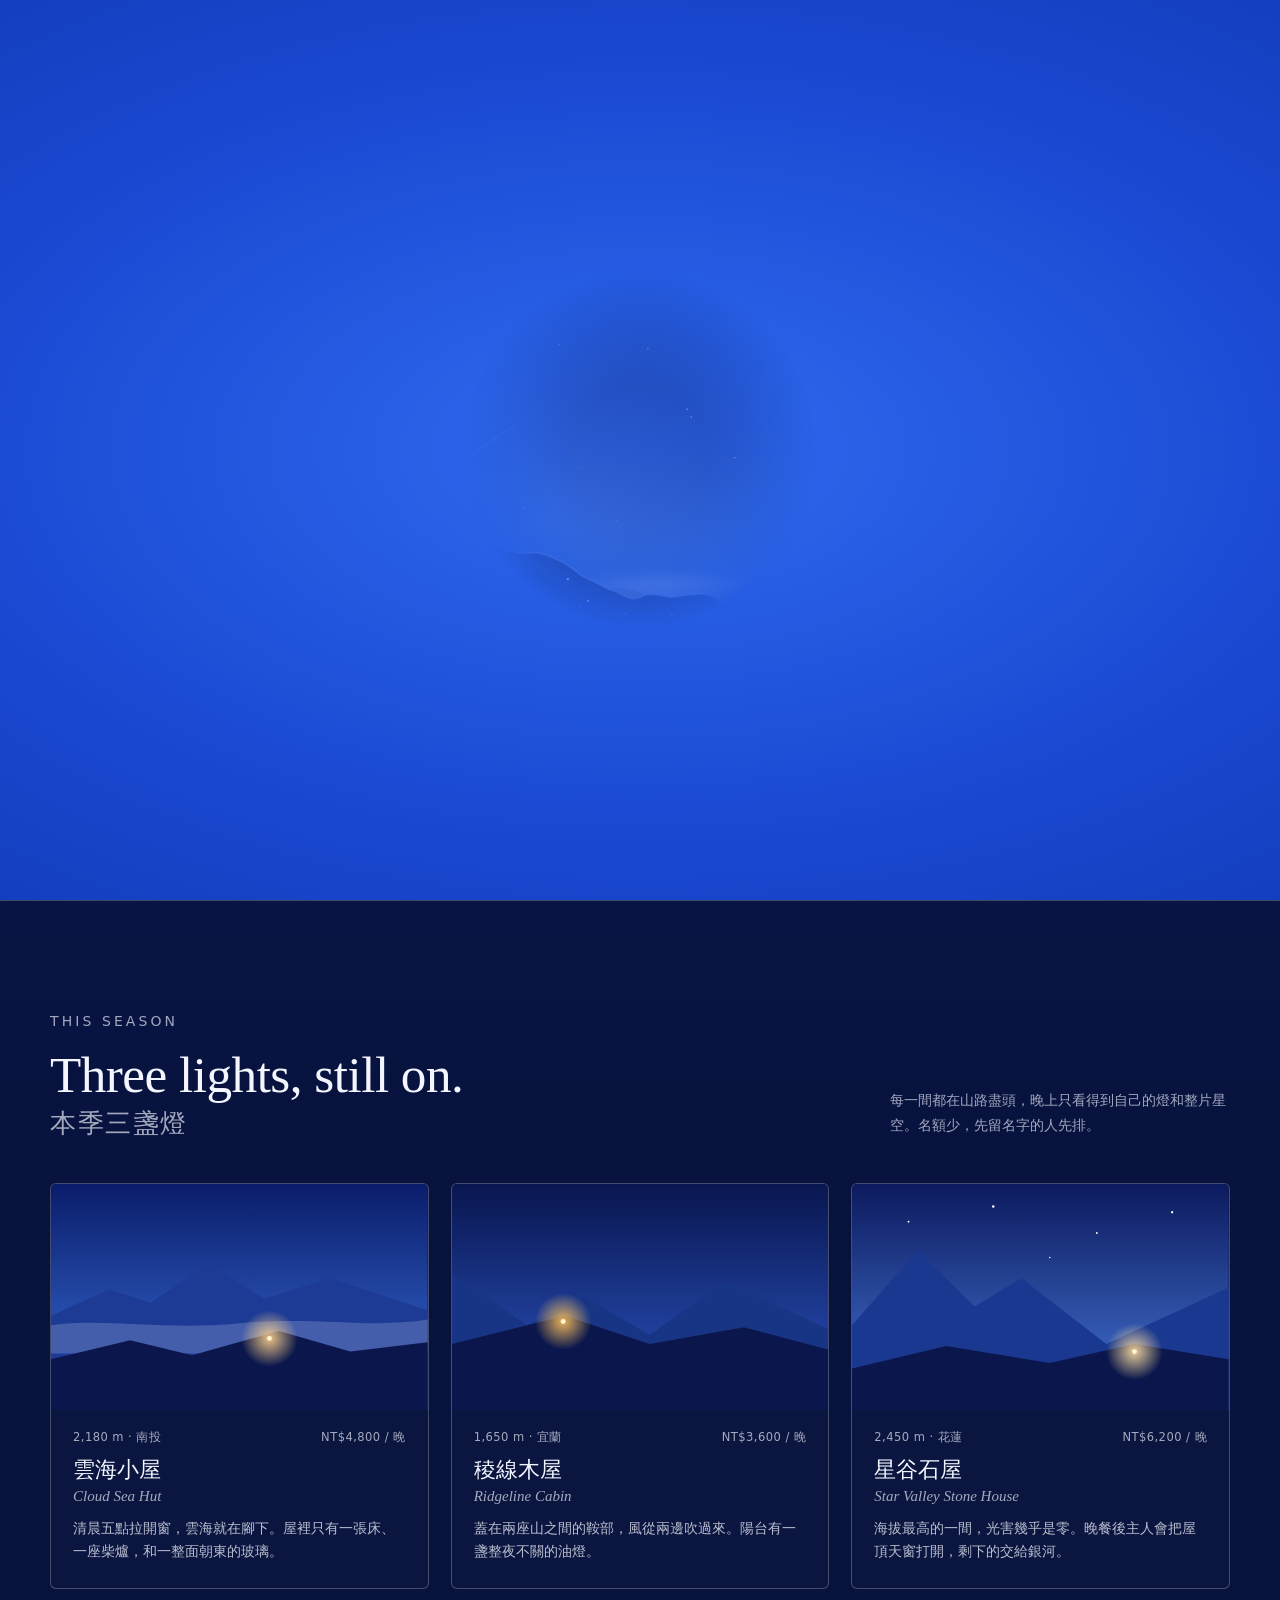
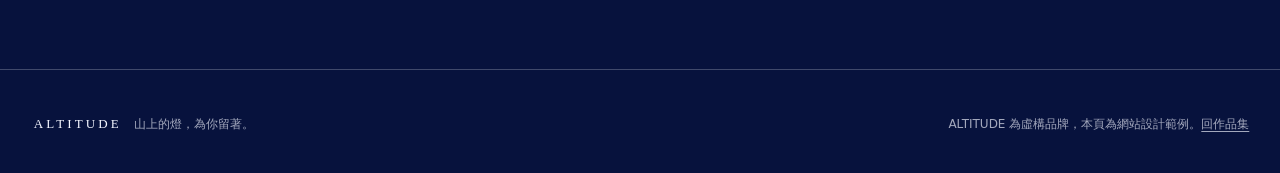
<file: 07-altitude/index.html>
<!doctype html>
<html lang="zh-Hant">
<head>
<meta charset="utf-8">
<meta name="viewport" content="width=device-width, initial-scale=1, viewport-fit=cover">
<title>ALTITUDE — 山上的燈</title>
<meta name="description" content="山路盡頭的小屋，替你留一盞燈。ALTITUDE（虛構山中住宿品牌 demo）。">
<meta name="theme-color" content="#0b1f73">
<link rel="icon" href="data:image/svg+xml,%3Csvg xmlns=%22http://www.w3.org/2000/svg%22 viewBox=%220 0 100 100%22%3E%3Cpath d=%22M6 82 38 36l16 20 12-14 28 40Z%22 fill=%22%231d4fd6%22/%3E%3Ccircle cx=%2262%22 cy=%2270%22 r=%226%22 fill=%22%23ffc35c%22/%3E%3C/svg%3E">
<link rel="preconnect" href="https://fonts.googleapis.com">
<link rel="preconnect" href="https://fonts.gstatic.com" crossorigin>
<link href="https://fonts.googleapis.com/css2?family=Inter:wght@400;500&family=Newsreader:opsz,wght@6..72,400;6..72,500&family=Noto+Serif+TC:wght@500&display=swap" rel="stylesheet">
<style>
:root{
  --night:#07123d; --ink:#f4f6ff; --dim:rgba(244,246,255,.66); --line:rgba(244,246,255,.24); --warm:#ffc35c;
  --serif:"Newsreader","Noto Serif TC",Georgia,serif;
  --sans:"Inter","PingFang TC","Noto Sans TC","Microsoft JhengHei",system-ui,sans-serif;
  --gut:clamp(16px,2.4vw,34px); --col:16%;
}
*{box-sizing:border-box;margin:0;padding:0}
html{background:var(--night);color-scheme:dark;scroll-behavior:smooth}
body{font-family:var(--sans);color:var(--ink);background:var(--night);-webkit-font-smoothing:antialiased;-webkit-tap-highlight-color:transparent;overflow-x:hidden}
body.locked{overflow:hidden}
a{color:inherit;text-decoration:none}
button,input{font:inherit;color:inherit;background:none;border:0}
:focus-visible{outline:2px solid var(--warm);outline-offset:3px}

/* ---------- loader ---------- */
#loader{position:fixed;inset:0;z-index:1;display:grid;place-items:center;overflow:hidden;background:radial-gradient(90% 70% at 50% 50%,#2f6bf0,#1a49d2 60%,#123bb8)}
#loader .ring{position:relative;width:128px;height:128px;display:grid;place-items:center;transition:opacity .6s,transform 1.2s cubic-bezier(.6,0,.2,1)}
#loader svg{position:absolute;inset:0;transform:rotate(-90deg)}
#loader circle{fill:none;stroke-width:1}
#loader .track{stroke:rgba(255,255,255,.28)}
#loader .bar{stroke:#fff;stroke-dasharray:390;stroke-dashoffset:390}
#pct{font:500 15px/1 var(--serif);letter-spacing:.02em}
#loader.go .ring{opacity:0;transform:scale(1.6)}
.ss{position:absolute;height:1.5px;border-radius:2px;background:linear-gradient(90deg,#fff,rgba(255,255,255,0));transform-origin:left center;opacity:0;animation:shoot 2.4s linear infinite}
.ss.a{top:22%;left:62%;width:180px;animation-delay:.2s}
.ss.b{top:46%;left:30%;width:130px;animation-delay:1.1s}
.ss.c{top:12%;left:86%;width:90px;animation-delay:1.7s}
@keyframes shoot{0%{opacity:0;transform:rotate(-34deg) translateX(160px)}12%{opacity:1}40%,100%{opacity:0;transform:rotate(-34deg) translateX(-260px)}}

/* ---------- scene ---------- */
#stage{position:fixed;left:0;top:0;width:100%;height:100lvh;z-index:2;--r:0px;
  -webkit-mask-image:radial-gradient(circle at 50% 50%,#000 calc(var(--r) - 110px),transparent var(--r));
  mask-image:radial-gradient(circle at 50% 50%,#000 calc(var(--r) - 110px),transparent var(--r))}
#stage.open{-webkit-mask-image:none;mask-image:none}
#scene,#fx{display:block;width:100%;height:100%}
#fx{position:fixed;left:0;top:0;width:100%;height:100lvh;z-index:4;pointer-events:none;mix-blend-mode:screen}

/* ---------- hero ---------- */
.hero{position:relative;z-index:3;min-height:100svh;display:grid;grid-template-rows:auto 1fr auto;text-shadow:0 1px 18px rgba(4,12,50,.35)}
.rv{opacity:0;transform:translateY(16px);filter:blur(8px);transition:opacity 1s var(--d,0s),transform 1.2s cubic-bezier(.2,.7,.2,1) var(--d,0s),filter 1s var(--d,0s)}
.in .rv{opacity:1;transform:none;filter:none}
.nav{display:grid;grid-template-columns:1fr auto 1fr;align-items:center;padding:max(18px,env(safe-area-inset-top)) var(--gut) 18px;font:500 12px/1 var(--sans);letter-spacing:.02em;position:relative}
.nav::after{content:"";position:absolute;left:0;right:0;bottom:0;height:1px;background:var(--line);transform:scaleX(0);transform-origin:left;transition:transform 1.6s cubic-bezier(.6,0,.2,1) .2s}
.in .nav::after{transform:none}
.nav .l,.nav .r{display:flex;gap:clamp(18px,3vw,44px)}
.nav .r{justify-content:flex-end}
.nav a{padding:6px 0;opacity:.88;transition:opacity .2s}
.nav a:hover{opacity:1}
.brand{font:500 13px/1 var(--serif);letter-spacing:.24em;padding-left:.24em}
.vl{position:absolute;top:var(--navh,54px);bottom:0;width:1px;background:var(--line);transform:scaleY(0);transform-origin:top;transition:transform 1.8s cubic-bezier(.6,0,.2,1) .35s;pointer-events:none}
.vl.l{left:var(--col)}.vl.r{right:var(--col)}
.in .vl{transform:none}

.main{display:flex;flex-direction:column;align-items:center;justify-content:center;text-align:center;padding:24px var(--gut) 40px;gap:clamp(22px,3.4vh,34px)}
h1{font:500 clamp(36px,4.7vw,76px)/1.06 var(--serif);letter-spacing:-.012em;text-wrap:balance}
h1 .w{display:inline-block}
h1 .soft{color:rgba(244,246,255,.8)}
.join{display:flex;align-items:center;width:min(540px,100%);height:50px;padding:4px 4px 4px 22px;border:1px solid rgba(255,255,255,.5);border-radius:999px;background:rgba(255,255,255,.07);-webkit-backdrop-filter:blur(8px);backdrop-filter:blur(8px);box-shadow:inset 0 0 18px rgba(255,255,255,.08);text-shadow:none}
.join input{flex:1;min-width:0;height:100%;font-size:13px;outline:0}
.join input::placeholder{color:rgba(244,246,255,.85)}
.join input:focus::placeholder{color:rgba(244,246,255,.4)}
.join button{height:100%;padding:0 26px;border-radius:999px;background:#fff;color:#1b2f7a;font-weight:500;font-size:13px;cursor:pointer;transition:background .2s,transform .2s}
.join button:hover{background:#fff4d9}
.join button:active{transform:scale(.97)}
.note{font-size:12px;color:var(--dim);min-height:1em;margin-top:-14px}

.band{position:relative;display:grid;grid-template-columns:var(--col) 1fr var(--col);border-top:1px solid var(--line);min-height:clamp(150px,23vh,210px);background:linear-gradient(rgba(8,14,46,.12),rgba(5,9,32,.5));-webkit-backdrop-filter:blur(16px) saturate(1.15);backdrop-filter:blur(16px) saturate(1.15)}
.band .cell{display:flex;flex-direction:column;justify-content:space-between;padding:18px var(--gut) max(18px,env(safe-area-inset-bottom));font-size:12px}
.band .cell.r{text-align:right}
.band b{font:500 clamp(18px,1.7vw,24px)/1 var(--sans);letter-spacing:-.01em}
.band .c{display:flex;flex-direction:column;align-items:center;justify-content:center;gap:12px;text-align:center;padding:20px var(--gut)}
.band h2{font:500 clamp(19px,1.7vw,26px)/1.1 var(--serif)}
.band p{max-width:500px;font-size:12.5px;line-height:1.6;color:rgba(244,246,255,.82)}

/* ---------- stays ---------- */
.stays{position:relative;z-index:5;background:linear-gradient(#081443,var(--night) 40%);padding:clamp(72px,12vh,130px) var(--gut) 80px;border-top:1px solid var(--line)}
.head{max-width:1180px;margin:0 auto 46px;display:flex;justify-content:space-between;align-items:flex-end;gap:24px;flex-wrap:wrap}
.kick{font-size:11px;letter-spacing:.22em;color:var(--warm);margin-bottom:14px}
.head h2{font:500 clamp(32px,4vw,58px)/1.04 var(--serif);letter-spacing:-.01em}
.head h2 span{display:block;font-size:.5em;color:var(--dim);margin-top:10px;letter-spacing:.06em}
.head p{max-width:340px;font-size:14px;line-height:1.75;color:var(--dim)}
.grid3{max-width:1180px;margin:0 auto;display:grid;grid-template-columns:repeat(3,1fr);gap:22px}
.stay{border:1px solid var(--line);border-radius:6px;overflow:hidden;background:rgba(255,255,255,.02);transition:transform .5s cubic-bezier(.2,.7,.2,1),border-color .3s}
.stay:hover{transform:translateY(-6px);border-color:rgba(255,195,92,.5)}
.stay svg{display:block;width:100%;height:auto}
.stay .lamp{animation:lamp 3.2s ease-in-out infinite;transform-origin:center;transform-box:fill-box}
.stay:nth-child(2) .lamp{animation-delay:-1.1s}.stay:nth-child(3) .lamp{animation-delay:-2.2s}
@keyframes lamp{50%{opacity:.55;transform:scale(.85)}}
.stay .txt{padding:20px 22px 24px}
.meta{display:flex;justify-content:space-between;font-size:11.5px;color:var(--dim);letter-spacing:.04em;margin-bottom:12px}
.stay h3{font:500 22px/1.2 var(--serif)}
.stay h3 em{display:block;font-style:italic;font-size:15px;color:var(--dim);margin-top:3px}
.stay p{margin-top:12px;font-size:13.5px;line-height:1.75;color:rgba(244,246,255,.75)}
footer{position:relative;z-index:5;background:var(--night);padding:46px var(--gut) max(40px,env(safe-area-inset-bottom));border-top:1px solid var(--line);display:flex;justify-content:space-between;gap:16px;flex-wrap:wrap;font-size:12px;color:var(--dim)}
footer .brand{color:var(--ink)}
footer a{text-decoration:underline;text-underline-offset:3px}

@media (max-width:760px){
  :root{--col:0%}
  .vl{display:none}
  .nav{grid-template-columns:1fr auto;row-gap:0}
  .nav .r{display:none}
  .nav .l{order:2;justify-content:flex-end;gap:18px}
  .brand{order:1}
  h1{font-size:clamp(32px,9vw,44px)}
  .join{flex-wrap:wrap;height:auto;border-radius:22px;padding:6px;gap:0}
  .join input{flex:1 1 100%;height:44px;padding:0 16px;border-bottom:1px solid rgba(255,255,255,.18)}
  .join input:nth-of-type(2){border-bottom:0}
  .join button{flex:1 1 100%;height:44px}
  .band{grid-template-columns:1fr 1fr;-webkit-backdrop-filter:none;backdrop-filter:none;background:linear-gradient(rgba(8,14,46,.45),rgba(5,9,32,.82))}
  .band .c{grid-column:1/-1;order:-1;padding-bottom:6px}
  .band .cell{flex-direction:row;align-items:baseline;gap:10px;justify-content:flex-start}
  .band .cell.r{justify-content:flex-end}
  .grid3{grid-template-columns:1fr}
  #fx{mix-blend-mode:normal}
}
@media (prefers-reduced-motion:reduce){
  html{scroll-behavior:auto}
  .ss,.stay .lamp{animation:none}
  .rv,.vl,.nav::after{transition:none}
}
</style>
</head>
<body class="locked">

<div id="loader" aria-hidden="true">
  <i class="ss a"></i><i class="ss b"></i><i class="ss c"></i>
  <div class="ring">
    <svg viewBox="0 0 128 128"><circle class="track" cx="64" cy="64" r="62"/><circle class="bar" id="bar" cx="64" cy="64" r="62"/></svg>
    <span id="pct">0%</span>
  </div>
</div>

<div id="stage"><canvas id="scene"></canvas></div>
<canvas id="fx" aria-hidden="true"></canvas>

<header class="hero" id="top">
  <nav class="nav rv" style="--d:.1s" aria-label="主選單">
    <div class="l"><a href="#top">Home</a><a href="#stays">Stays</a></div>
    <a class="brand" href="#top">ALTITUDE</a>
    <div class="r"><a href="#stays">Journal</a><a href="#about">About</a></div>
  </nav>
  <i class="vl l"></i><i class="vl r"></i>

  <div class="main">
    <h1 aria-label="A light on the mountain, kept on just for you.">
      <span class="w rv" style="--d:.25s">A</span> <span class="w rv" style="--d:.31s">light</span> <span class="w rv" style="--d:.37s">on</span> <span class="w rv" style="--d:.43s">the</span> <span class="w rv" style="--d:.49s">mountain,</span><br>
      <span class="w rv" style="--d:.6s">kept</span> <span class="w rv" style="--d:.66s">on</span> <span class="w rv" style="--d:.72s">just</span> <span class="w rv soft" style="--d:.8s">for</span> <span class="w rv soft" style="--d:.88s">you.</span>
    </h1>
    <form class="join rv" style="--d:1s" id="join">
      <input name="name" placeholder="Name" aria-label="名字" autocomplete="name" required>
      <input name="email" type="email" placeholder="Email" aria-label="Email" autocomplete="email" required>
      <button type="submit">Save a light</button>
    </form>
    <p class="note" id="note" aria-live="polite"></p>
  </div>

  <section class="band rv" style="--d:1.15s" id="about">
    <div class="cell"><b>240+</b><span>Stays scouted</span></div>
    <div class="c">
      <h2>Stays worth the climb</h2>
      <p>We find the cabins at the end of the road — no neighbours, no traffic, just a warm room and more stars than you remember. Every stay is walked in person before it makes the list.</p>
    </div>
    <div class="cell r"><b>60K</b><span>Nights under stars</span></div>
  </section>
</header>

<section class="stays" id="stays">
  <div class="head">
    <div>
      <p class="kick">THIS SEASON</p>
      <h2>Three lights, still on.<span>本季三盞燈</span></h2>
    </div>
    <p>每一間都在山路盡頭，晚上只看得到自己的燈和整片星空。名額少，先留名字的人先排。</p>
  </div>
  <div class="grid3">
    <article class="stay">
      <svg viewBox="0 0 400 240" aria-hidden="true">
        <defs><linearGradient id="k1" x2="0" y2="1"><stop offset="0" stop-color="#0a1c6a"/><stop offset="1" stop-color="#3a70dc"/></linearGradient><radialGradient id="o1"><stop offset="0" stop-color="#ffd48a" stop-opacity=".9"/><stop offset="1" stop-color="#ffd48a" stop-opacity="0"/></radialGradient></defs>
        <rect width="400" height="240" fill="url(#k1)"/>
        <path d="M0 140 62 112l44 14 62-42 58 38 70-22 104 34v106H0Z" fill="#1d3a95"/>
        <path d="M0 150c60-8 120 6 200-2s140 6 200-4v36H0Z" fill="#cfe0ff" opacity=".22"/>
        <path d="M0 186 84 166l66 16 92-26 76 22 82-10v72H0Z" fill="#0b174c"/>
        <circle class="lamp" cx="232" cy="164" r="30" fill="url(#o1)"/><circle cx="232" cy="164" r="2.6" fill="#fff3d0"/>
      </svg>
      <div class="txt">
        <div class="meta"><span>2,180 m · 南投</span><span>NT$4,800 / 晚</span></div>
        <h3>雲海小屋<em>Cloud Sea Hut</em></h3>
        <p>清晨五點拉開窗，雲海就在腳下。屋裡只有一張床、一座柴爐，和一整面朝東的玻璃。</p>
      </div>
    </article>
    <article class="stay">
      <svg viewBox="0 0 400 240" aria-hidden="true">
        <defs><linearGradient id="k2" x2="0" y2="1"><stop offset="0" stop-color="#091650"/><stop offset="1" stop-color="#2c55c4"/></linearGradient><radialGradient id="o2"><stop offset="0" stop-color="#ffc35c" stop-opacity=".9"/><stop offset="1" stop-color="#ffc35c" stop-opacity="0"/></radialGradient></defs>
        <rect width="400" height="240" fill="url(#k2)"/>
        <path d="M0 96 80 150l60-30 70 40 80-56 110 50v40H0Z" fill="#183585"/>
        <path d="M0 170 120 140l90 30 100-18 90 24v64H0Z" fill="#0b174c"/>
        <circle class="lamp" cx="118" cy="146" r="30" fill="url(#o2)"/><circle cx="118" cy="146" r="2.6" fill="#fff3d0"/>
      </svg>
      <div class="txt">
        <div class="meta"><span>1,650 m · 宜蘭</span><span>NT$3,600 / 晚</span></div>
        <h3>稜線木屋<em>Ridgeline Cabin</em></h3>
        <p>蓋在兩座山之間的鞍部，風從兩邊吹過來。陽台有一盞整夜不關的油燈。</p>
      </div>
    </article>
    <article class="stay">
      <svg viewBox="0 0 400 240" aria-hidden="true">
        <defs><linearGradient id="k3" x2="0" y2="1"><stop offset="0" stop-color="#0c1a5e"/><stop offset="1" stop-color="#4677d8"/></linearGradient><radialGradient id="o3"><stop offset="0" stop-color="#ffe0a0" stop-opacity=".9"/><stop offset="1" stop-color="#ffe0a0" stop-opacity="0"/></radialGradient></defs>
        <rect width="400" height="240" fill="url(#k3)"/>
        <g fill="#fff"><circle cx="60" cy="40" r="1"/><circle cx="150" cy="24" r="1.3"/><circle cx="260" cy="52" r="1"/><circle cx="340" cy="30" r="1.2"/><circle cx="210" cy="78" r=".8"/></g>
        <path d="M0 150 70 70l60 60 50-30 90 70 130-60v130H0Z" fill="#1a3890"/>
        <path d="M0 196 100 172l110 18 90-20 100 16v54H0Z" fill="#0b174c"/>
        <circle class="lamp" cx="300" cy="178" r="30" fill="url(#o3)"/><circle cx="300" cy="178" r="2.6" fill="#fff3d0"/>
      </svg>
      <div class="txt">
        <div class="meta"><span>2,450 m · 花蓮</span><span>NT$6,200 / 晚</span></div>
        <h3>星谷石屋<em>Star Valley Stone House</em></h3>
        <p>海拔最高的一間，光害幾乎是零。晚餐後主人會把屋頂天窗打開，剩下的交給銀河。</p>
      </div>
    </article>
  </div>
</section>

<footer>
  <span><span class="brand">ALTITUDE</span>　山上的燈，為你留著。</span>
  <span>ALTITUDE 為虛構品牌，本頁為網站設計範例。<a data-back href="../">回作品集</a></span>
</footer>

<script>
const REDUCE = matchMedia('(prefers-reduced-motion: reduce)').matches;
const MOBILE = matchMedia('(max-width: 760px), (pointer: coarse)').matches;
const $ = s => document.querySelector(s);
const clamp = (v, a, b) => Math.min(b, Math.max(a, v));
const stage = $('#stage'), scene = $('#scene'), sc = scene.getContext('2d');
const fx = $('#fx'), fc = fx.getContext('2d');
const hero = $('.hero');

// ---------- noise ----------
function rng(a) { return () => { a |= 0; a = a + 0x6D2B79F5 | 0; let t = Math.imul(a ^ a >>> 15, 1 | a); t = t + Math.imul(t ^ t >>> 7, 61 | t) ^ t; return ((t ^ t >>> 14) >>> 0) / 4294967296; }; }
function noise(seed) { const r = rng(seed), v = Float32Array.from({ length: 256 }, r); return x => { const i = Math.floor(x), f = x - i, t = f * f * (3 - 2 * f); return v[i & 255] * (1 - t) + v[(i + 1) & 255] * t; }; }
function fbm(n, x) { let s = 0, a = .5, f = 1; for (let i = 0; i < 5; i++) { s += a * n(x * f + i * 17.3); a *= .5; f *= 2.07; } return s; }
const gauss = r => (r() + r() + r() - 1.5) * 1.15;
const WARM = ['#ffe3a0', '#ffc35c', '#fff4d6', '#ffab3d'];
const warm = r => WARM[r() * 4 | 0];

// ---------- scene geometry (virtual 1600×900, anchored to the bottom) ----------
const VW = 1600, VH = 900, P = 60;
const nF = noise(11), nM = noise(23), nR = noise(37), nN = noise(51), nG = noise(67);
const far = x => 590 - Math.max(0, x - 1100) * .2 + (fbm(nF, x / 240) - .5) * 80;
const left = x => 420 + x * .27 + (fbm(nM, x / 170) - .5) * 80;
const right = x => 700 - Math.max(0, x - 1020) * .22 + (fbm(nR, x / 150) - .5) * 60;
const mid = x => Math.min(left(x), right(x));
const near = x => 655 + x * .07 + (fbm(nN, x / 200) - .5) * 40;
const fore = x => 800 + (fbm(nG, x / 160) - .5) * 50;

let W, H, DPR, view, layers = [], twk = [];

function glow(g, x, y, r, c) { const gr = g.createRadialGradient(x, y, 0, x, y, r); gr.addColorStop(0, c); gr.addColorStop(1, 'rgba(0,0,0,0)'); g.fillStyle = gr; g.fillRect(x - r, y - r, 2 * r, 2 * r); }
function ridge(g, fn, fill) { g.beginPath(); g.moveTo(-300, 1500); for (let x = -300; x <= 1900; x += 6) g.lineTo(x, fn(x)); g.lineTo(1900, 1500); g.closePath(); g.fillStyle = fill; g.fill(); }
function vgrad(g, y0, y1, stops) { const gr = g.createLinearGradient(0, y0, 0, y1); stops.forEach((c, i) => gr.addColorStop(i / (stops.length - 1), c)); return gr; }
function dot(g, x, y, s, c) { g.fillStyle = c; g.fillRect(x - s / 2, y - s / 2, s, s); }

function mk(d) {
  const c = document.createElement('canvas');
  c.width = Math.ceil((W + 2 * P) * DPR); c.height = Math.ceil((H + 2 * P) * DPR);
  const g = c.getContext('2d');
  g.setTransform(DPR * view.s, 0, 0, DPR * view.s, DPR * (P + view.ox), DPR * (P + view.oy));
  return { c, g, d };
}

function paintBack(g) {
  g.save(); g.setTransform(1, 0, 0, 1, 0, 0);
  const cw = g.canvas.width, ch = g.canvas.height;
  g.fillStyle = vgrad(g, 0, ch, ['#071862', '#1035a6', '#1d4dcd', '#3b70dd', '#2a50b4']);
  g.fillRect(0, 0, cw, ch);
  const r = rng(5), n = Math.round(cw * ch / (2400 * DPR * DPR));
  g.fillStyle = '#fff';
  for (let i = 0; i < n; i++) {
    const x = r() * cw, y = Math.pow(r(), 1.5) * ch * .8, z = r();
    g.globalAlpha = (.2 + z * .8) * (1 - y / ch);
    const s = (z > .985 ? 2 : z > .85 ? 1.2 : .75) * DPR;
    g.fillRect(x, y, s, s);
  }
  g.globalAlpha = 1; g.restore();
  glow(g, 1250, 610, 560, 'rgba(255,214,140,.26)');
  glow(g, 560, 520, 700, 'rgba(140,185,255,.16)');

  ridge(g, far, vgrad(g, 470, 700, ['#4174da', '#2a52b0', '#1d3d95']));
  // city in the valley
  const r2 = rng(9), centers = [];
  g.globalCompositeOperation = 'lighter';
  for (let i = 0; i < 16; i++) { const x = 860 + r2() * 560; centers.push([x, Math.max(far(x) + 18, 628) + r2() * 34]); }
  centers.forEach(([x, y]) => glow(g, x, y, 60 + r2() * 90, 'rgba(255,186,90,.22)'));
  for (let i = 0; i < 1100; i++) {
    const [cx, cy] = centers[i % 16], x = cx + gauss(r2) * 60, y = cy + gauss(r2) * 9;
    if (y < far(x) + 5) continue;
    dot(g, x, y, .9 + r2() * 1.6, warm(r2));
    if (i % 12 === 0) twk.push({ x, y, d: .12, ph: r2() * 7, w: 1 + r2() * 3 });
  }
  g.globalCompositeOperation = 'source-over';
}

function paintMid(g) {
  ridge(g, mid, vgrad(g, 420, 820, ['#22449f', '#173282', '#0d1d58']));
  for (let k = 1; k <= 3; k++) { const nk = noise(80 + k); ridge(g, x => mid(x) + 46 * k + (fbm(nk, x / 120) - .5) * 80, 'rgba(6,16,58,.2)'); }
  g.strokeStyle = 'rgba(130,170,255,.4)'; g.lineWidth = 1.6; g.beginPath();
  for (let x = -300; x <= 1900; x += 6) g.lineTo(x, mid(x));
  g.stroke();
  // village roads on the slopes
  const r = rng(13);
  g.globalCompositeOperation = 'lighter';
  for (let k = 0; k < 8; k++) {
    let x = r() * 950, y = mid(x) + 30 + r() * 110;
    const ang = .2 + r() * .5;
    for (let j = 0; j < 70; j++) {
      x += Math.cos(ang + gauss(r) * .7) * 7; y += Math.sin(ang + gauss(r) * .7) * 5 + (r() - .5) * 3;
      y = Math.max(y, mid(x) + 10);
      if (r() < .7) dot(g, x, y, 1 + r() * 1.4, warm(r));
      if (r() < .05) glow(g, x, y, 16, 'rgba(255,190,90,.35)');
      if (r() < .06) twk.push({ x, y, d: .3, ph: r() * 7, w: 1 + r() * 3 });
    }
  }
  for (let i = 0; i < 320; i++) {
    const x = r() * 1700 - 50, y = mid(x) + 12 + Math.pow(r(), 1.5) * 220;
    dot(g, x, y, .8 + r() * 1.2, warm(r));
  }
  g.globalCompositeOperation = 'source-over';
}

function tree(g) {
  const cx = y => 110 + Math.sin(y / 230) * 22 - (y < 350 ? (350 - y) * .1 : 0);
  const w = y => y > 700 ? 44 + (y - 700) * .3 : 14 + (y + 450) / 1150 * 30;
  // branches
  const r = rng(31);
  g.strokeStyle = '#140d12'; g.lineCap = 'round';
  [[380, 330, 120, 9], [300, 420, 20, 8], [180, 180, -140, 7], [430, -60, 300, 6], [80, 520, -80, 6], [240, 260, 260, 5]].forEach(([y0, tx, ty, lw]) => {
    g.lineWidth = lw; g.beginPath(); g.moveTo(cx(y0), y0); g.quadraticCurveTo((cx(y0) + tx) / 2, y0 - 60, tx, ty); g.stroke();
  });
  // trunk
  g.beginPath();
  for (let y = 900; y >= -500; y -= 10) g.lineTo(cx(y) - w(y) / 2, y);
  for (let y = -500; y <= 900; y += 10) g.lineTo(cx(y) + w(y) / 2, y);
  g.closePath(); g.fillStyle = '#170f12'; g.fill();
  const rim = g.createLinearGradient(0, 820, 0, 160);
  rim.addColorStop(0, 'rgba(255,160,70,1)'); rim.addColorStop(.55, 'rgba(255,140,60,.45)'); rim.addColorStop(1, 'rgba(255,140,60,0)');
  g.strokeStyle = rim; g.lineWidth = 3.5; g.beginPath();
  for (let y = 880; y >= 160; y -= 10) g.lineTo(cx(y) + w(y) / 2 - 2, y);
  g.stroke();
  g.strokeStyle = 'rgba(255,150,70,.25)'; g.lineWidth = 1.2;
  for (let k = 0; k < 6; k++) { const o = (r() - .2) * .4; g.beginPath(); for (let y = 860; y >= 300 + r() * 200; y -= 12) g.lineTo(cx(y) + w(y) * o + Math.sin(y / 30 + k) * 1.5, y); g.stroke(); }
  // canopy
  const blobs = [[150, -60, 270], [380, 40, 210], [540, 150, 110], [60, 210, 170], [300, 240, 150], [-60, -230, 280], [260, -300, 230]];
  g.fillStyle = '#0a1426';
  blobs.forEach(b => { for (let k = 0; k < 26; k++) { const a = r() * Math.PI * 2, e = Math.sqrt(r()) * .62; g.beginPath(); g.arc(b[0] + Math.cos(a) * e * b[2], b[1] + Math.sin(a) * e * b[2] * .75, b[2] * (.18 + r() * .2), 0, Math.PI * 2); g.fill(); } });
  const N = MOBILE ? 2600 : 3800;
  for (let i = 0; i < N; i++) {
    const b = blobs[r() * blobs.length | 0], a = r() * Math.PI * 2, e = Math.sqrt(r()), x = b[0] + Math.cos(a) * e * b[2], y = b[1] + Math.sin(a) * e * b[2] * .75;
    const lit = Math.max(0, 1 - Math.hypot(x - 300, y - 560) / 360);
    let col;
    if (i < N * .7) col = `hsla(${200 + r() * 22},42%,${6 + r() * 9}%,.96)`;
    else if (r() < lit * 1.4) col = `hsla(${26 + r() * 14},78%,${30 + r() * 26}%,.85)`;
    else if (e > .7 && Math.sin(a) < .3) col = `hsla(${214 + r() * 10},48%,${20 + r() * 16}%,.9)`;
    else continue;
    g.fillStyle = col; g.beginPath(); g.ellipse(x, y, 6 + r() * 8, 3 + r() * 4, r() * Math.PI, 0, Math.PI * 2); g.fill();
  }
}

function cabin(g) {
  const x = 205, y = near(265) - 4;
  g.globalCompositeOperation = 'lighter';
  glow(g, x + 60, y - 26, 170, 'rgba(255,160,60,.32)');
  g.globalCompositeOperation = 'source-over';
  g.fillStyle = '#0b0710'; g.fillRect(x + 8, y - 4, 5, 30); g.fillRect(x + 106, y - 4, 5, 30);
  g.fillStyle = '#2a1810'; g.fillRect(x, y - 54, 120, 54);
  g.fillStyle = '#0e0a0e'; g.beginPath(); g.moveTo(x - 18, y - 52); g.lineTo(x + 138, y - 60); g.lineTo(x + 126, y - 78); g.lineTo(x - 4, y - 70); g.closePath(); g.fill();
  for (let i = 0; i < 4; i++) {
    const wx = x + 9 + i * 27;
    g.fillStyle = '#ffbe5c'; g.fillRect(wx, y - 45, 21, 32);
    g.fillStyle = 'rgba(255,240,200,.7)'; g.fillRect(wx + 3, y - 42, 15, 10);
    g.fillStyle = '#2a1810'; g.fillRect(wx + 9.5, y - 45, 2, 32); g.fillRect(wx, y - 30, 21, 2);
  }
  g.fillStyle = 'rgba(255,190,100,.7)'; g.fillRect(x - 6, y - 2, 132, 3);
}

function paintNear(g) {
  ridge(g, near, vgrad(g, 640, 900, ['#121e58', '#0a1240', '#050a22']));
  g.strokeStyle = 'rgba(120,160,255,.25)'; g.lineWidth = 1.2; g.beginPath();
  for (let x = -300; x <= 1900; x += 6) g.lineTo(x, near(x));
  g.stroke();
  cabin(g);
  const r = rng(17);
  g.globalCompositeOperation = 'lighter';
  for (let i = 0; i < 900; i++) {
    const x = Math.pow(r(), 1.5) * 1100 - 100, y = near(x) + 4 + r() * 90;
    const lit = Math.max(.08, 1 - Math.hypot(x - 270, y - 680) / 520);
    g.globalAlpha = lit; dot(g, x, y, 1.5 + r() * 2.5, r() < .7 ? '#ff9f3a' : '#ffd27a');
  }
  g.globalAlpha = 1; g.globalCompositeOperation = 'source-over';
  tree(g);
}

function daisy(g, x, y, s, c) {
  g.fillStyle = c;
  for (let k = 0; k < 8; k++) { const a = k / 8 * Math.PI * 2; g.beginPath(); g.ellipse(x + Math.cos(a) * s * .55, y + Math.sin(a) * s * .4, s * .5, s * .2, a, 0, Math.PI * 2); g.fill(); }
  g.fillStyle = '#4a2410'; g.beginPath(); g.arc(x, y, s * .26, 0, Math.PI * 2); g.fill();
}
function books(g, x, y) {
  const r = rng(x | 0), cols = ['#c98b4a', '#7a3b24', '#e0b878', '#5a4a3a', '#b06a3a'];
  for (let i = 0; i < 5; i++) {
    const w = 70 + r() * 24, h = 9 + r() * 5, dx = (r() - .5) * 10;
    g.fillStyle = cols[r() * cols.length | 0]; g.fillRect(x - w / 2 + dx, y - h, w, h);
    g.fillStyle = 'rgba(255,220,160,.4)'; g.fillRect(x - w / 2 + dx, y - h, w, 1.5);
    y -= h;
  }
}
const LANTERN = [1100, 0];
function paintFore(g) {
  ridge(g, fore, '#060918');
  g.globalCompositeOperation = 'lighter';
  LANTERN[1] = fore(1100) - 50;
  glow(g, 1100, 820, 300, 'rgba(255,165,70,.32)');
  glow(g, 600, 850, 320, 'rgba(255,150,60,.16)');
  g.globalCompositeOperation = 'source-over';
  const r = rng(21);
  for (let i = 0; i < 170; i++) {
    const x = r() * 1800 - 100, y = fore(x) + 8 + r() * 110, lit = Math.max(.25, 1 - Math.min(Math.hypot(x - 1100, y - 820), Math.hypot(x - 600, y - 850)) / 600);
    g.globalAlpha = lit; daisy(g, x, y, 4 + r() * 8, r() < .6 ? '#f2a43a' : '#ffcf6a');
  }
  g.globalAlpha = 1;
  books(g, 560, fore(560) + 6); books(g, 1225, fore(1225) + 4);
  g.fillStyle = '#0a0710'; g.fillRect(1098, LANTERN[1] + 14, 4, 50);
  g.fillStyle = '#ffd27a'; g.fillRect(1091, LANTERN[1] - 10, 18, 24);
  g.fillStyle = '#0a0710'; g.beginPath(); g.moveTo(1087, LANTERN[1] - 10); g.lineTo(1113, LANTERN[1] - 10); g.lineTo(1100, LANTERN[1] - 22); g.fill();
}

// ---------- sprites ----------
function puff(seed, tint = true) {
  const c = document.createElement('canvas'); c.width = c.height = 256;
  const g = c.getContext('2d'), r = rng(seed);
  for (let i = 0; i < 22; i++) {
    const a = r() * Math.PI * 2, d = Math.pow(r(), .7) * 52, x = 128 + Math.cos(a) * d, y = 128 + Math.sin(a) * d * .8, rad = 24 + r() * 36;
    const gr = g.createRadialGradient(x, y, 0, x, y, rad);
    gr.addColorStop(0, 'rgba(255,255,255,.5)'); gr.addColorStop(.55, 'rgba(255,255,255,.2)'); gr.addColorStop(1, 'rgba(255,255,255,0)');
    g.fillStyle = gr; g.fillRect(0, 0, 256, 256);
  }
  if (tint) {
    g.globalCompositeOperation = 'source-atop';
    const t = g.createLinearGradient(40, 40, 216, 216);
    t.addColorStop(0, 'rgba(140,225,255,.6)'); t.addColorStop(.45, 'rgba(255,255,255,0)'); t.addColorStop(1, 'rgba(255,200,100,.65)');
    g.fillStyle = t; g.fillRect(0, 0, 256, 256);
  }
  return c;
}
const PUFFS = [1, 2, 3, 4].map(i => puff(100 + i));
const FOG = puff(7, false);
const DOT = (() => { const c = document.createElement('canvas'); c.width = c.height = 32; const g = c.getContext('2d'); glow(g, 16, 16, 16, 'rgba(255,200,110,1)'); return c; })();

// ---------- setup ----------
let lastW = 0, lastH = 0;
function setup() {
  const w = innerWidth, h = stage.clientHeight;
  if (w === lastW && Math.abs(h - lastH) < 120) return;
  lastW = W = w; lastH = H = h;
  DPR = Math.min(devicePixelRatio || 1, 2, Math.sqrt(4.5e6 / ((W + 2 * P) * (H + 2 * P))));
  scene.width = Math.round(W * DPR); scene.height = Math.round(H * DPR);
  fx.width = W; fx.height = H;
  const portrait = W < H;
  const s = Math.max(W / VW, H / VH * (portrait ? .7 : 1));
  const focus = portrait ? 540 : 660;
  view = { s, ox: clamp(W / 2 - focus * s, W - VW * s, 0), oy: H * (portrait ? .9 : 1) - VH * s };
  twk = [];
  layers = [mk(.1), mk(.3), mk(.6), mk(1)];
  paintBack(layers[0].g); paintMid(layers[1].g); paintNear(layers[2].g); paintFore(layers[3].g);
  twk = twk.slice(0, 160);
}

// ---------- loop ----------
let mx = 0, my = 0, tx = 0, ty = 0, prev = 0, nextStar = .4;
const stars = [], parts = [], fogs = [0, 1, 2, 3, 4].map(i => ({ x: 700 + i * 240, y: 600 + (i % 3) * 22, w: 520 + i * 60, v: 6 + i * 2.5 }));
const MAXP = MOBILE ? 50 : 140;
const toX = (x, d) => (view.ox + x * view.s + mx * d * 30) * DPR;
const toY = (y, d, sy) => (view.oy + y * view.s + my * d * 16 - sy * d * .6) * DPR;

function frame(now) {
  requestAnimationFrame(frame);
  const t = now / 1000, dt = Math.min(.05, t - (prev || t)); prev = t;
  const sy = scrollY;
  drawFx(dt);
  if (sy > H * 1.05 || !layers.length) return;
  mx += (tx - mx) * .05; my += (ty - my) * .05;
  sc.setTransform(1, 0, 0, 1, 0, 0);
  layers.forEach((L, i) => {
    sc.drawImage(L.c, (mx * L.d * 30 - P) * DPR, (my * L.d * 16 - sy * L.d * .6 - P) * DPR);
    if (i === 0) { drawStars(dt); drawFog(dt, sy); drawTwinkle(t, sy, .12); }
    if (i === 1) drawTwinkle(t, sy, .3);
    if (i === 3) {
      sc.globalCompositeOperation = 'lighter';
      const f = .5 + .12 * Math.sin(t * 9) + .08 * Math.sin(t * 23.7), r = 110 * view.s * DPR;
      sc.globalAlpha = f; sc.drawImage(DOT, toX(1100, 1) - r, toY(LANTERN[1], 1, sy) - r, 2 * r, 2 * r);
      sc.globalAlpha = 1; sc.globalCompositeOperation = 'source-over';
    }
  });
  if (sy > 0) { sc.fillStyle = `rgba(5,10,40,${Math.min(sy / H, 1) * .55})`; sc.fillRect(0, 0, scene.width, scene.height); }
}

function drawStars(dt) {
  if (REDUCE) return;
  nextStar -= dt;
  if (nextStar < 0) {
    nextStar = 1.2 + Math.random() * 2.6;
    const v = 800 + Math.random() * 500;
    stars.push({ x: W * (.25 + Math.random() * .85), y: -20 + Math.random() * H * .3, v, len: 140 + Math.random() * 160, t: 0, life: .7 + Math.random() * .5 });
  }
  const ca = Math.cos(.58), sa = Math.sin(.58);
  for (let i = stars.length - 1; i >= 0; i--) {
    const s = stars[i]; s.t += dt;
    if (s.t > s.life) { stars.splice(i, 1); continue; }
    s.x -= ca * s.v * dt; s.y += sa * s.v * dt;
    const a = Math.sin(Math.PI * s.t / s.life), hx = s.x * DPR, hy = s.y * DPR, ex = (s.x + ca * s.len) * DPR, ey = (s.y - sa * s.len) * DPR;
    const gr = sc.createLinearGradient(hx, hy, ex, ey);
    gr.addColorStop(0, `rgba(255,255,255,${a})`); gr.addColorStop(1, 'rgba(255,255,255,0)');
    sc.strokeStyle = gr; sc.lineWidth = 1.4 * DPR; sc.lineCap = 'round';
    sc.beginPath(); sc.moveTo(hx, hy); sc.lineTo(ex, ey); sc.stroke();
  }
}

function drawFog(dt, sy) {
  sc.globalCompositeOperation = 'screen';
  sc.globalAlpha = .26;
  fogs.forEach(f => {
    if (!REDUCE) f.x += f.v * dt;
    if (f.x > 1900) f.x = 650;
    const w = f.w * view.s * DPR, h = w * .2;
    sc.drawImage(FOG, toX(f.x, .2) - w / 2, toY(f.y, .2, sy) - h / 2, w, h);
  });
  sc.globalAlpha = 1; sc.globalCompositeOperation = 'source-over';
}

function drawTwinkle(t, sy, d) {
  if (REDUCE) return;
  sc.globalCompositeOperation = 'lighter';
  const r = 7 * DPR * Math.max(.7, view.s);
  for (const p of twk) {
    if (p.d !== d) continue;
    const a = Math.sin(t * p.w + p.ph);
    if (a < .3) continue;
    sc.globalAlpha = (a - .3) * .9;
    sc.drawImage(DOT, toX(p.x, d) - r, toY(p.y, d, sy) - r, 2 * r, 2 * r);
  }
  sc.globalAlpha = 1; sc.globalCompositeOperation = 'source-over';
}

// ---------- cursor clouds ----------
let lx = null, ly = null, acc = 0;
function trail(x, y) {
  if (REDUCE || !layers.length || y > hero.getBoundingClientRect().bottom) { lx = null; return; }
  if (lx === null) { lx = x; ly = y; return; }
  const dx = x - lx, dy = y - ly, d = Math.hypot(dx, dy);
  acc += d;
  while (acc > 24 && parts.length < MAXP) {
    acc -= 24;
    const k = d ? acc / d : 0, a = Math.random() * 6.28;
    parts.push({ x: x - dx * k, y: y - dy * k, vx: clamp(dx * 3, -140, 140) + (Math.random() - .5) * 30, vy: clamp(dy * 3, -140, 140) - 10 - Math.random() * 16, r: 38 + Math.random() * 48, a, va: (Math.random() - .5) * .5, t: 0, dur: 2.2 + Math.random() * 1.4, i: Math.random() * 4 | 0 });
  }
  if (acc > 24) acc = 0;
  lx = x; ly = y;
}
let fxDirty = false;
function drawFx(dt) {
  if (!parts.length) { if (fxDirty) { fc.clearRect(0, 0, W, H); fxDirty = false; } return; }
  fxDirty = true;
  fc.clearRect(0, 0, W, H);
  for (let i = parts.length - 1; i >= 0; i--) {
    const p = parts[i]; p.t += dt / p.dur;
    if (p.t >= 1) { parts.splice(i, 1); continue; }
    p.x += p.vx * dt; p.y += p.vy * dt; p.vx *= .97; p.vy *= .97; p.a += p.va * dt;
    const s = p.r * (.55 + p.t * 1.5);
    fc.globalAlpha = (p.t < .12 ? p.t / .12 : Math.pow(1 - (p.t - .12) / .88, 1.6)) * .85;
    fc.setTransform(Math.cos(p.a), Math.sin(p.a), -Math.sin(p.a), Math.cos(p.a), p.x, p.y);
    fc.drawImage(PUFFS[p.i], -s, -s, 2 * s, 2 * s);
  }
  fc.setTransform(1, 0, 0, 1, 0, 0); fc.globalAlpha = 1;
}

addEventListener('pointermove', e => {
  if (e.pointerType !== 'touch') { tx = e.clientX / W * 2 - 1; ty = e.clientY / H * 2 - 1; }
  trail(e.clientX, e.clientY);
}, { passive: true });
addEventListener('touchmove', e => { const p = e.touches[0]; trail(p.clientX, p.clientY); }, { passive: true });
addEventListener('pointerleave', () => { lx = null; });
addEventListener('touchend', () => { lx = null; });
let rt; addEventListener('resize', () => { clearTimeout(rt); rt = setTimeout(setup, 150); });

// ---------- intro: loader → circular reveal → UI ----------
const bar = $('#bar'), pct = $('#pct'), loader = $('#loader');
let ready = false;
function intro() {
  const t0 = performance.now(), MIN = REDUCE ? 200 : 1500;
  (function tick(now) {
    const k = Math.min((now - t0) / MIN, 1), e = 1 - Math.pow(1 - k, 3), v = Math.round((ready ? e : Math.min(e, .92)) * 100);
    pct.textContent = v + '%'; bar.style.strokeDashoffset = 390 * (1 - v / 100);
    if (v < 100) return requestAnimationFrame(tick);
    setTimeout(reveal, REDUCE ? 0 : 250);
  })(t0);
}
function reveal() {
  loader.classList.add('go');
  const R = Math.hypot(innerWidth, innerHeight) / 2 + 160, D = REDUCE ? 1 : 1600, t0 = performance.now();
  (function step(now) {
    const k = Math.min((now - t0) / D, 1), e = k < .5 ? 4 * k * k * k : 1 - Math.pow(-2 * k + 2, 3) / 2;
    stage.style.setProperty('--r', 64 + e * R + 'px');
    if (k < 1) return requestAnimationFrame(step);
    stage.classList.add('open'); loader.remove();
  })(t0);
  setTimeout(() => {
    document.body.classList.remove('locked'); document.body.classList.add('in');
    hero.style.setProperty('--navh', $('.nav').offsetHeight + 'px');
    if (!REDUCE) sweep();
  }, D * .5);
}
// one scripted pass so the cloud trail is discoverable without a mouse
function sweep() {
  const t0 = performance.now(), D = 1200;
  (function step(now) {
    const k = Math.min((now - t0) / D, 1), e = k * k * (3 - 2 * k);
    trail(W * (.3 + e * .4), H * (.64 - Math.sin(e * Math.PI) * .08));
    if (k < 1) requestAnimationFrame(step); else lx = null;
  })(t0);
}

$('#join').addEventListener('submit', e => {
  e.preventDefault();
  const name = e.target.name.value.trim();
  $('#note').textContent = `${name}，燈已經替你留著了。開放預約時我們會寫信給你。`;
  e.target.reset();
});

intro();
requestAnimationFrame(() => setTimeout(() => {
  setup();
  requestAnimationFrame(frame);
  (document.fonts ? document.fonts.ready : Promise.resolve()).then(() => { ready = true; });
}, 30));
</script>
<script src="../assets/back.js"></script>
</body>
</html>
</file>
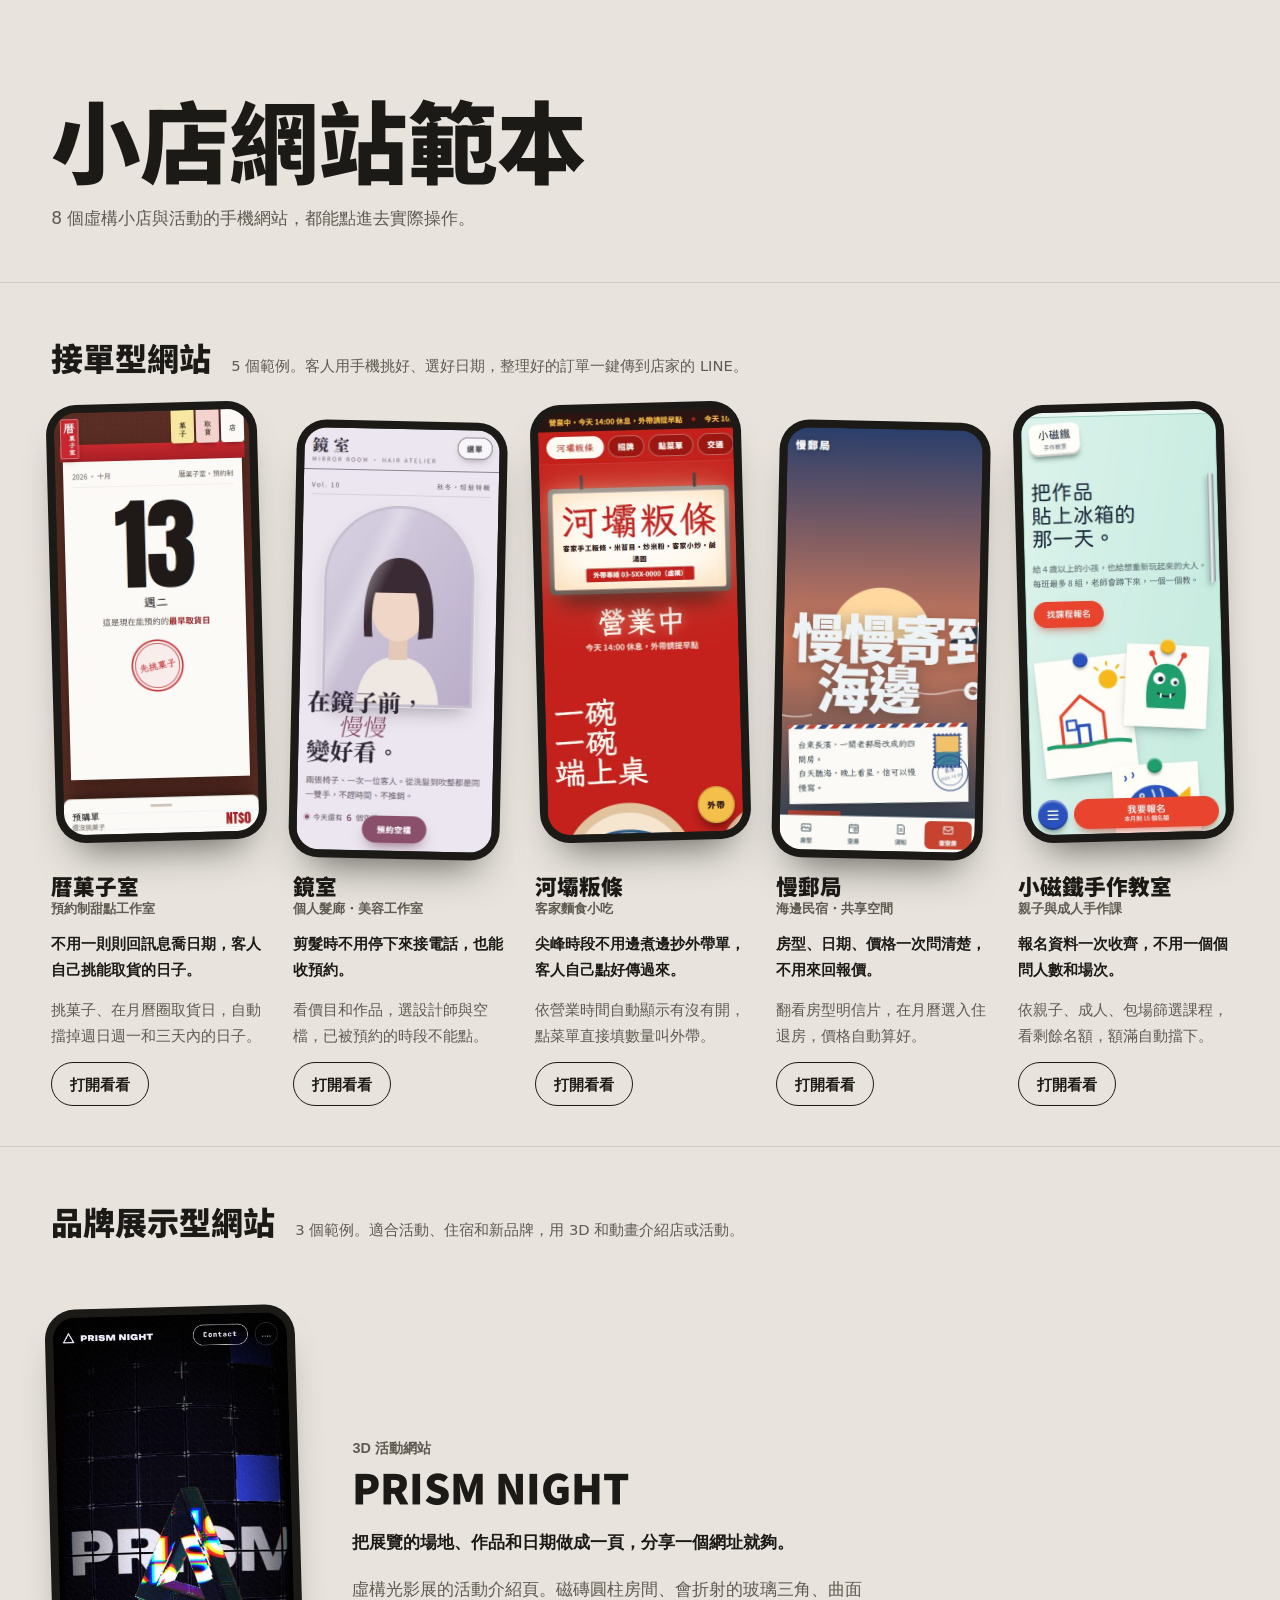
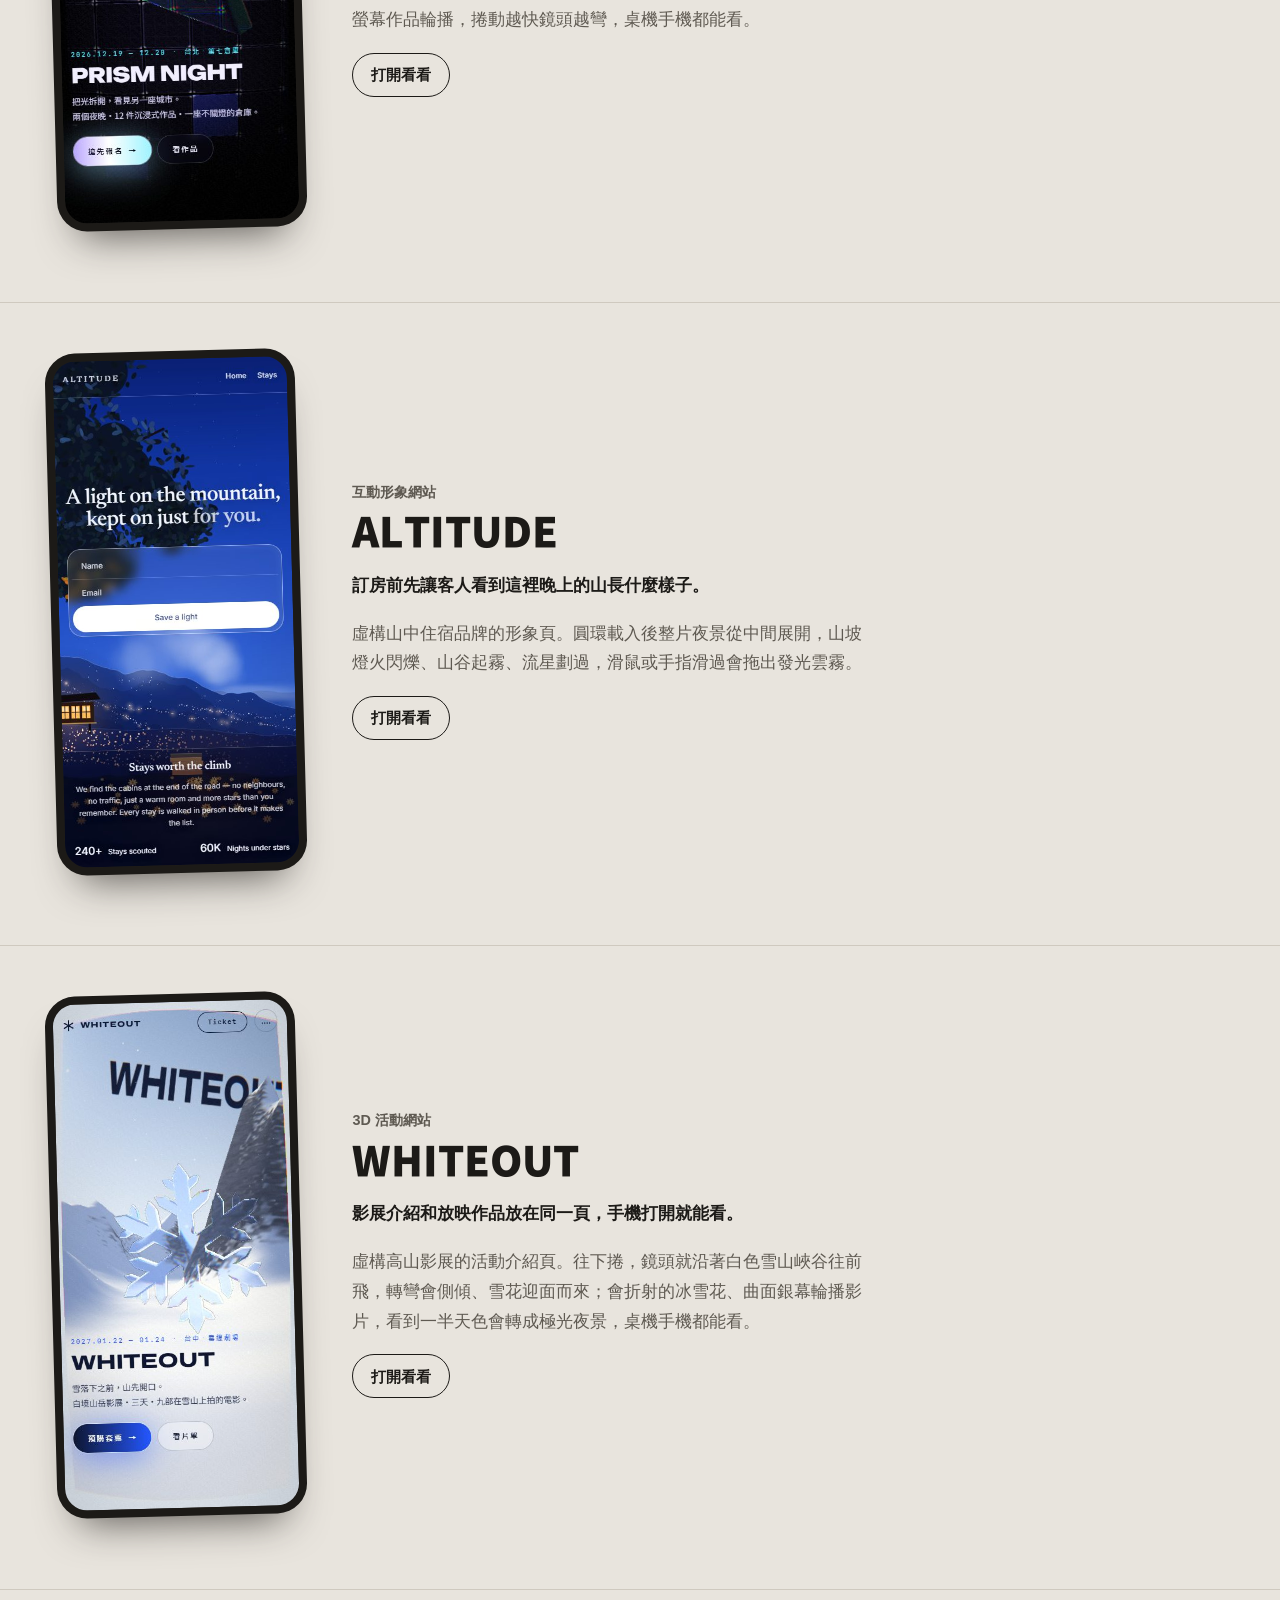
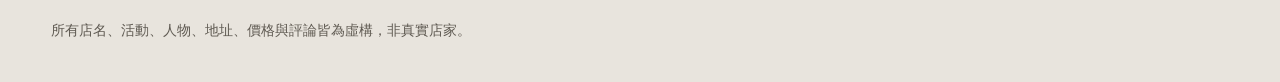
<file: gallery/index.html>
<!doctype html>
<html lang="zh-Hant-TW">
<head>
<meta charset="utf-8">
<meta name="viewport" content="width=device-width, initial-scale=1, viewport-fit=cover">
<title>小店網站範本</title>
<meta name="description" content="8 個虛構小店與活動的手機網站範本，都能點進去實際操作。">
<meta name="theme-color" content="#e8e4dd">
<link rel="icon" href="../assets/favicon.svg" type="image/svg+xml">
<link rel="preconnect" href="https://fonts.googleapis.com">
<link rel="preconnect" href="https://fonts.gstatic.com" crossorigin>
<link href="https://fonts.googleapis.com/css2?family=Chiron+Hei+HK:wght@900&family=Noto+Sans+TC:wght@400;700&display=swap" rel="stylesheet">
<style>
  :root { --desk: #e8e4dd; --ink: #1c1a17; --soft: #5f5a52; --line: #cfc9bf; --gutter: clamp(16px, 4vw, 56px); }
  *, *::before, *::after { box-sizing: border-box; }
  html { -webkit-text-size-adjust: 100%; }
  body { margin: 0; background: var(--desk); color: var(--ink); font: clamp(15px, 1rem + .15vw, 17px)/1.75 "Noto Sans TC", system-ui, sans-serif; overflow-x: hidden; }
  ::selection { background: var(--ink); color: var(--desk); }
  :focus-visible { outline: 3px solid var(--ink); outline-offset: 4px; }
  header { padding: clamp(40px, 8vw, 96px) var(--gutter) clamp(28px, 4vw, 48px); max-width: 1400px; margin: 0 auto; }
  h1 { font-family: "Chiron Hei HK", "Noto Sans TC", sans-serif; font-weight: 900; font-size: clamp(2.2rem, 8.4vw, 5.6rem); line-height: 1.05; margin: 0; letter-spacing: -.01em; text-wrap: balance; }
  header p { margin: 14px 0 0; max-width: 34em; color: var(--soft); }
  .open { min-height: 44px; display: inline-flex; align-items: center; gap: 8px; padding: 0 18px; border-radius: 999px; border: 1.5px solid var(--ink); color: var(--ink); text-decoration: none; font-weight: 700; font-size: .92rem; transition: background-color .2s, color .2s; justify-self: start; }
  .open:hover { background: var(--ink); color: var(--desk); }
  .row { list-style: none; margin: 0; padding: 8px var(--gutter) 40px; display: flex; gap: clamp(18px, 2.4vw, 32px); overflow-x: auto; scroll-snap-type: x mandatory; scroll-padding-inline: var(--gutter); overscroll-behavior-x: contain; scrollbar-width: thin; scrollbar-color: var(--soft) transparent; }
  @media (min-width: 1240px) { .row { max-width: 1400px; margin: 0 auto; overflow: visible; } }
  .shop { flex: 0 0 min(72vw, 250px); scroll-snap-align: start; display: grid; gap: 14px; align-content: start; }
  @media (min-width: 1240px) { .shop { flex: 1 1 0; } }
  .phone { display: block; border-radius: 30px; padding: 8px; background: var(--ink); box-shadow: 0 26px 40px -22px rgba(28,26,23,.7); transition: transform .5s cubic-bezier(.16,1,.3,1); }
  .phone img { display: block; width: 100%; height: auto; aspect-ratio: 390 / 844; border-radius: 22px; }
  .shop:nth-child(odd) .phone { transform: rotate(-1.5deg); }
  .shop:nth-child(even) .phone { transform: rotate(1.2deg) translateY(18px); }
  .phone:hover { transform: rotate(0) translateY(-6px); }
  .shop h3 { font-family: "Chiron Hei HK", "Noto Sans TC", sans-serif; font-weight: 900; font-size: 1.35rem; margin: 18px 0 0; line-height: 1.3; }
  .shop h3 small, .extra h3 small { display: block; font-family: "Noto Sans TC", sans-serif; font-weight: 700; font-size: .8rem; color: var(--soft); }
  .shop p { margin: 0; color: var(--soft); font-size: .92rem; }
  .shop .fix, .extra .fix { color: var(--ink); font-weight: 700; }
  .extra { max-width: 1400px; margin: 0 auto; padding: clamp(24px, 4vw, 48px) var(--gutter) clamp(40px, 6vw, 72px); border-top: 1px solid var(--line); display: grid; grid-template-columns: min(72vw, 250px) 1fr; gap: clamp(20px, 4vw, 56px); align-items: center; }
  .extras .extra:first-child { border-top: 0; }
  .extra .phone { transform: rotate(-1.5deg); }
  .extra h3 { font-family: "Chiron Hei HK", "Noto Sans TC", sans-serif; font-weight: 900; font-size: clamp(1.6rem, 4vw, 2.6rem); line-height: 1.2; margin: 0 0 14px; }
  .extra h3 small { font-size: .9rem; margin-bottom: 6px; }
  .extra p { margin: 0 0 18px; max-width: 30em; color: var(--soft); }
  .group { max-width: 1400px; margin: 0 auto; padding: clamp(24px, 4vw, 48px) var(--gutter) 8px; border-top: 1px solid var(--line); display: flex; flex-wrap: wrap; align-items: baseline; gap: 4px 20px; }
  .group h2 { font-family: "Chiron Hei HK", "Noto Sans TC", sans-serif; font-weight: 900; font-size: clamp(1.4rem, 3vw, 2rem); margin: 0; }
  .group p { margin: 0; color: var(--soft); font-size: .92rem; }
  footer { max-width: 1400px; margin: 0 auto; padding: 28px var(--gutter) 40px; border-top: 1px solid var(--line); color: var(--soft); font-size: .86rem; }
  @media (max-width: 640px) {
    header { padding-bottom: 20px; }
    .shop { flex-basis: min(44vw, 250px); }
    .extras { display: flex; gap: 18px; overflow-x: auto; scroll-snap-type: x mandatory; scroll-padding-inline: var(--gutter); overscroll-behavior-x: contain; padding: 8px var(--gutter) 40px; scrollbar-width: thin; scrollbar-color: var(--soft) transparent; }
    .extra { flex: 0 0 min(44vw, 250px); scroll-snap-align: start; margin: 0; padding: 0; border: 0; grid-template-columns: 1fr; gap: 14px; align-items: start; align-content: start; }
    .extra h3 { font-size: 1.35rem; margin: 18px 0 0; }
    .extra h3 small { font-size: .8rem; margin: 0; }
    .extra p { margin: 0; font-size: .92rem; }
  }
  @media (prefers-reduced-motion: reduce) { .phone, .open { transition: none; } }
</style>
</head>
<body>
<header>
  <h1>小店網站範本</h1>
  <p>8 個虛構小店與活動的手機網站，都能點進去實際操作。</p>
</header>

<main>
  <div class="group">
    <h2>接單型網站</h2>
    <p>5 個範例。客人用手機挑好、選好日期，整理好的訂單一鍵傳到店家的 LINE。</p>
  </div>
  <ul class="row">
    <li class="shop">
      <a class="phone" href="../01-dessert/" tabindex="-1" aria-hidden="true"><img src="../assets/01-dessert.jpg" alt="暦菓子室手機版首頁：撕頁日曆上寫著最早可取貨日" width="390" height="844" fetchpriority="high"></a>
      <h3>暦菓子室<small>預約制甜點工作室</small></h3>
      <p class="fix">不用一則則回訊息喬日期，客人自己挑能取貨的日子。</p>
      <p>挑菓子、在月曆圈取貨日，自動擋掉週日週一和三天內的日子。</p>
      <a class="open" href="../01-dessert/" aria-label="打開看看：暦菓子室">打開看看</a>
    </li>
    <li class="shop">
      <a class="phone" href="../02-salon/" tabindex="-1" aria-hidden="true"><img src="../assets/02-salon.jpg" alt="鏡室手機版首頁：拱形鏡框裡的髮型插畫與宋體標題" width="390" height="844"></a>
      <h3>鏡室<small>個人髮廊・美容工作室</small></h3>
      <p class="fix">剪髮時不用停下來接電話，也能收預約。</p>
      <p>看價目和作品，選設計師與空檔，已被預約的時段不能點。</p>
      <a class="open" href="../02-salon/" aria-label="打開看看：鏡室">打開看看</a>
    </li>
    <li class="shop">
      <a class="phone" href="../03-hakka-noodles/" tabindex="-1" aria-hidden="true"><img src="../assets/03-hakka-noodles.jpg" alt="河壩粄條手機版首頁：燈箱招牌與大大的營業中" width="390" height="844"></a>
      <h3>河壩粄條<small>客家麵食小吃</small></h3>
      <p class="fix">尖峰時段不用邊煮邊抄外帶單，客人自己點好傳過來。</p>
      <p>依營業時間自動顯示有沒有開，點菜單直接填數量叫外帶。</p>
      <a class="open" href="../03-hakka-noodles/" aria-label="打開看看：河壩粄條">打開看看</a>
    </li>
    <li class="shop">
      <a class="phone" href="../04-guesthouse/" tabindex="-1" aria-hidden="true"><img src="../assets/04-guesthouse.jpg" alt="慢郵局手機版首頁：海邊黃昏與巨大的標題字" width="390" height="844" loading="lazy"></a>
      <h3>慢郵局<small>海邊民宿・共享空間</small></h3>
      <p class="fix">房型、日期、價格一次問清楚，不用來回報價。</p>
      <p>翻看房型明信片，在月曆選入住退房，價格自動算好。</p>
      <a class="open" href="../04-guesthouse/" aria-label="打開看看：慢郵局">打開看看</a>
    </li>
    <li class="shop">
      <a class="phone" href="../05-craft-studio/" tabindex="-1" aria-hidden="true"><img src="../assets/05-craft-studio.jpg" alt="小磁鐵手作教室手機版首頁：冰箱門上的小孩畫作" width="390" height="844" loading="lazy"></a>
      <h3>小磁鐵手作教室<small>親子與成人手作課</small></h3>
      <p class="fix">報名資料一次收齊，不用一個個問人數和場次。</p>
      <p>依親子、成人、包場篩選課程，看剩餘名額，額滿自動擋下。</p>
      <a class="open" href="../05-craft-studio/" aria-label="打開看看：小磁鐵手作教室">打開看看</a>
    </li>
  </ul>

  <div class="group">
    <h2>品牌展示型網站</h2>
    <p>3 個範例。適合活動、住宿和新品牌，用 3D 和動畫介紹店或活動。</p>
  </div>
  <div class="extras">
    <section class="extra">
      <a class="phone" href="../06-prism-night/" tabindex="-1" aria-hidden="true"><img src="../assets/06-prism-night.jpg" alt="PRISM NIGHT 手機版首頁：磁磚牆上的巨大 PRISM 字與玻璃三角" width="390" height="844" loading="lazy"></a>
      <div>
        <h3><small>3D 活動網站</small>PRISM NIGHT</h3>
        <p class="fix">把展覽的場地、作品和日期做成一頁，分享一個網址就夠。</p>
        <p>虛構光影展的活動介紹頁。磁磚圓柱房間、會折射的玻璃三角、曲面螢幕作品輪播，捲動越快鏡頭越彎，桌機手機都能看。</p>
        <a class="open" href="../06-prism-night/" aria-label="打開看看：PRISM NIGHT">打開看看</a>
      </div>
    </section>
    <section class="extra">
      <a class="phone" href="../07-altitude/" tabindex="-1" aria-hidden="true"><img src="../assets/07-altitude.jpg" alt="ALTITUDE 手機版首頁：藍色夜空下的群山、樹下亮燈的小木屋與襯線大標" width="390" height="844" loading="lazy"></a>
      <div>
        <h3><small>互動形象網站</small>ALTITUDE</h3>
        <p class="fix">訂房前先讓客人看到這裡晚上的山長什麼樣子。</p>
        <p>虛構山中住宿品牌的形象頁。圓環載入後整片夜景從中間展開，山坡燈火閃爍、山谷起霧、流星劃過，滑鼠或手指滑過會拖出發光雲霧。</p>
        <a class="open" href="../07-altitude/" aria-label="打開看看：ALTITUDE">打開看看</a>
      </div>
    </section>
    <section class="extra">
      <a class="phone" href="../08-whiteout/" tabindex="-1" aria-hidden="true"><img src="../assets/08-whiteout.jpg" alt="WHITEOUT 手機版首頁：白色雪山峽谷、天空上的巨大 WHITEOUT 字與冰雪花" width="390" height="844" loading="lazy"></a>
      <div>
        <h3><small>3D 活動網站</small>WHITEOUT</h3>
        <p class="fix">影展介紹和放映作品放在同一頁，手機打開就能看。</p>
        <p>虛構高山影展的活動介紹頁。往下捲，鏡頭就沿著白色雪山峽谷往前飛，轉彎會側傾、雪花迎面而來；會折射的冰雪花、曲面銀幕輪播影片，看到一半天色會轉成極光夜景，桌機手機都能看。</p>
        <a class="open" href="../08-whiteout/" aria-label="打開看看：WHITEOUT">打開看看</a>
      </div>
    </section>
  </div>
</main>

<footer>所有店名、活動、人物、地址、價格與評論皆為虛構，非真實店家。</footer>
</body>
</html>
</file>
<file: 01-dessert/style.css>
:root {
  --wall: #5a2e24;
  --wall-deep: #3f1e17;
  --paper: #fbfaf7;
  --paper-edge: #e6e0d8;
  --ink: #1f1a17;
  --ink-soft: #5c524b;
  --red: #c8282d;
  --red-deep: #a51f24;
  --memo: #f7e7a1;
  --sakura: #f4d3cf;
  --matcha: #dfe6cf;
  --on-wall: #f6ebe4;
  --on-wall-soft: #d9c3b8;
  --line: #06c755;
  --hand: "LXGW WenKai TC", "Noto Sans TC", serif;
  --sans: "Noto Sans TC", system-ui, sans-serif;
  --num: "Anton", "Noto Sans TC", sans-serif;
  --gutter: clamp(16px, 4vw, 56px);
  --ease: cubic-bezier(.16, 1, .3, 1);
  --zz: 12px;
}
[hidden] { display: none !important; }
*, *::before, *::after { box-sizing: border-box; }
html { scroll-behavior: smooth; -webkit-text-size-adjust: 100%; }
body {
  margin: 0; overflow-x: hidden;
  font-family: var(--sans); font-size: clamp(15px, 1rem + .15vw, 17px); line-height: 1.75;
  color: var(--on-wall); background-color: var(--wall);
  background-image: radial-gradient(rgba(0,0,0,.09) 1px, transparent 1.2px), radial-gradient(rgba(255,255,255,.035) 1px, transparent 1.2px);
  background-size: 7px 7px, 11px 11px; background-position: 0 0, 3px 5px;
  padding-bottom: calc(76px + env(safe-area-inset-bottom));
  -webkit-tap-highlight-color: transparent;
  caret-color: var(--red); accent-color: var(--red);
}
::selection { background: var(--memo); color: var(--ink); }
:focus-visible { outline: 3px solid var(--memo); outline-offset: 3px; }
.sheet :focus-visible, .slip :focus-visible, .wall-cal :focus-visible { outline-color: var(--red); }
h1, h2, h3 { font-family: var(--hand); font-weight: 700; line-height: 1.25; margin: 0; text-wrap: balance; }
p { margin: 0; }
a { color: inherit; }
svg { display: block; max-width: 100%; }
.sr { position: absolute; width: 1px; height: 1px; overflow: hidden; clip-path: inset(50%); }
.skip { position: absolute; left: -999px; top: 8px; background: var(--paper); color: var(--ink); padding: 8px 14px; z-index: 90; }
.skip:focus { left: 8px; }

/* ---------- seal (brand) ---------- */
.seal {
  position: fixed; top: 12px; left: 12px; z-index: 60;
  display: flex; gap: 2px; align-items: flex-start; text-decoration: none;
  writing-mode: vertical-rl; padding: 6px 7px;
  background: var(--red); color: #fff; border-radius: 4px;
  box-shadow: 0 6px 14px -6px rgba(0,0,0,.6), inset 0 0 0 2px rgba(255,255,255,.35);
  font-family: var(--hand); font-weight: 700;
}
.seal span:first-child { font-size: 1.45rem; line-height: 1; }
@media (min-width: 1024px) { .seal span:first-child { font-size: 1.8rem; } }
.seal span:last-child { font-size: .78rem; letter-spacing: .15em; line-height: 1.2; }

/* ---------- index tabs ---------- */
.tabs { position: fixed; top: 0; right: 10px; z-index: 55; display: flex; gap: 4px; }
.tab {
  display: grid; place-items: center; position: relative;
  width: 46px; min-height: 72px; padding: 22px 0 10px; transform: translateY(-8px); text-decoration: none;
  writing-mode: vertical-rl; font-family: var(--hand); font-weight: 700; font-size: .92rem; letter-spacing: .12em;
  color: var(--ink); border-radius: 0 0 6px 6px;
  box-shadow: 0 6px 12px -6px rgba(0,0,0,.55);
  transition: transform .35s var(--ease);
}
.tab:hover, .tab[aria-current="true"] { transform: translateY(0); }
.tab-a { background: var(--memo); }
.tab-b { background: var(--sakura); }
.tab-c { background: var(--paper); }
.tab-d { background: var(--red); color: #fff; display: none; }
.tab b { writing-mode: horizontal-tb; margin-top: 6px; min-width: 22px; height: 22px; border-radius: 11px; background: #fff; color: var(--red); font: 700 .78rem/22px var(--sans); text-align: center; }
@media (max-width: 1023px) {
  .tab span { font-size: 0; }
  .tab-a span::after { content: "菓子"; font-size: .92rem; }
  .tab-b span::after { content: "取貨"; font-size: .92rem; }
  .tab-c span::after { content: "店"; font-size: .92rem; }
}
@media (min-width: 1024px) {
  .tabs { top: 50%; right: 0; transform: translateY(-50%); flex-direction: column; gap: 6px; }
  .tab { width: 48px; min-height: 0; padding: 18px 0; border-radius: 6px 0 0 6px; transform: translateX(6px); }
  .tab:hover, .tab[aria-current="true"] { transform: translateX(0); }
  .tab-d { display: grid; }
}

/* ---------- stacked tear-off pages ---------- */
main { overflow-x: clip; }
#kashi, #koyomi { scroll-margin-top: 64px; }
.stack { position: relative; timeline-scope: --p2, --p3; }
.page { position: sticky; top: 0; min-height: 100svh; display: grid; place-items: center; padding: 84px var(--gutter) 100px; }
.wall-word { display: none; }
@media (min-width: 1024px) {
  .wall-word { display: block; position: absolute; top: 50%; translate: 0 -50%; writing-mode: vertical-rl; font-family: var(--hand); font-weight: 700; color: var(--paper); letter-spacing: .2em; }
  .wall-left { left: max(4vw, calc(50% - 560px)); font-size: clamp(3.4rem, 5vw, 5rem); }
  .wall-right { right: max(7vw, calc(50% - 520px)); font-size: 1.3rem; color: var(--on-wall-soft); }
}
.page-2 { view-timeline: --p2 block; }
.page-3 { view-timeline: --p3 block; }
.sheet {
  position: relative; width: min(100%, 640px); min-height: min(640px, calc(100svh - 200px));
  background: var(--paper); color: var(--ink);
  padding: 22px clamp(18px, 4vw, 44px) 34px;
  display: grid; align-content: start;
  box-shadow: 0 18px 30px -12px rgba(25, 8, 4, .55);
  transform-origin: 50% 0;
}
.page-1 .sheet::before {
  content: ""; position: absolute; left: -6px; right: -6px; top: -30px; height: 34px; border-radius: 6px 6px 0 0;
  background:
    radial-gradient(circle 7px at 25% 55%, var(--wall-deep) 96%, transparent),
    radial-gradient(circle 7px at 75% 55%, var(--wall-deep) 96%, transparent),
    linear-gradient(var(--red), var(--red-deep));
}
/* torn top edge drawn as a paper-coloured zigzag strip; iOS Safari crashed when whole sticky sheets were masked and filtered */
.page-2 .sheet::before, .page-3 .sheet::before {
  content: ""; position: absolute; left: 0; right: 0; top: calc(-1 * var(--zz) + 1px); height: var(--zz);
  background: conic-gradient(from -45deg at 50% 100%, var(--paper) 90deg, transparent 0) 0 0 / calc(2 * var(--zz)) var(--zz) repeat-x;
}
.page-2 .sheet { rotate: .8deg; }
.page-3 .sheet { rotate: -.6deg; }
.sheet-top { display: flex; justify-content: space-between; font-size: .85rem; color: var(--ink-soft); border-bottom: 1px solid var(--paper-edge); padding-bottom: 8px; margin-bottom: 8px; font-variant-numeric: tabular-nums; }
.big-num { font-family: var(--num); font-size: min(52vw, 40svh, 22rem); line-height: 1; text-align: center; letter-spacing: -.02em; font-variant-numeric: tabular-nums; margin-top: 8px; }
.big-dow { text-align: center; font-family: var(--hand); font-weight: 700; font-size: clamp(1.5rem, 5vw, 2.2rem); line-height: 1.2; }
.big-note { text-align: center; margin-top: 10px; color: var(--ink-soft); }
.big-note strong { color: var(--red-deep); }
.stamp-btn {
  justify-self: center; margin-top: 22px; width: 104px; height: 104px; border-radius: 50%;
  display: grid; place-items: center; text-decoration: none; rotate: -10deg;
  border: 3px solid var(--red); color: var(--red); background: rgba(200, 40, 45, .06);
  font-family: var(--hand); font-weight: 700; font-size: 1.15rem;
  box-shadow: inset 0 0 0 4px var(--paper), inset 0 0 0 5.5px var(--red);
  transition: rotate .4s var(--ease), background-color .2s;
}
.stamp-btn:hover { rotate: 0deg; background: rgba(200, 40, 45, .14); }
.sheet-letter h2 { font-size: clamp(2.2rem, 8vw, 3.6rem); margin: 18px 0 20px; }
.sheet-letter p:not(.sheet-top) { font-family: var(--hand); font-size: clamp(1.1rem, 3.6vw, 1.3rem); line-height: 1.95; margin-bottom: 14px; max-width: 30em; }
.rules { list-style: none; padding: 0; margin: 10px 0 0; }
.rules li { display: grid; grid-template-columns: 4.6rem 1fr; gap: 16px; align-items: center; padding: 18px 0; border-bottom: 1px dashed var(--paper-edge); }
.r-num { font-family: var(--num); font-size: 3rem; line-height: 1; text-align: right; }
.r-num.red { color: var(--red); font-size: 1.7rem; }
.rules p { font-family: var(--hand); font-size: clamp(1.08rem, 3.4vw, 1.25rem); line-height: 1.7; }
.sign { justify-self: end; margin-top: 18px; font-family: var(--hand); font-weight: 700; color: var(--red-deep); font-size: 1.2rem; }

@supports (animation-timeline: view()) {
  @media (prefers-reduced-motion: no-preference) {
    .page-1 .sheet, .page-2 .sheet { animation: recede linear both; animation-range: entry 10% entry 100%; }
    .page-1 .sheet::after, .page-2 .sheet::after { content: ""; position: absolute; inset: 0; background: var(--wall-deep); opacity: 0; pointer-events: none; animation: dim linear both; animation-range: entry 10% entry 100%; }
    .page-1 .sheet, .page-1 .sheet::after { animation-timeline: --p2; }
    .page-2 .sheet, .page-2 .sheet::after { animation-timeline: --p3; }
    @keyframes recede { to { transform: translateY(-3%) scale(.93) rotate(-4deg); } }
    @keyframes dim { to { opacity: .45; } }
  }
}

/* ---------- 今月の菓子 ---------- */
.kashi { position: relative; max-width: 1180px; margin: 0 auto; padding: clamp(64px, 10vw, 140px) var(--gutter) clamp(48px, 8vw, 100px); }
.vtitle { font-size: clamp(2.6rem, 10vw, 5.2rem); letter-spacing: .06em; color: var(--paper); }
.kashi-lead { color: var(--on-wall-soft); margin: 10px 0 40px; max-width: 26em; }
.shelf { list-style: none; margin: 0; padding: 0; display: grid; gap: 44px 28px; }
.item { display: grid; grid-template-columns: 112px 1fr; gap: 6px 18px; align-items: start; }
.plate {
  grid-row: span 3; width: 112px; aspect-ratio: 1; border-radius: 50%; display: grid; place-items: center;
  box-shadow: 0 0 0 7px var(--paper), 0 0 0 8px var(--paper-edge), 0 18px 24px -12px rgba(0,0,0,.6);
  margin: 8px;
}
.plate svg { width: 76%; }
.item h3 { font-size: 1.35rem; color: var(--paper); display: flex; flex-wrap: wrap; align-items: baseline; gap: 4px 12px; }
.item .price { font-family: var(--num); font-weight: 400; font-size: 1.35rem; letter-spacing: .02em; color: var(--memo); font-variant-numeric: tabular-nums; }
.item .unit { font-family: var(--sans); font-size: .8rem; font-weight: 400; color: var(--on-wall-soft); }
.item p { color: var(--on-wall-soft); font-size: .93rem; }
.hanko {
  width: 52px; height: 52px; border-radius: 50%; border: 0; cursor: pointer; rotate: -8deg;
  background: var(--red); color: #fff; font: 700 1.25rem/1 var(--hand);
  box-shadow: inset 0 0 0 3px rgba(255,255,255,.55), 0 8px 14px -6px rgba(0,0,0,.6);
  transition: rotate .35s var(--ease), scale .2s var(--ease);
}
.hanko:hover { rotate: 4deg; }
.hanko:active { scale: .9; }
.qty { display: inline-flex; align-items: center; gap: 6px; }
.qty button { width: 44px; height: 44px; border-radius: 50%; border: 2px solid currentColor; background: transparent; color: inherit; font: 700 1.25rem/1 var(--sans); cursor: pointer; }
.shelf .qty { color: var(--paper); }
.shelf .qty button:hover { background: var(--paper); color: var(--wall); }
.qty output { min-width: 2.2ch; text-align: center; font-family: var(--num); font-size: 1.6rem; font-variant-numeric: tabular-nums; }
.shelf .qty output { color: var(--memo); }
@media (min-width: 720px) {
  .shelf { grid-template-columns: 1fr 1fr; }
  .shelf .item:nth-child(even) { translate: 0 90px; }
  .shelf { padding-bottom: 90px; }
}
@media (min-width: 1024px) {
  .kashi { display: grid; grid-template-columns: auto 1fr; gap: 0 56px; }
  .vtitle { writing-mode: vertical-rl; grid-row: span 2; position: sticky; top: 60px; align-self: start; font-size: 5.6rem; }
  .kashi-lead { margin-top: 0; }
  .item { grid-template-columns: 150px 1fr; }
  .plate { width: 150px; }
}

/* ---------- wall calendar ---------- */
.koyomi { padding: clamp(40px, 8vw, 100px) var(--gutter) clamp(64px, 10vw, 120px); }
.wall-cal { max-width: 860px; margin: 0 auto; background: var(--paper); color: var(--ink); padding: clamp(18px, 4vw, 44px); position: relative; box-shadow: 0 22px 34px -14px rgba(25,8,4,.6); }
.wall-cal::before { content: ""; position: absolute; top: -14px; left: 50%; width: 18px; height: 18px; border-radius: 50%; translate: -50% 0; background: radial-gradient(circle at 35% 35%, #fff 0 20%, #888 60%, #444); }
.wall-cal-head { display: grid; gap: 4px; margin-bottom: 18px; }
.wall-cal-head h2 { font-size: clamp(2rem, 6vw, 3rem); }
.wall-cal-head p { color: var(--ink-soft); }
.month { display: grid; grid-template-columns: repeat(7, minmax(0, 1fr)); border-top: 2px solid var(--ink); }
.dow-h { padding: 6px 0; text-align: center; font-size: .8rem; font-weight: 700; border-bottom: 1px solid var(--paper-edge); }
.dow-h.red { color: var(--red); }
.cell {
  position: relative; min-height: clamp(58px, 12vw, 92px); border: 0; border-bottom: 1px solid var(--paper-edge); border-right: 1px solid var(--paper-edge);
  background: transparent; color: var(--ink); cursor: pointer; padding: 4px 6px; text-align: left;
  display: grid; align-content: space-between; font-family: var(--sans);
}
.cell:nth-child(7n) { border-right: 0; }
.cell .n { font-family: var(--num); font-size: clamp(1.3rem, 4vw, 2rem); line-height: 1.1; font-variant-numeric: tabular-nums; }
.cell .s { font-size: .68rem; color: var(--ink-soft); }
.cell.red .n { color: var(--red); }
.cell:disabled { cursor: not-allowed; }
.cell:disabled .n { opacity: .4; }
.cell.red:disabled .n { opacity: .75; }
.cell.blank { cursor: default; }
.cell:not(:disabled):not(.blank):hover { background: #fdf3e9; }
.cell .ring { position: absolute; inset: 2px; pointer-events: none; }
.cell .ring ellipse { fill: none; stroke: var(--red); stroke-width: 3; stroke-linecap: round; stroke-dasharray: 100; stroke-dashoffset: 100; opacity: 0; }
.cell[aria-pressed="true"] .ring ellipse { opacity: 1; }
.cell[aria-pressed="true"] .ring ellipse { animation: draw .6s var(--ease) forwards; }
@keyframes draw { to { stroke-dashoffset: 0; } }
.how { border: 0; padding: 0; margin: 26px 0 0; display: grid; gap: 12px; }
.how legend { font-family: var(--hand); font-weight: 700; font-size: 1.3rem; margin-bottom: 8px; }
@media (min-width: 640px) { .how { grid-template-columns: 1fr 1fr; } .meet { grid-column: 1 / -1; } }
.ticket { position: relative; display: flex; gap: 12px; align-items: flex-start; padding: 14px 16px; cursor: pointer; background: #fff; border: 1.5px dashed #cdbfb3; border-radius: 4px; }
.ticket:has(input:checked) { border-style: solid; border-color: var(--red); background: #fff6f4; }
.ticket input { width: 20px; height: 20px; margin-top: 3px; flex: none; }
.ticket small { display: block; color: var(--ink-soft); font-size: .84rem; line-height: 1.5; }
.meet { display: grid; gap: 12px; grid-template-columns: 1fr 1fr; }
label { display: grid; gap: 6px; font-size: .9rem; font-weight: 500; color: var(--ink); }
input:not([type=radio]), select, textarea { width: 100%; min-height: 46px; padding: 10px 12px; font: 16px/1.5 var(--sans); color: var(--ink); background: #fff; border: 1.5px solid #cfc6bd; border-radius: 4px; }
input::placeholder, textarea::placeholder { color: #7a6f67; }
input:focus, select:focus, textarea:focus { outline: none; border-color: var(--red); box-shadow: 0 0 0 3px rgba(200,40,45,.18); }
input[aria-invalid="true"] { border-color: var(--red); background: #fff5f3; }

/* ---------- order slip (bottom drawer) ---------- */
.slip {
  position: fixed; left: 0; right: 0; bottom: 0; z-index: 70;
  max-height: 88svh; display: flex; flex-direction: column;
  background: var(--paper); color: var(--ink);
  border-radius: 14px 14px 0 0;
  box-shadow: 0 -14px 30px -10px rgba(0,0,0,.55);
  transform: translateY(calc(100% - 72px - env(safe-area-inset-bottom)));
  transition: transform .5s var(--ease);
  background-image: repeating-linear-gradient(transparent 0 31px, rgba(44, 80, 160, .1) 31px 32px);
}
.slip.open { transform: translateY(0); }
.slip.dragging { transition: none; }
.slip-handle {
  flex: none; display: grid; grid-template-columns: 1fr auto; align-items: center; gap: 2px 12px;
  min-height: 72px; padding: 14px var(--gutter) 10px; border: 0; background: transparent; color: inherit; cursor: grab; text-align: left; touch-action: none;
  border-bottom: 2px dashed var(--paper-edge);
}
.grip { grid-column: 1 / -1; justify-self: center; width: 44px; height: 5px; border-radius: 3px; background: #cdbfb3; margin-bottom: 4px; }
.slip-sum { display: grid; line-height: 1.3; }
.slip-sum b { font-family: var(--hand); font-size: 1.15rem; }
.slip-sum span { font-size: .82rem; color: var(--ink-soft); }
.slip-handle strong { font-family: var(--num); font-weight: 400; font-size: 1.7rem; color: var(--red-deep); font-variant-numeric: tabular-nums; }
.slip.bump .slip-handle strong { animation: bump .45s var(--ease); }
@keyframes bump { 40% { transform: scale(1.18); } }
.slip-body { overflow-y: auto; overscroll-behavior: contain; padding: 16px var(--gutter) calc(24px + env(safe-area-inset-bottom)); display: grid; gap: 14px; align-content: start; }
.slip-date { display: flex; align-items: baseline; justify-content: space-between; gap: 12px; padding-bottom: 10px; border-bottom: 1px solid var(--paper-edge); }
.slip-label { font-size: .85rem; color: var(--ink-soft); }
.slip-day { font-family: var(--hand); font-weight: 700; font-size: 1.25rem; }
.slip-day.set { color: var(--red-deep); }
.cart { list-style: none; margin: 0; padding: 0; display: grid; gap: 6px; }
.cart li { display: grid; grid-template-columns: 1fr auto; align-items: center; gap: 0 10px; padding: 6px 0; border-bottom: 1px dotted #cdbfb3; }
.cart .c-name { font-weight: 700; }
.cart .c-price { font-weight: 700; font-variant-numeric: tabular-nums; }
.cart .qty { grid-column: 1 / -1; color: var(--ink); }
.cart .qty button { width: 44px; height: 44px; }
.cart .qty output { font-size: 1.2rem; }
.cart-empty { color: var(--ink-soft); font-size: .92rem; }
.fields { display: grid; gap: 12px; grid-template-columns: 1fr 1fr; }
.fields .wide { grid-column: 1 / -1; }
.error { color: var(--red-deep); font-weight: 700; font-size: .92rem; }
.error:empty { display: none; }
.seal-submit {
  min-height: 54px; border: 0; border-radius: 4px; cursor: pointer;
  background: var(--red); color: #fff; font: 700 1.1rem var(--hand); letter-spacing: .1em;
  box-shadow: 0 10px 18px -8px rgba(165, 31, 36, .8);
}
.seal-submit:active { transform: translateY(1px); }
.result { position: relative; outline: none; border-top: 2px dashed var(--paper-edge); padding-top: 16px; }
.result-stamp { position: absolute; right: 4px; top: 12px; width: 70px; height: 70px; border-radius: 50%; border: 3px solid var(--red); color: var(--red); display: grid; place-items: center; font: 700 1.2rem var(--hand); rotate: 14deg; opacity: .85; }
.result pre { white-space: pre-wrap; word-break: break-word; margin: 0 0 14px; padding-right: 64px; font: 15px/1.8 var(--sans); }
.result-actions { display: flex; flex-wrap: wrap; gap: 10px; }
.result-actions > * { flex: 1 1 140px; min-height: 48px; display: inline-flex; align-items: center; justify-content: center; border: 0; border-radius: 4px; font: 700 1rem var(--sans); text-decoration: none; cursor: pointer; }
.btn-ink { background: var(--ink); color: #fff; }
.btn-line { background: var(--line); color: #fff; }
.copied { color: #1b7a3d; font-weight: 700; font-size: .9rem; min-height: 1.5em; margin-top: 8px; }
@media (min-width: 1024px) {
  body { padding-bottom: 0; }
  .slip { left: auto; right: 72px; width: 400px; border-radius: 12px 12px 0 0; max-height: 86svh; }
}

/* ---------- footer ---------- */
.foot { position: relative; overflow: hidden; background: var(--wall-deep); padding: 56px var(--gutter) 0; display: grid; }
.foot-info { display: grid; gap: 10px; max-width: 420px; color: var(--on-wall-soft); font-size: .92rem; position: relative; z-index: 1; }
.foot-info b { color: var(--paper); font-family: var(--hand); font-size: 1.3rem; }
.foot-info .demo { color: var(--memo); }
.foot-glyph { font-family: var(--hand); font-weight: 700; color: var(--red); font-size: clamp(15rem, 62vw, 44rem); line-height: .78; margin: -.06em -.08em -.2em auto; opacity: .9; }

@media (prefers-reduced-motion: reduce) {
  html { scroll-behavior: auto; }
  *, *::before, *::after { animation-duration: .01ms !important; animation-iteration-count: 1 !important; transition-duration: .01ms !important; }
}
</file>
<file: 02-salon/style.css>
:root {
  --paper: #ebe6ef;
  --paper-2: #ded7e5;
  --card: #f8f6fa;
  --ink: #2d2433;
  --ink-soft: #5e5266;
  --rule: rgba(45, 36, 51, .22);
  --plum: #8a4f6b;
  --plum-deep: #6e3b54;
  --frame: #c7bfd0;
  --glass: #cfc7d9;
  --line: #06c755;
  --serif: "Chiron Sung HK", "Noto Serif TC", serif;
  --sans: "Noto Sans TC", system-ui, sans-serif;
  --gutter: clamp(16px, 4vw, 64px);
  --ease: cubic-bezier(.16, 1, .3, 1);
  --shadow: 0 18px 40px -18px rgba(45, 36, 51, .45);
}
[hidden] { display: none !important; }
*, *::before, *::after { box-sizing: border-box; }
html { scroll-behavior: smooth; scroll-padding-top: 20px; -webkit-text-size-adjust: 100%; }
body {
  margin: 0; overflow-x: hidden;
  font-family: var(--sans); font-size: clamp(15px, 1rem + .15vw, 17px); line-height: 1.8;
  color: var(--ink); background: var(--paper);
  padding-bottom: calc(84px + env(safe-area-inset-bottom));
  -webkit-tap-highlight-color: transparent; caret-color: var(--plum); accent-color: var(--plum);
}
body.menu-open { overflow: hidden; }
::selection { background: var(--plum); color: #fff; }
:focus-visible { outline: 2px solid var(--plum); outline-offset: 3px; }
h1, h2, h3 { font-family: var(--serif); font-weight: 800; line-height: 1.2; margin: 0; text-wrap: balance; }
p { margin: 0; }
a { color: inherit; }
svg { display: block; max-width: 100%; }
.sr { position: absolute; width: 1px; height: 1px; overflow: hidden; clip-path: inset(50%); }
.skip { position: absolute; left: -999px; top: 8px; background: var(--ink); color: #fff; padding: 8px 14px; z-index: 90; }
.skip:focus { left: 8px; }

/* ---------- masthead: logo centered, nav split ---------- */
.masthead {
  display: grid; grid-template-columns: 1fr auto 1fr; align-items: center;
  padding: 18px var(--gutter) 14px; border-bottom: 1px solid var(--ink);
}
.mast-logo { grid-column: 2; display: grid; justify-items: center; text-decoration: none; line-height: 1.1; }
.mast-zh { font-family: var(--serif); font-weight: 800; font-size: clamp(2rem, 6vw, 3rem); letter-spacing: .3em; margin-right: -.3em; }
.mast-en { font-size: .68rem; letter-spacing: .32em; text-transform: uppercase; color: var(--ink-soft); margin-top: 4px; }
.mast-nav { display: none; gap: 28px; }
.mast-nav a { text-decoration: none; font-family: var(--serif); font-weight: 600; font-size: 1.05rem; min-height: 44px; display: inline-flex; align-items: center; background: linear-gradient(currentColor, currentColor) 0 100% / 0 1px no-repeat; transition: background-size .4s var(--ease); }
.mast-nav a:hover { background-size: 100% 1px; }
.mast-right { justify-self: end; }
.mast-cta { padding: 0 20px; border: 1px solid var(--ink); border-radius: 999px; background: none !important; }
.mast-cta:hover { background-color: var(--ink) !important; color: var(--paper); }
@media (max-width: 1023px) {
  .masthead { grid-template-columns: 1fr; padding-right: 110px; }
  .mast-logo { grid-column: 1; justify-items: start; }
}
@media (min-width: 1024px) {
  .masthead { position: sticky; top: 0; z-index: 40; background: var(--paper); }
  .mast-nav { display: flex; }
  .menu-pill { display: none; }
}
.menu-pill {
  position: fixed; top: 14px; right: 14px; z-index: 80;
  min-height: 44px; padding: 0 18px; border-radius: 999px; border: 1px solid var(--ink);
  background: var(--card); color: var(--ink); font: 700 .92rem var(--sans); letter-spacing: .1em; cursor: pointer;
  box-shadow: 0 8px 18px -10px rgba(45,36,51,.6);
}
.menu-open .menu-pill { background: transparent; color: var(--paper); border-color: var(--paper); }
.menu {
  position: fixed; inset: 0; z-index: 70; background: var(--ink); color: var(--paper);
  display: grid; align-content: center; padding: 80px var(--gutter) 40px; gap: 40px;
  animation: menu-in .5s var(--ease);
}
@keyframes menu-in { from { clip-path: circle(0% at calc(100% - 50px) 36px); } to { clip-path: circle(150% at calc(100% - 50px) 36px); } }
.menu nav { display: grid; }
.menu nav a { font-family: var(--serif); font-weight: 800; font-size: clamp(2.6rem, 12vw, 4.4rem); line-height: 1.25; text-decoration: none; border-bottom: 1px solid rgba(235, 230, 239, .2); padding: 6px 0; }
.menu-foot { color: #bcaec6; font-size: .9rem; }

/* ---------- mirror ---------- */
.mirror { padding: clamp(7px, 1.2vw, 12px); border-radius: 999px 999px 10px 10px; background: var(--frame); box-shadow: var(--shadow), inset 0 0 0 1.5px rgba(255,255,255,.75); }
.mirror-glass { position: relative; overflow: hidden; height: 100%; border-radius: 999px 999px 4px 4px; background: var(--glass); }
.mirror-glass svg { width: 100%; height: 100%; }
.mirror-glass::after { content: ""; position: absolute; inset: 0; pointer-events: none; background: linear-gradient(115deg, transparent 30%, rgba(255,255,255,.32) 38%, transparent 46%); transform: translateX(var(--sheen, -10%)); transition: transform 1.2s var(--ease); }
.mirror:hover .mirror-glass::after { --sheen: 20%; }

/* ---------- cover ---------- */
.cover { display: grid; gap: 18px; padding: 18px var(--gutter) clamp(56px, 8vw, 100px); max-width: 1320px; margin: 0 auto; }
.cover-meta { display: flex; justify-content: space-between; font-size: .8rem; letter-spacing: .2em; color: var(--ink-soft); border-bottom: 1px solid var(--rule); padding-bottom: 8px; }
.cover-mirror { width: min(78vw, 44svh, 420px); aspect-ratio: 3 / 4; justify-self: center; }
.cover-title { font-size: clamp(2.8rem, 12vw, 7rem); line-height: 1.05; margin-top: -1.1em; position: relative; z-index: 2; display: grid; }
.cover-title span:nth-child(2) { padding-left: 1.4em; font-style: italic; font-weight: 400; color: var(--plum); }
.cover-side { display: grid; gap: 14px; color: var(--ink-soft); max-width: 28em; }
.today-line { display: flex; align-items: center; gap: 8px; font-size: .92rem; }
.today-line::before { content: ""; width: 8px; height: 8px; border-radius: 50%; background: var(--plum); box-shadow: 0 0 0 4px rgba(138,79,107,.18); }
.today-line strong { color: var(--plum); font-size: 1.1rem; }
@media (min-width: 900px) {
  .cover { grid-template-columns: 1.2fr auto .8fr; grid-template-rows: auto 1fr; align-items: end; gap: 0 36px; padding-top: 28px; }
  .cover-meta { grid-column: 1 / -1; margin-bottom: 32px; }
  .cover-mirror { grid-column: 2; grid-row: 2; width: min(34vw, 62svh, 460px); }
  .cover-title { grid-column: 1 / 3; grid-row: 2; margin: 0 0 8% 0; align-self: end; font-size: clamp(4rem, 8.4vw, 8rem); }
  .cover-side { grid-column: 3; grid-row: 2; align-self: end; padding-bottom: 8%; }
}

/* ---------- section heads ---------- */
.sec-head { display: grid; gap: 8px; border-top: 1px solid var(--ink); padding-top: 14px; margin-bottom: clamp(24px, 4vw, 44px); }
.sec-head h2 { font-size: clamp(2.6rem, 9vw, 5.4rem); line-height: 1; }
.sec-head p { color: var(--ink-soft); max-width: 34em; }
@media (min-width: 900px) { .sec-head { grid-template-columns: 1fr 1fr; align-items: end; } }
.services, .works, .team, .booking { max-width: 1320px; margin: 0 auto; padding: clamp(48px, 8vw, 110px) var(--gutter); }

/* ---------- price list ---------- */
.tabs { display: flex; gap: clamp(16px, 4vw, 40px); margin-bottom: 18px; overflow-x: auto; scrollbar-width: none; }
.tab { flex: none; min-height: 44px; border: 0; background: none; cursor: pointer; padding: 0; font: 600 clamp(1.1rem, 3.4vw, 1.4rem) var(--serif); color: var(--ink-soft); position: relative; }
.tab::after { content: ""; position: absolute; left: 0; right: 0; bottom: 4px; height: 2px; background: var(--plum); transform: scaleX(0); transform-origin: left; transition: transform .45s var(--ease); }
.tab[aria-selected="true"] { color: var(--ink); }
.tab[aria-selected="true"]::after { transform: scaleX(1); }
.price-panel { max-width: 880px; }
.price-row { display: grid; grid-template-columns: auto 1fr auto; align-items: baseline; gap: 2px 10px; padding: 18px 0; border-bottom: 1px solid var(--rule); animation: rise .5s var(--ease) both; }
.price-row:nth-child(2) { animation-delay: .05s; } .price-row:nth-child(3) { animation-delay: .1s; } .price-row:nth-child(4) { animation-delay: .15s; }
@keyframes rise { from { opacity: 0; transform: translateY(8px); } }
.price-row h3 { font-size: clamp(1.2rem, 3.6vw, 1.5rem); }
.leader { border-bottom: 2px dotted var(--rule); transform: translateY(-6px); }
.price { font-family: var(--serif); font-weight: 800; font-size: clamp(1.2rem, 3.6vw, 1.5rem); font-variant-numeric: tabular-nums; }
.price-row p { grid-column: 1 / 3; color: var(--ink-soft); font-size: .92rem; }
.dur { margin-left: 10px; color: var(--plum-deep); white-space: nowrap; }
.pick { grid-column: 3; grid-row: 2; justify-self: end; min-height: 44px; border: 0; background: none; cursor: pointer; font: 700 .92rem var(--sans); color: var(--plum); padding: 0; }
.pick::after { content: " →"; }

/* ---------- film strip ---------- */
.works { padding-right: 0; padding-left: 0; }
.works .sec-head { margin-left: var(--gutter); margin-right: var(--gutter); }
.film {
  list-style: none; margin: 0; display: flex; gap: 14px; overflow-x: auto; scroll-snap-type: x mandatory; overscroll-behavior-x: contain;
  padding: 30px var(--gutter); scroll-padding-inline: var(--gutter);
  background:
    radial-gradient(circle 5px at 12px 13px, var(--paper) 98%, transparent) 0 0 / 28px 26px repeat-x,
    radial-gradient(circle 5px at 12px 13px, var(--paper) 98%, transparent) 0 100% / 28px 26px repeat-x,
    var(--ink);
  scrollbar-width: thin; scrollbar-color: var(--plum) var(--ink);
}
.film li { flex: 0 0 min(60vw, 260px); scroll-snap-align: start; }
.film button { all: unset; display: block; cursor: pointer; width: 100%; }
.film button:focus-visible { outline: 2px solid var(--paper); outline-offset: 4px; }
.frame { display: block; aspect-ratio: 3 / 4; border-radius: 120px 120px 4px 4px; overflow: hidden; background: var(--glass); transition: transform .5s var(--ease); }
.frame svg { width: 100%; height: 100%; }
.film button:hover .frame { transform: translateY(-4px) scale(1.02); }
.cap { display: flex; justify-content: space-between; gap: 8px; margin-top: 10px; color: var(--paper); font-size: .9rem; }
.cap b { font-family: var(--serif); font-weight: 600; }
.cap small { color: #bcaec6; }

/* ---------- interviews ---------- */
.interview { display: grid; gap: 18px 36px; padding: clamp(32px, 6vw, 72px) 0; border-top: 1px solid var(--ink); }
.interview .mirror { width: 140px; aspect-ratio: 3 / 4; padding: 6px; }
.interview blockquote { margin: 0; font-family: var(--serif); font-style: italic; font-weight: 400; font-size: clamp(1.8rem, 6vw, 3.6rem); line-height: 1.3; color: var(--plum-deep); text-wrap: balance; }
.iv-body h3 { font-size: 1.5rem; }
.iv-body h3 small { font-family: var(--sans); font-weight: 500; font-size: .82rem; letter-spacing: .1em; color: var(--ink-soft); margin-left: 10px; }
.iv-body p { color: var(--ink-soft); max-width: 34em; margin-top: 6px; }
.iv-body .tags { color: var(--ink); font-size: .9rem; }
@media (min-width: 900px) {
  .interview { grid-template-columns: 200px 1fr; grid-template-rows: auto auto; }
  .interview .mirror { grid-row: span 2; width: 200px; }
  .interview:nth-child(even) { grid-template-columns: 1fr 200px; }
  .interview:nth-child(even) .mirror { grid-column: 2; grid-row: 1 / span 2; }
  .interview:nth-child(even) blockquote, .interview:nth-child(even) .iv-body { grid-column: 1; text-align: right; justify-self: end; }
}

/* ---------- appointment card ---------- */
.appt { background: var(--card); border-radius: 6px; box-shadow: var(--shadow); overflow: hidden; }
.appt-head { display: flex; justify-content: space-between; align-items: end; gap: 12px; padding: 18px clamp(18px, 3vw, 32px); background: var(--ink); color: var(--paper); }
.appt-brand { font-family: var(--serif); font-weight: 800; font-size: 1.3rem; letter-spacing: .2em; display: grid; line-height: 1.2; }
.appt-brand small { font-family: var(--sans); font-weight: 500; font-size: .62rem; letter-spacing: .3em; text-transform: uppercase; color: #bcaec6; }
.appt-head h2 { font-size: clamp(1.8rem, 6vw, 2.8rem); }
.appt-grid { display: grid; gap: 28px; padding: clamp(18px, 3vw, 32px); }
@media (min-width: 1024px) { .appt-grid { grid-template-columns: 1.4fr 1fr; gap: 48px; } .appt-side { border-left: 1px solid var(--rule); padding-left: 40px; } }
.appt-col { display: grid; gap: 20px; align-content: start; min-width: 0; }
.appt-note { padding: 0 clamp(18px, 3vw, 32px) 20px; font-size: .85rem; color: var(--ink-soft); }
label { display: grid; gap: 6px; font-weight: 500; font-size: .95rem; }
input, select, textarea { width: 100%; min-height: 48px; padding: 10px 2px; border: 0; border-bottom: 1.5px solid #9d92a6; border-radius: 0; background: transparent; color: var(--ink); font: 16px/1.5 var(--sans); }
select { padding-right: 8px; }
textarea { border: 1.5px solid #9d92a6; border-radius: 4px; padding: 10px 12px; }
input::placeholder, textarea::placeholder { color: #776c7e; }
input:focus, select:focus, textarea:focus { outline: none; border-color: var(--plum); }
input[aria-invalid="true"] { border-color: #b3261e; }
.seg { border: 0; padding: 0; margin: 0; min-width: 0; }
.seg legend { font-weight: 500; font-size: .95rem; margin-bottom: 8px; padding: 0; }
.seg legend small { color: var(--ink-soft); font-weight: 400; margin-left: 6px; }
.seg-row { display: flex; flex-wrap: wrap; gap: 8px; }
.chip { min-height: 44px; padding: 0 18px; border-radius: 999px; cursor: pointer; border: 1px solid var(--ink); background: transparent; color: var(--ink); font: 500 .95rem var(--sans); }
.chip[aria-pressed="true"] { background: var(--ink); color: #fff; }
.date-strip { display: flex; gap: 6px; overflow-x: auto; padding-bottom: 10px; scroll-snap-type: x mandatory; scrollbar-width: thin; overscroll-behavior-x: contain; }
.date { flex: 0 0 60px; scroll-snap-align: start; min-height: 70px; cursor: pointer; display: grid; place-content: center; text-align: center; border: 1px solid var(--rule); border-radius: 30px 30px 6px 6px; background: transparent; color: var(--ink); font: 500 .76rem/1.3 var(--sans); }
.date b { font-family: var(--serif); font-size: 1.4rem; font-weight: 800; font-variant-numeric: tabular-nums; }
.date[aria-pressed="true"] { background: var(--ink); color: #fff; border-color: var(--ink); }
.date:disabled { cursor: not-allowed; color: #8d8494; border-style: dashed; }
.slots { position: relative; display: grid; grid-template-columns: repeat(auto-fill, minmax(78px, 1fr)); gap: 6px; padding: 8px; border-radius: 8px; background: var(--paper-2); overflow: hidden; isolation: isolate; }
.slots::after { content: ""; position: absolute; inset: -20% auto -20% 0; width: 40%; z-index: 2; pointer-events: none; background: linear-gradient(100deg, transparent, rgba(255,255,255,.6), transparent); transform: translateX(-120%); opacity: 0; }
.slots.sweep::after { animation: sweep 1.3s var(--ease); }
@keyframes sweep { 0% { transform: translateX(-120%); opacity: 1; } 100% { transform: translateX(300%); opacity: 0; } }
.slot { min-height: 46px; border-radius: 6px; cursor: pointer; border: 0; background: var(--card); color: var(--ink); font: 700 .95rem var(--sans); font-variant-numeric: tabular-nums; transition: background-color .25s, color .25s; }
.slot[aria-pressed="true"] { background: var(--plum); color: #fff; }
.slot:disabled { cursor: not-allowed; color: #6f6577; font-weight: 400; background: repeating-linear-gradient(135deg, transparent 0 5px, rgba(45,36,51,.1) 5px 6px); }
.slot small { display: block; font-size: .66rem; }
.slots-empty { grid-column: 1 / -1; padding: 12px; color: var(--ink-soft); font-size: .92rem; }
.book-summary { font-size: .92rem; color: var(--ink-soft); line-height: 1.7; border-top: 1px solid var(--rule); padding-top: 14px; }
.book-summary strong { color: var(--ink); }
.error { color: #9e2a24; font-weight: 700; font-size: .9rem; }
.error:empty { display: none; }
.btn-plum, .btn-ink, .btn-line { min-height: 50px; padding: 0 24px; border: 0; border-radius: 999px; cursor: pointer; font: 700 1rem var(--sans); letter-spacing: .06em; text-decoration: none; display: inline-flex; align-items: center; justify-content: center; }
.btn-plum { background: var(--plum); color: #fff; }
.btn-plum:hover { background: var(--plum-deep); }
.btn-ink { background: var(--ink); color: #fff; }
.btn-line { background: var(--line); color: #fff; }
.result { margin-top: 28px; max-width: 640px; background: var(--card); border-radius: 6px; padding: clamp(18px, 3vw, 28px); box-shadow: var(--shadow); outline: none; }
.result h3 { font-size: 1.4rem; margin-bottom: 12px; color: var(--plum-deep); }
.result pre { white-space: pre-wrap; word-break: break-word; margin: 0 0 16px; font: 15px/1.8 var(--sans); }
.result-actions { display: flex; flex-wrap: wrap; gap: 10px; }
.result-actions > * { flex: 1 1 160px; }
.copied { margin-top: 10px; color: #1b6e3a; font-weight: 700; font-size: .9rem; min-height: 1.5em; }

/* ---------- footer ---------- */
.foot { background: var(--ink); color: var(--paper); padding: clamp(56px, 9vw, 120px) var(--gutter) 28px; display: grid; gap: clamp(36px, 6vw, 72px); }
.foot-big { font-family: var(--serif); font-weight: 800; font-size: clamp(3rem, 13vw, 9rem); line-height: 1.05; }
.foot-cols { display: grid; gap: 40px; }
@media (min-width: 900px) { .foot-cols { grid-template-columns: 1fr 1.3fr; gap: 64px; } }
.foot h2 { font-size: 1.3rem; margin-bottom: 10px; color: #d9cfe2; }
.foot table { width: 100%; border-collapse: collapse; font-variant-numeric: tabular-nums; }
.foot th, .foot td { text-align: left; padding: 10px 0; border-bottom: 1px solid rgba(235,230,239,.16); font-weight: 400; }
.foot th { font-weight: 700; width: 5em; }
.foot tr.is-today th, .foot tr.is-today td { color: #f1c6d8; font-weight: 700; }
.foot tr.is-today td::after { content: "今天"; margin-left: 10px; font-size: .74rem; padding: 1px 8px; border-radius: 999px; background: var(--plum); color: #fff; }
.map-box { position: relative; border-radius: 4px; overflow: hidden; aspect-ratio: 16 / 9; }
.map-box svg { width: 100%; height: 100%; }
.map-label { position: absolute; left: 10px; bottom: 10px; background: rgba(248,246,250,.94); color: var(--ink); padding: 2px 10px; border-radius: 999px; font-size: .78rem; }
address { font-style: normal; margin-top: 12px; color: #d9cfe2; }
.foot-demo { display: flex; flex-wrap: wrap; justify-content: space-between; gap: 6px 20px; border-top: 1px solid rgba(235,230,239,.2); padding-top: 18px; font-size: .84rem; color: #bcaec6; }

/* ---------- floating pill ---------- */
.float-pill {
  position: fixed; left: 50%; bottom: calc(16px + env(safe-area-inset-bottom)); z-index: 60; translate: -50% 0;
  min-height: 54px; padding: 0 30px; border-radius: 999px; display: inline-flex; align-items: center;
  background: var(--plum); color: #fff; text-decoration: none; font: 700 1rem var(--sans); letter-spacing: .08em; white-space: nowrap;
  box-shadow: 0 14px 28px -12px rgba(110, 59, 84, .9);
}
@media (min-width: 1024px) { .float-pill { display: none; } body { padding-bottom: 0; } }

/* ---------- lightbox ---------- */
.lightbox { width: min(92vw, 520px); max-height: 94dvh; padding: 56px 20px 20px; border: 0; border-radius: 6px; background: var(--paper); color: var(--ink); box-shadow: 0 30px 80px rgba(0,0,0,.4); overflow: hidden; touch-action: pan-y; }
.lightbox::backdrop { background: rgba(45,36,51,.82); }
.lightbox[open] { animation: lb-in .45s var(--ease); }
@keyframes lb-in { from { opacity: 0; transform: translateY(16px) scale(.97); } }
.lb-frame { aspect-ratio: 3 / 4; max-height: 62dvh; margin: 0 auto; }
.lb-caption { text-align: center; font-family: var(--serif); font-weight: 800; font-size: 1.15rem; margin-top: 14px; }
.lb-caption small { display: block; font-family: var(--sans); font-weight: 400; font-size: .85rem; color: var(--ink-soft); }
.lb-nav { display: flex; justify-content: center; align-items: center; gap: 18px; margin-top: 8px; font-variant-numeric: tabular-nums; color: var(--ink-soft); }
.lb-nav button, .lb-close { width: 48px; height: 48px; border-radius: 50%; border: 1px solid var(--ink); background: transparent; color: var(--ink); display: grid; place-items: center; cursor: pointer; }
.lb-nav svg, .lb-close svg { width: 22px; height: 22px; }
.lb-close { position: absolute; top: 8px; right: 8px; }

@media (prefers-reduced-motion: reduce) {
  html { scroll-behavior: auto; }
  *, *::before, *::after { animation-duration: .01ms !important; animation-iteration-count: 1 !important; transition-duration: .01ms !important; }
}
@media (max-width: 400px) { .mast-en { letter-spacing: .14em; font-size: .6rem; white-space: nowrap; } }
</file>
<file: 03-hakka-noodles/style.css>
:root {
  --red: #c4211c;
  --red-deep: #9c1712;
  --red-night: #6e0f0b;
  --on-red: #fff6ec;
  --on-red-soft: #f8d9cc;
  --panel: #fffaf2;
  --sheet: #fbf6ea;
  --grid: #b9cbe0;
  --ink: #2a1512;
  --ink-soft: #6a4a42;
  --pencil: #2b4a8a;
  --gold: #f5c04a;
  --line: #06c755;
  --kai: "LXGW WenKai TC", "Noto Sans TC", serif;
  --sans: "Noto Sans TC", system-ui, sans-serif;
  --gutter: clamp(16px, 4vw, 56px);
  --ease: cubic-bezier(.16, 1, .3, 1);
  --glow: 0 0 0 1px rgba(255,255,255,.6), 0 0 36px rgba(255, 236, 200, .5), 0 24px 40px -12px rgba(60, 5, 0, .6);
}
[hidden] { display: none !important; }
*, *::before, *::after { box-sizing: border-box; }
html { scroll-behavior: smooth; scroll-padding-top: 110px; -webkit-text-size-adjust: 100%; }
body {
  margin: 0; overflow-x: hidden;
  font-family: var(--sans); font-size: clamp(15px, 1rem + .15vw, 17px); line-height: 1.75;
  color: var(--on-red); background: var(--red);
  -webkit-tap-highlight-color: transparent; caret-color: var(--red); accent-color: var(--red);
}
::selection { background: var(--gold); color: var(--ink); }
:focus-visible { outline: 3px solid var(--gold); outline-offset: 3px; }
.order-sheet :focus-visible, .result :focus-visible { outline-color: var(--pencil); }
h1, h2, h3 { font-family: var(--kai); font-weight: 700; margin: 0; line-height: 1.2; text-wrap: balance; }
p { margin: 0; }
a { color: inherit; }
svg { display: block; max-width: 100%; }
.sr { position: absolute; width: 1px; height: 1px; overflow: hidden; clip-path: inset(50%); }
.skip { position: absolute; left: -999px; top: 8px; background: var(--panel); color: var(--ink); padding: 8px 14px; z-index: 90; }
.skip:focus { left: 8px; }

/* ---------- ticker + pill nav ---------- */
.ticker { position: sticky; top: 0; z-index: 50; background: var(--ink); color: var(--gold); overflow: hidden; height: 38px; display: flex; align-items: center; }
.ticker-track { display: flex; width: max-content; animation: run 40s linear infinite; font-weight: 700; font-size: .92rem; white-space: nowrap; }
.ticker-track span { padding: 0 22px; position: relative; }
.ticker-track span::after { content: ""; position: absolute; right: -4px; top: 50%; width: 7px; height: 7px; border-radius: 50%; background: var(--red); translate: 0 -50%; }
@keyframes run { to { transform: translateX(-50%); } }
.pills { position: sticky; top: 38px; z-index: 45; display: flex; gap: 8px; padding: 10px var(--gutter); background: var(--red); overflow-x: auto; scrollbar-width: none; box-shadow: 0 1px 0 rgba(255,255,255,.12); }
.pill { flex: none; min-height: 44px; padding: 0 20px; border-radius: 999px; display: inline-flex; align-items: center; background: var(--red-deep); color: var(--on-red); text-decoration: none; font: 900 .98rem var(--sans); letter-spacing: .06em; box-shadow: inset 0 0 0 2px rgba(255,246,236,.35); transition: background-color .2s, color .2s; }
.pill:hover { background: var(--panel); color: var(--red); }
.pill-brand { font-family: var(--kai); font-weight: 700; font-size: 1.1rem; background: var(--panel); color: var(--red); box-shadow: none; }
.pill-hot { background: var(--gold); color: var(--ink); box-shadow: none; }
@media (min-width: 900px) { .pills { justify-content: center; } .pill-brand { margin-right: auto; } .pill-hot { margin-left: auto; } }

/* ---------- hero: sign + giant status ---------- */
.hero { max-width: 1180px; margin: 0 auto; padding: clamp(28px, 5vw, 64px) var(--gutter) clamp(40px, 7vw, 80px); display: grid; gap: 26px; }
.sign { position: relative; border-radius: 10px; padding: 10px; background: linear-gradient(#8e8a86, #5e5a57); box-shadow: 0 30px 50px -20px rgba(40, 0, 0, .8); margin-top: 22px; }
.sign::before, .sign::after { content: ""; position: absolute; top: -26px; width: 6px; height: 28px; background: #4a4644; }
.sign::before { left: 18%; } .sign::after { right: 18%; }
.sign-face { position: relative; overflow: hidden; border-radius: 4px; padding: clamp(14px, 3vw, 30px) clamp(12px, 4vw, 40px) clamp(14px, 3vw, 26px); background: radial-gradient(90% 75% at 50% 45%, #ffffff, #fff8ec 55%, #f9e4c8); color: var(--red); text-align: center; box-shadow: var(--glow), inset 0 0 50px rgba(255, 214, 160, .55); transition: background .8s, color .8s, box-shadow .8s; }
.sign-face::after { content: ""; position: absolute; inset: 0; pointer-events: none; background: repeating-linear-gradient(90deg, transparent 0 18%, rgba(255,255,255,.35) 18% 19%); opacity: .25; }
.sign-name { display: flex; justify-content: center; gap: clamp(2px, 1.2vw, 18px); font-size: clamp(4rem, 19vw, 9.5rem); line-height: 1.12; }
.sign-items { font-weight: 900; color: var(--ink); font-size: clamp(.86rem, 2.8vw, 1.3rem); letter-spacing: .06em; }
.sign-tel { margin-top: 6px; display: inline-block; background: var(--red); color: var(--panel); font-weight: 700; padding: 2px 14px; border-radius: 3px; font-size: clamp(.82rem, 2.4vw, 1rem); font-variant-numeric: tabular-nums; }
.sign.on .sign-face { animation: flicker 1.6s steps(1) 1; }
@keyframes flicker { 0% { opacity: .45; } 8% { opacity: 1; } 14% { opacity: .5; } 22%, 100% { opacity: 1; } }
.sign.on { box-shadow: 0 30px 50px -20px rgba(40,0,0,.8), 0 0 90px rgba(255, 220, 170, .35); }
.sign.off .sign-face { background: linear-gradient(#c9c1b9, #b3aaa2); color: #574c47; box-shadow: 0 24px 40px -12px rgba(60,5,0,.6), inset 0 6px 18px rgba(0,0,0,.18); }
.sign.off .sign-items { color: #4d4440; }
.sign.off .sign-tel { background: #6b5f59; }
.closed-note { display: none; position: absolute; right: 6%; bottom: -18px; z-index: 2; background: #fff; color: var(--ink); padding: 10px 18px 12px; transform: rotate(4deg); font-family: var(--kai); font-weight: 700; text-align: center; line-height: 1.3; box-shadow: 0 10px 18px -6px rgba(0,0,0,.45); }
.closed-note::before { content: ""; position: absolute; top: -10px; left: 50%; width: 64px; height: 20px; transform: translateX(-50%) rotate(-4deg); background: rgba(240, 220, 170, .9); }
.closed-note span { font-size: 1.6rem; color: var(--red); display: block; }
.sign.closed-day .closed-note { display: block; }
.status { display: grid; gap: 4px; text-align: center; }
.status-big { font-family: var(--kai); font-weight: 700; font-size: clamp(3.4rem, 15vw, 9rem); line-height: 1.05; color: #e6b8ae; }
.status.open .status-big { color: var(--panel); text-shadow: 0 0 24px rgba(255, 230, 190, .55); }
.status.soon .status-big { color: var(--gold); }
.status-sub { font-weight: 700; font-size: clamp(1rem, 3vw, 1.25rem); color: var(--on-red-soft); }

/* ---------- signature bowls ---------- */
.signature { padding: clamp(48px, 8vw, 100px) 0; display: grid; gap: 24px; }
.poster-h { padding: 0 var(--gutter); font-size: clamp(3.6rem, 16vw, 10rem); line-height: .95; color: var(--panel); max-width: 1180px; margin: 0 auto; width: 100%; }
.bowls { list-style: none; margin: 0; display: flex; gap: clamp(18px, 3vw, 32px); overflow-x: auto; scroll-snap-type: x mandatory; overscroll-behavior-x: contain; padding: 10px max(var(--gutter), calc((100vw - 1180px) / 2 + var(--gutter))) 26px; scroll-padding-inline: max(var(--gutter), calc((100vw - 1180px) / 2 + var(--gutter))); scrollbar-width: thin; scrollbar-color: var(--on-red-soft) transparent; }
.bowl { flex: 0 0 min(74vw, 300px); scroll-snap-align: start; display: grid; justify-items: center; }
.bowl-art { width: 92%; aspect-ratio: 1; border-radius: 50%; background: radial-gradient(circle, #f6e6d0 0 60%, #e2c3a0 61% 100%); display: grid; place-items: center; box-shadow: 0 24px 30px -16px rgba(40,0,0,.7); transition: rotate .8s var(--ease); }
.bowl:hover .bowl-art { rotate: 12deg; }
.bowl-art svg { width: 92%; }
.bowl-label { position: relative; margin-top: -26px; width: 100%; background: var(--panel); color: var(--ink); padding: 16px 16px 14px; border-radius: 2px; rotate: -1.5deg; box-shadow: 0 10px 18px -8px rgba(40,0,0,.6); display: grid; grid-template-columns: 1fr auto; gap: 4px 10px; align-items: baseline; }
.bowl:nth-child(even) .bowl-label { rotate: 1.5deg; }
.bowl-label h3 { font-size: 1.45rem; }
.bowl-price { font-weight: 900; color: var(--red); font-variant-numeric: tabular-nums; }
.bowl-label p { grid-column: 1 / -1; font-size: .88rem; color: var(--ink-soft); }
.bowl-label .add-btn { grid-column: 1 / -1; justify-self: start; }
.add-btn { min-width: 44px; min-height: 44px; border-radius: 999px; border: 2px solid var(--red); cursor: pointer; background: #fff; color: var(--red); display: inline-flex; align-items: center; justify-content: center; gap: 4px; font: 900 .95rem var(--sans); padding: 0 12px; transition: background-color .2s, color .2s; }
.add-btn svg { width: 18px; height: 18px; }
.add-btn:hover { background: var(--red); color: #fff; }
.add-btn.pop { animation: pop .35s var(--ease); }
@keyframes pop { 40% { transform: scale(1.18); } }

/* ---------- order sheet (menu = cart) ---------- */
.menu { padding: clamp(40px, 7vw, 90px) var(--gutter); }
.order-sheet { max-width: 820px; margin: 0 auto; background: var(--sheet); color: var(--ink); padding: clamp(18px, 4vw, 40px); box-shadow: 0 30px 44px -20px rgba(40,0,0,.75); rotate: -.6deg; }
.sheet-head { display: grid; gap: 4px; border-bottom: 3px double var(--ink); padding-bottom: 12px; }
.sheet-head h2 { font-size: clamp(2.4rem, 8vw, 3.6rem); color: var(--red); letter-spacing: .2em; }
.sheet-head p { color: var(--ink-soft); font-size: .9rem; }
.sheet-tabs { display: flex; margin: 14px 0 0; overflow-x: auto; scrollbar-width: none; }
.tab { flex: 1 0 auto; min-height: 46px; padding: 0 16px; border: 1.5px solid var(--ink); border-left-width: 0; background: transparent; color: var(--ink); cursor: pointer; font: 700 1.05rem var(--kai); }
.tab:first-child { border-left-width: 1.5px; }
.tab[aria-selected="true"] { background: var(--ink); color: var(--sheet); }
.sheet-cols, .row { display: grid; grid-template-columns: 1fr 60px 132px; }
.sheet-cols { padding: 10px 0 4px; font-size: .78rem; font-weight: 700; color: var(--ink-soft); border-bottom: 1.5px solid var(--ink); }
.sheet-cols span:nth-child(2) { text-align: right; padding-right: 12px; }
.sheet-cols span:nth-child(3) { text-align: center; background: rgba(185,203,224,.35); }
.sheet-rows { list-style: none; margin: 0; padding: 0; }
.row { align-items: center; min-height: 58px; border-bottom: 1px solid var(--grid); }
.row h3 { font-size: clamp(1.1rem, 3.6vw, 1.3rem); display: flex; flex-wrap: wrap; align-items: baseline; gap: 2px 8px; padding: 6px 0; }
.row h3 small { font-family: var(--sans); font-weight: 400; font-size: .76rem; color: var(--ink-soft); }
.tag { font-family: var(--sans); font-size: .68rem; font-weight: 900; color: #fff; background: var(--red); padding: 0 6px; border-radius: 3px; }
.row .price { text-align: right; padding-right: 12px; font-weight: 900; font-variant-numeric: tabular-nums; }
.stepper { display: grid; grid-template-columns: 44px 1fr 44px; align-items: center; background: rgba(185,203,224,.35); height: 100%; }
.stepper button { width: 44px; height: 44px; border: 0; border-radius: 50%; background: transparent; color: var(--pencil); font: 900 1.3rem var(--sans); cursor: pointer; }
.stepper button:hover:not(:disabled) { background: rgba(43, 74, 138, .12); }
.stepper button:disabled { color: #a49b91; cursor: default; }
.stepper output { text-align: center; font-family: var(--kai); font-weight: 700; font-size: 1.6rem; color: var(--pencil); line-height: 1; }
.row.has { background: rgba(245, 192, 74, .16); }

/* ---------- takeout ---------- */
.takeout { max-width: 1100px; margin: 0 auto; padding: clamp(40px, 7vw, 90px) var(--gutter); display: grid; gap: 28px; }
@media (min-width: 900px) { .takeout { grid-template-columns: 1fr 1fr; align-items: start; } .result { grid-column: 1 / -1; } }
.takeout-sum h2 { font-size: clamp(3.4rem, 14vw, 7rem); line-height: 1; color: var(--panel); margin-bottom: 18px; }
.tally { list-style: none; margin: 0; padding: 0; display: grid; gap: 4px; }
.tally li { display: grid; grid-template-columns: 1fr auto auto; gap: 14px; padding: 8px 0; border-bottom: 1px dashed rgba(255,246,236,.35); font-weight: 700; font-variant-numeric: tabular-nums; }
.tally .x { color: var(--gold); }
.cart-empty { color: var(--on-red-soft); }
.total { display: flex; justify-content: space-between; align-items: baseline; margin-top: 14px; font-family: var(--kai); font-weight: 700; font-size: 1.2rem; }
.total strong { font-family: var(--sans); font-weight: 900; font-size: 2.4rem; font-variant-numeric: tabular-nums; }
.takeout-form { background: var(--red-deep); padding: clamp(18px, 3vw, 28px); border-radius: 18px; display: grid; gap: 14px; }
label { display: grid; gap: 6px; font-weight: 700; font-size: .95rem; }
input, select { width: 100%; min-height: 50px; padding: 10px 16px; border-radius: 999px; border: 0; background: var(--panel); color: var(--ink); font: 16px/1.4 var(--sans); }
input::placeholder { color: #8a766c; }
input:focus, select:focus { outline: 3px solid var(--gold); outline-offset: 2px; }
input[aria-invalid="true"] { box-shadow: inset 0 0 0 3px var(--gold); }
.error { color: var(--gold); font-weight: 900; font-size: .95rem; }
.error:empty { display: none; }
.btn-white, .btn-ink, .btn-line { min-height: 54px; padding: 0 24px; border: 0; border-radius: 999px; cursor: pointer; font: 900 1.05rem var(--sans); letter-spacing: .08em; text-decoration: none; display: inline-flex; align-items: center; justify-content: center; }
.btn-white { background: var(--panel); color: var(--red); box-shadow: 0 12px 22px -10px rgba(40,0,0,.7); }
.btn-ink { background: var(--ink); color: #fff; }
.btn-line { background: var(--line); color: #fff; }
.result { background: var(--panel); color: var(--ink); border-radius: 18px; padding: clamp(18px, 3vw, 28px); outline: none; }
.result h3 { font-size: 1.4rem; margin-bottom: 10px; }
.result pre { white-space: pre-wrap; word-break: break-word; margin: 0 0 16px; font: 15px/1.75 var(--sans); }
.result-actions { display: flex; flex-wrap: wrap; gap: 10px; }
.result-actions > * { flex: 1 1 160px; }
.copied { margin-top: 10px; color: #1b6e3a; font-weight: 700; min-height: 1.5em; font-size: .9rem; }

/* ---------- visit ---------- */
.visit { max-width: 1100px; margin: 0 auto; padding: clamp(40px, 7vw, 90px) var(--gutter); display: grid; gap: 44px; }
@media (min-width: 900px) { .visit { grid-template-columns: 1fr 1.2fr; } }
.visit h2 { font-size: clamp(2.6rem, 9vw, 4.4rem); margin-bottom: 14px; }
.hours-board table { width: 100%; border-collapse: collapse; font-variant-numeric: tabular-nums; }
.hours-board th, .hours-board td { text-align: left; padding: 11px 0; border-bottom: 1px solid rgba(255,255,255,.18); font-weight: 400; }
.hours-board th { width: 4.5em; font-weight: 700; }
.hours-board tr.is-today { background: rgba(0,0,0,.16); }
.hours-board tr.is-today th { padding-left: 10px; }
.hours-board tr.is-today td::after { content: "今天"; margin-left: 10px; font-size: .75rem; font-weight: 700; padding: 1px 8px; border-radius: 3px; background: var(--panel); color: var(--red); }
.hours-board td.off span { background: var(--panel); color: var(--red-deep); font-weight: 900; padding: 1px 10px; border-radius: 3px; }
.notice { position: relative; margin-top: 30px; background: var(--panel); color: var(--ink); padding: 22px 20px 18px; transform: rotate(-1deg); box-shadow: 0 14px 24px -10px rgba(40,0,0,.6); }
.notice .pin { position: absolute; top: -8px; left: 50%; width: 18px; height: 18px; border-radius: 50%; background: radial-gradient(circle at 35% 35%, #ffb3a8, var(--red) 60%); transform: translateX(-50%); box-shadow: 0 3px 4px rgba(0,0,0,.4); }
.notice h3 { font-size: 1.3rem; color: var(--red); margin-bottom: 6px; }
.notice ul { margin: 0; padding-left: 1.2em; font-family: var(--kai); font-size: 1.08rem; }
.notice li.past { color: #9a8d86; text-decoration: line-through; }
.map-box { position: relative; aspect-ratio: 16 / 10; border-radius: 18px; overflow: hidden; box-shadow: 0 20px 34px -14px rgba(40,0,0,.7); }
.map-box svg { width: 100%; height: 100%; }
.map-label { position: absolute; left: 12px; bottom: 12px; background: rgba(255,250,242,.94); color: var(--ink); font-size: .8rem; padding: 3px 12px; border-radius: 999px; }
address { font-style: normal; margin-top: 14px; font-weight: 700; }
.how { list-style: none; padding: 0; margin: 10px 0 0; display: grid; gap: 8px; color: var(--on-red-soft); }
.how strong { display: inline-block; margin-right: 10px; padding: 0 10px; border-radius: 999px; background: var(--red-deep); color: var(--on-red); }

/* ---------- reviews ---------- */
.reviews { max-width: 1100px; margin: 0 auto; padding: clamp(40px, 7vw, 90px) var(--gutter) clamp(72px, 10vw, 130px); }
.rating { display: flex; flex-wrap: wrap; align-items: center; gap: 4px 14px; margin-bottom: 28px; }
.rating strong { font-family: var(--kai); font-size: clamp(4rem, 14vw, 7rem); line-height: 1; color: var(--panel); }
.rating em { font-style: normal; font-weight: 700; color: var(--panel); text-decoration: underline; text-underline-offset: .25em; }
.stars { display: inline-flex; gap: 2px; }
.stars svg { width: 20px; height: 20px; }
.bubbles { list-style: none; margin: 0; padding: 0; display: grid; gap: 30px; }
@media (min-width: 768px) { .bubbles { grid-template-columns: 1fr 1fr; } .bubble:nth-child(even) { translate: 0 40px; } }
.bubble { position: relative; background: var(--panel); color: var(--ink); padding: 18px 20px; border-radius: 22px 22px 22px 4px; }
.bubble::after { content: ""; position: absolute; left: 0; bottom: -14px; border-style: solid; border-width: 14px 18px 0 0; border-color: var(--panel) transparent transparent transparent; }
.bubble blockquote { margin: 0; font-family: var(--kai); font-size: 1.12rem; line-height: 1.7; }
.who { display: flex; flex-wrap: wrap; align-items: center; gap: 4px 10px; margin-top: 10px; font-size: .88rem; }
.who small { color: var(--ink-soft); }
.bubble .stars svg { width: 15px; height: 15px; }

/* ---------- footer ---------- */
.foot { position: relative; overflow: hidden; background: var(--red-night); padding: clamp(48px, 8vw, 90px) var(--gutter) 0; display: grid; gap: 12px; }
.foot-tel { font-weight: 900; font-size: clamp(2.6rem, 11vw, 7rem); line-height: 1; letter-spacing: .02em; font-variant-numeric: tabular-nums; display: grid; }
.foot-tel small { font-family: var(--kai); font-size: 1.1rem; font-weight: 700; color: var(--gold); letter-spacing: .2em; }
.foot-demo { color: var(--on-red-soft); font-size: .88rem; max-width: 46em; }
.foot-name { font-family: var(--kai); font-weight: 700; font-size: clamp(6rem, 28vw, 22rem); line-height: .8; white-space: nowrap; color: var(--red); margin: 18px 0 -.12em -.04em; }

/* ---------- fab ---------- */
.fab { position: fixed; right: 16px; bottom: calc(16px + env(safe-area-inset-bottom)); z-index: 60; width: 74px; height: 74px; border-radius: 50%; display: grid; place-items: center; text-decoration: none; background: var(--gold); color: var(--ink); font: 900 1.05rem var(--sans); letter-spacing: .08em; box-shadow: 0 16px 26px -10px rgba(40,0,0,.8), inset 0 0 0 3px rgba(42,21,18,.15); }
.fab b { position: absolute; top: -4px; right: -4px; min-width: 28px; height: 28px; padding: 0 6px; border-radius: 14px; background: var(--ink); color: var(--panel); font: 900 .9rem/28px var(--sans); text-align: center; }
@media (min-width: 1024px) { .fab { display: none; } }

@media (prefers-reduced-motion: reduce) {
  html { scroll-behavior: auto; }
  *, *::before, *::after { animation-duration: .01ms !important; animation-iteration-count: 1 !important; transition-duration: .01ms !important; }
  .ticker-track { animation: none; }
}
.fab { transition: transform .4s var(--ease), opacity .3s; }
.fab.away { transform: translateY(140%); opacity: 0; pointer-events: none; }
</file>
<file: 04-guesthouse/style.css>
:root {
  --sea: #17323d;
  --sea-2: #21485a;
  --sky: #dfe8eb;
  --sky-2: #c9d7dc;
  --card: #fbfaf6;
  --ink: #1b2a31;
  --ink-soft: #4d5f67;
  --on-sea: #eef4f5;
  --on-sea-soft: #b9cdd3;
  --air-red: #c8432f;
  --air-red-deep: #a83524;
  --air-blue: #2c4a8f;
  --mark: #2f4c8c;
  --full: #9fb0b6;
  --line: #06c755;
  --hei: "Chiron Hei HK", "Noto Sans TC", system-ui, sans-serif;
  --hand: "LXGW WenKai TC", "Noto Sans TC", serif;
  --gutter: clamp(16px, 4vw, 56px);
  --ease: cubic-bezier(.16, 1, .3, 1);
  --shadow: 0 22px 44px -20px rgba(10, 30, 40, .55), 0 2px 6px rgba(10, 30, 40, .15);
  --airmail: repeating-linear-gradient(-45deg, var(--air-red) 0 10px, var(--card) 10px 16px, var(--air-blue) 16px 26px, var(--card) 26px 32px);
}
[hidden] { display: none !important; }
*, *::before, *::after { box-sizing: border-box; }
html { scroll-behavior: smooth; scroll-padding-top: 66px; -webkit-text-size-adjust: 100%; }
body {
  margin: 0; overflow-x: hidden;
  font-family: var(--hei); font-size: clamp(15px, 1rem + .15vw, 17px); line-height: 1.8;
  color: var(--ink); background: var(--sky);
  padding-bottom: calc(72px + env(safe-area-inset-bottom));
  -webkit-tap-highlight-color: transparent;
  caret-color: var(--air-red); accent-color: var(--air-red);
}
::selection { background: var(--air-blue); color: #fff; }
:focus-visible { outline: 3px solid var(--air-red); outline-offset: 3px; }
h1, h2, h3 { margin: 0; line-height: 1.15; text-wrap: balance; }
p { margin: 0; }
a { color: inherit; text-underline-offset: .25em; }
svg { display: block; max-width: 100%; }
.skip { position: absolute; left: -999px; top: 8px; z-index: 60; background: var(--card); padding: 8px 14px; }
.skip:focus { left: 8px; }


.btn {
  display: inline-flex; align-items: center; justify-content: center;
  min-height: 50px; padding: 0 26px; border: 0; border-radius: 3px;
  font: 700 1rem/1 var(--hei); letter-spacing: .1em; text-decoration: none; cursor: pointer;
  transition: background-color .2s, transform .2s var(--ease);
}
.btn:active { transform: translateY(1px); }
.btn-red { background: var(--air-red); color: #fff; box-shadow: 0 10px 20px -10px rgba(168,53,36,.8); }
.btn-red:hover { background: var(--air-red-deep); }
.btn-ink { background: var(--ink); color: #fff; }
.btn-line { background: var(--line); color: #fff; }

/* hero */
.hero { position: relative; min-height: min(100svh, 860px); display: grid; align-content: end; overflow: clip; color: var(--on-sea); padding: 90px var(--gutter) clamp(28px, 5vw, 56px); }
.hero-scene { position: absolute; inset: 0; z-index: -1; }
.hero-scene svg { width: 100%; height: 100%; }
.hero-title {
  font-weight: 900; font-size: clamp(5.4rem, 27vw, 16rem); line-height: .95; letter-spacing: -.02em;
  white-space: nowrap; margin-right: calc(-1 * var(--gutter) - 22vw);
  text-shadow: 0 4px 14px rgba(10, 25, 35, .3);
  display: grid;
}
.hero-title span:last-child { padding-left: .5em; }
@media (min-width: 1024px) {
  .hero-title { font-size: 25vw; line-height: .9; }
  .hero-title span:last-child { padding-left: .15em; }
  .hero-title .stop { display: none; }
  .hero-card { position: absolute; right: var(--gutter); bottom: clamp(28px, 5vw, 56px); flex-direction: column; align-items: flex-end; margin: 0; }
}
.hero-card { display: flex; flex-wrap: wrap; align-items: end; gap: 18px; margin-top: clamp(20px, 4vw, 40px); }
.postcard-mini {
  position: relative; max-width: 380px; padding: 18px 100px 18px 18px; color: var(--ink);
  background: var(--card); box-shadow: var(--shadow); border-radius: 0; transform: rotate(-2deg);
  font-family: var(--hand); font-size: 1.05rem; line-height: 1.7;
  border-top: 8px solid transparent; border-image: var(--airmail) 8;
}
.stamp-mini { position: absolute; top: 12px; right: 12px; width: 58px; height: 70px; }
.stamp, .stamp-mini {
  background: var(--air-blue);
  -webkit-mask: linear-gradient(#000 0 0) center / calc(100% - 8px) calc(100% - 8px) no-repeat, radial-gradient(circle 3.2px at 4px 4px, transparent 98%, #000) -4px -4px / 8px 8px;
  mask: linear-gradient(#000 0 0) center / calc(100% - 8px) calc(100% - 8px) no-repeat, radial-gradient(circle 3.2px at 4px 4px, transparent 98%, #000) -4px -4px / 8px 8px;
}
.stamp-mini::after, .stamp::after { content: ""; position: absolute; inset: 6px; background: linear-gradient(#f2c26b 0 55%, #3e7f99 55%); }
.postmark { position: absolute; right: -4px; top: 52px; width: 80px; height: 80px; pointer-events: none; color: var(--mark); opacity: .85; transform: rotate(-14deg); }
.postmark svg { width: 100%; height: 100%; }

/* section titles that crop */
.crop-title {
  font-weight: 900; font-size: clamp(3.2rem, 14vw, 10rem); letter-spacing: -.02em; line-height: 1;
  white-space: nowrap; margin: 0 calc(-1 * var(--gutter) - 10vw) clamp(16px, 3vw, 28px) -0.06em;
  color: var(--sea);
}
.crop-title.on-dark { color: var(--on-sea); }
.rooms, .rules, .faq { padding: clamp(64px, 9vw, 120px) var(--gutter); overflow: clip; }
.cal-section, .ask { background: var(--sea); color: var(--on-sea); padding: clamp(64px, 9vw, 120px) var(--gutter); overflow: clip; }
.rules { background: var(--sky-2); }
.lead { max-width: 38em; color: var(--ink-soft); margin-bottom: clamp(28px, 4vw, 48px); }

/* postcards */
.room { perspective: 1600px; }
.pc { display: grid; transition: transform .22s ease-in; }
.room.turning .pc { transform: scaleX(0); }
.pc-face { grid-area: 1 / 1; background: var(--card); box-shadow: var(--shadow); border-radius: 3px; position: relative; overflow: hidden; }
.pc-back { display: grid; }
.room.flipped .pc-front, .room:not(.flipped) .pc-back { visibility: hidden; }
.room.flipped .pc-tools { visibility: hidden; }
.slides { display: flex; overflow-x: auto; scroll-snap-type: x mandatory; scrollbar-width: none; aspect-ratio: 4 / 5; overscroll-behavior-x: contain; }
@media (min-width: 560px) { .slides { aspect-ratio: 3 / 2; } }
.slides::-webkit-scrollbar { display: none; }
.slide { flex: 0 0 100%; scroll-snap-align: start; position: relative; }
.slide svg { width: 100%; height: 100%; }
.pc-front .stamp { position: absolute; top: 14px; right: 14px; width: 64px; height: 78px; }
.pc-front .stamp span { position: absolute; z-index: 1; inset: 0; display: grid; place-items: end center; padding-bottom: 12px; color: #fff; text-shadow: 0 1px 2px rgba(0,0,0,.4); font-weight: 900; font-size: .78rem; }
.pc-caption { position: absolute; left: 0; right: 0; bottom: 0; padding: 40px 18px 16px; display: flex; justify-content: space-between; align-items: end; gap: 12px; color: #fff; background: linear-gradient(transparent, rgba(10,25,35,.72)); pointer-events: none; }
.pc-caption h3 { font-weight: 900; font-size: clamp(1.7rem, 5vw, 2.4rem); letter-spacing: .04em; }
.pc-caption p { font-size: .88rem; color: #dfeaee; line-height: 1.5; }
.pc-tools { display: flex; align-items: center; justify-content: space-between; gap: 8px; padding: 8px 10px; }
.dots { display: flex; gap: 2px; }
.dots button { width: 32px; height: 44px; border: 0; background: none; cursor: pointer; display: grid; place-items: center; padding: 0; }
.dots button::before { content: ""; width: 9px; height: 9px; border-radius: 50%; background: var(--sky-2); transition: background-color .25s, transform .25s; }
.dots button[aria-current="true"]::before { background: var(--air-blue); transform: scale(1.3); }
.arrows { display: flex; gap: 4px; }
.icon-btn { width: 44px; height: 44px; border-radius: 50%; border: 1.5px solid var(--sky-2); background: var(--card); color: var(--ink); display: grid; place-items: center; cursor: pointer; }
.icon-btn svg { width: 20px; height: 20px; }
.flip-btn { min-height: 44px; padding: 0 16px; border: 1.5px solid var(--ink); border-radius: 999px; background: none; cursor: pointer; font: 700 .92rem var(--hei); color: var(--ink); display: inline-flex; align-items: center; gap: 8px; }
.flip-btn svg { width: 18px; height: 18px; }
.flip-btn:hover { background: var(--ink); color: #fff; }

.pc-back { padding: 22px clamp(16px, 3vw, 28px) 16px; gap: 18px; grid-template-rows: auto 1fr auto; border-radius: 0; border-top: 10px solid transparent; border-image: var(--airmail) 10; }
.back-grid { display: grid; gap: 18px; }
@media (min-width: 560px) { .back-grid { grid-template-columns: 1.15fr 1fr; } .back-addr { border-left: 1.5px solid var(--sky-2); padding-left: 18px; } }
.back-head { display: flex; justify-content: space-between; align-items: baseline; gap: 12px; }
.back-head h3 { font-weight: 900; font-size: 1.6rem; }
.back-head small { font-size: .85rem; color: var(--ink-soft); }
.back-msg { font-family: var(--hand); font-size: 1.08rem; line-height: 1.85; color: var(--ink); background: repeating-linear-gradient(transparent 0 1.85em, rgba(44,74,143,.16) 1.85em calc(1.85em + 1px)); }
.amen { list-style: none; padding: 0; margin: 10px 0 0; display: flex; flex-wrap: wrap; gap: 6px; }
.amen li { display: inline-flex; align-items: center; gap: 6px; font-size: .85rem; padding: 2px 10px; border: 1px solid var(--sky-2); border-radius: 999px; }
.amen svg { width: 14px; height: 14px; color: var(--air-blue); }
.back-addr { display: grid; gap: 8px; align-content: start; font-size: .92rem; }
.price-line { display: flex; justify-content: space-between; border-bottom: 1.5px solid var(--sky-2); padding-bottom: 6px; font-variant-numeric: tabular-nums; }
.price-line strong { font-size: 1.15rem; font-weight: 900; }
.back-foot { display: flex; flex-wrap: wrap; gap: 10px; justify-content: space-between; align-items: center; }
.pick-room { min-height: 44px; padding: 0 18px; border: 0; border-radius: 999px; background: var(--air-red); color: #fff; font: 700 .92rem var(--hei); cursor: pointer; }

/* calendar */
.cal-wrap { display: grid; gap: 28px; max-width: 1240px; }
@media (min-width: 900px) { .cal-wrap { grid-template-columns: 340px 1fr; align-items: start; } }
.cal-side { display: grid; gap: 18px; }
.cal-side label { color: var(--on-sea); }
.legend { display: flex; flex-wrap: wrap; align-items: center; gap: 6px 10px; font-size: .88rem; color: var(--on-sea-soft); }
.lg { width: 16px; height: 16px; border-radius: 3px; display: inline-block; }
.lg-free { background: var(--card); }
.lg-full { background: repeating-linear-gradient(45deg, var(--sea-2) 0 3px, #5d7a86 3px 5px); }
.lg-pick { background: #fff; border: 2.5px solid var(--mark); border-radius: 50%; }
.quote { background: var(--card); color: var(--ink); border-radius: 3px; padding: 18px; box-shadow: var(--shadow); font-variant-numeric: tabular-nums; }
.quote h3 { font-size: 1.15rem; font-weight: 900; margin-bottom: 8px; }
.quote dl { margin: 0; display: grid; grid-template-columns: 1fr auto; gap: 4px 12px; font-size: .92rem; }
.quote dd { margin: 0; text-align: right; }
.quote .q-total { border-top: 1.5px dashed var(--sky-2); margin-top: 8px; padding-top: 8px; font-weight: 900; font-size: 1.05rem; }
.quote .q-total dd { font-size: 1.6rem; color: var(--air-red-deep); }
.quote .q-empty { color: var(--ink-soft); font-size: .92rem; }
.cal { background: var(--card); color: var(--ink); border-radius: 3px; padding: clamp(12px, 2.6vw, 24px); box-shadow: var(--shadow); min-width: 0; }
.cal-head { display: flex; justify-content: space-between; align-items: center; margin-bottom: 10px; }
.cal-head h3 { font-weight: 900; font-size: 1.4rem; font-variant-numeric: tabular-nums; }
.cal-head button { width: 44px; height: 44px; border-radius: 50%; border: 1.5px solid var(--sky-2); background: none; color: var(--ink); display: grid; place-items: center; cursor: pointer; }
.cal-head button:disabled { opacity: .35; cursor: not-allowed; }
.cal-head svg { width: 20px; height: 20px; }
.cal-dow, .cal-grid { display: grid; grid-template-columns: repeat(7, minmax(0, 1fr)); gap: 4px; text-align: center; }
.cal-dow span { font-size: .8rem; color: var(--ink-soft); padding: 4px 0; }
.cal-dow span:first-child, .cal-dow span:last-child { color: var(--air-red-deep); }
.cday {
  position: relative; min-height: 48px; aspect-ratio: 1; border: 0; border-radius: 3px; cursor: pointer;
  background: #fff; color: var(--ink); font: 700 1rem var(--hei); font-variant-numeric: tabular-nums;
  box-shadow: inset 0 0 0 1px var(--sky-2); display: grid; place-items: center; padding: 0;
}
.cday small { position: absolute; bottom: 2px; left: 0; right: 0; font-size: .6rem; font-weight: 500; color: var(--ink-soft); }
.cday:hover:not(:disabled) { box-shadow: inset 0 0 0 2px var(--air-blue); }
.cday:disabled { cursor: not-allowed; color: #6a7b82; background: transparent; box-shadow: none; }
.cday.full { background: repeating-linear-gradient(45deg, #e3eaed 0 3px, #cfdbe0 3px 5px); color: #5c6d74; text-decoration: line-through; }
.cday.in-range { background: #dfe6f4; box-shadow: none; }
.cday.start, .cday.end { background: #fff; color: var(--mark); box-shadow: inset 0 0 0 1px var(--sky-2); font-weight: 900; }
.cday.start small, .cday.end small { color: var(--mark); font-weight: 700; }
.cday .stampmark { position: absolute; inset: -6px; pointer-events: none; color: var(--mark); opacity: 0; transform: scale(1.6) rotate(-20deg); }
.cday.start .stampmark, .cday.end .stampmark { animation: stamp .45s var(--ease) forwards; }
@keyframes stamp { to { opacity: .9; transform: scale(1) rotate(-12deg); } }
.cday.start .stampmark, .cday.end .stampmark { color: var(--mark); }
.cal-tip { margin-top: 12px; font-size: .9rem; color: var(--ink-soft); }
.cal-tip.warn { color: var(--air-red-deep); font-weight: 700; }

/* rules */
.rule-list { list-style: none; counter-reset: r; padding: 0; margin: 0; display: grid; gap: 0; max-width: 980px; }
.rule-list li { counter-increment: r; display: grid; grid-template-columns: auto 1fr; gap: 2px 18px; padding: 20px 0; border-bottom: 1.5px solid rgba(23,50,61,.18); color: var(--ink-soft); }
.rule-list li::before { content: counter(r); grid-row: span 2; font-weight: 900; font-size: 2.4rem; line-height: 1; color: var(--air-blue); font-variant-numeric: tabular-nums; }
.rule-list strong { color: var(--ink); font-size: 1.12rem; }

/* faq */
.faq-list { max-width: 980px; display: grid; gap: 10px; }
details { background: var(--card); border-radius: 3px; box-shadow: 0 6px 16px -10px rgba(10,30,40,.5); }
summary { list-style: none; cursor: pointer; min-height: 56px; padding: 14px 56px 14px 18px; position: relative; font-weight: 700; font-size: 1.05rem; display: flex; align-items: center; }
summary::-webkit-details-marker { display: none; }
summary::after { content: ""; position: absolute; right: 20px; top: 50%; width: 12px; height: 12px; border-right: 2.5px solid var(--air-red); border-bottom: 2.5px solid var(--air-red); transform: translateY(-70%) rotate(45deg); transition: transform .35s var(--ease); }
details[open] summary::after { transform: translateY(-30%) rotate(225deg); }
details p { padding: 0 18px 18px; color: var(--ink-soft); }
details[open] p { animation: fold .4s var(--ease); }
@keyframes fold { from { opacity: 0; transform: translateY(-6px); } }

/* letter form */
.letter { max-width: 860px; background: var(--card); color: var(--ink); padding: clamp(20px, 4vw, 40px); border-radius: 0; box-shadow: var(--shadow); display: grid; gap: 18px; border-top: 10px solid transparent; border-image: var(--airmail) 10; }
.letter-to { font-family: var(--hand); font-size: 1.3rem; font-weight: 700; }
.letter-fields { display: grid; gap: 16px; }
@media (min-width: 640px) { .letter-fields { grid-template-columns: 1fr 1fr; } .letter-fields .wide { grid-column: 1 / -1; } }
label { display: grid; gap: 6px; font-weight: 700; font-size: .95rem; }
input, select, textarea {
  width: 100%; min-height: 48px; padding: 10px 12px; border-radius: 3px;
  border: 0; border-bottom: 2px solid #9fb0b6; background: #f1f5f6; color: var(--ink);
  font: 16px/1.5 var(--hand);
}
input::placeholder, textarea::placeholder { color: #66777e; }
input:focus, select:focus, textarea:focus { outline: none; border-bottom-color: var(--air-red); background: #fff; }
input[aria-invalid="true"] { border-bottom-color: var(--air-red); background: #fdf1ee; }
.cal-side select { font-family: var(--hei); }
.pick-out { min-height: 48px; display: flex; align-items: center; padding: 8px 12px; background: #f1f5f6; border-radius: 3px; font: 400 .95rem/1.5 var(--hand); color: var(--ink-soft); }
.pick-out.has { color: var(--ink); font-weight: 700; }
.error { color: var(--air-red-deep); font-weight: 700; font-size: .92rem; }
.error:empty { display: none; }
.letter .btn { justify-self: start; }
.result { margin-top: 32px; max-width: 860px; background: var(--card); color: var(--ink); padding: clamp(18px, 3vw, 32px); border-radius: 3px; box-shadow: var(--shadow); outline: none; }
.result h3 { font-weight: 900; font-size: 1.4rem; margin-bottom: 10px; }
.result pre { white-space: pre-wrap; word-break: break-word; margin: 0 0 16px; padding: 14px 16px; background: #f1f5f6; font: 15px/1.8 var(--hand); }
.result-actions { display: flex; flex-wrap: wrap; gap: 12px; }
.result-actions .btn { flex: 1 1 180px; }
.copied { margin-top: 10px; color: #1b6e3a; font-weight: 700; font-size: .9rem; min-height: 1.5em; }



@media (prefers-reduced-motion: reduce) {
  html { scroll-behavior: auto; }
  *, *::before, *::after { animation-duration: .01ms !important; animation-iteration-count: 1 !important; transition-duration: .01ms !important; }
}

/* ---------- side navigation (desktop) ---------- */
.side { display: none; }
@media (min-width: 1024px) {
  body { padding-bottom: 0; }
  .side {
    position: fixed; inset: 0 auto 0 0; z-index: 40; width: 220px; display: flex; flex-direction: column; gap: 2px;
    padding: 28px 22px; background: var(--card); color: var(--ink);
    border-right: 10px solid transparent; border-image: var(--airmail) 10;
  }
  .side a { text-decoration: none; font-weight: 900; font-size: 1.5rem; letter-spacing: .08em; min-height: 48px; display: flex; align-items: center; transition: color .2s, translate .3s var(--ease); }
  .side a:hover, .side a[aria-current="true"] { color: var(--air-red); translate: 6px 0; }
  .side-brand { flex-direction: column; align-items: flex-start !important; gap: 6px; margin-bottom: 28px; translate: none !important; }
  .side-brand b { font-size: 1.9rem; color: var(--sea); }
  .side-brand small { font-size: .78rem; letter-spacing: .2em; color: var(--ink-soft); font-weight: 500; }
  .side-stamp { position: relative; width: 52px; height: 62px; background: var(--air-blue);
    -webkit-mask: linear-gradient(#000 0 0) center / calc(100% - 8px) calc(100% - 8px) no-repeat, radial-gradient(circle 3.2px at 4px 4px, transparent 98%, #000) -4px -4px / 8px 8px;
    mask: linear-gradient(#000 0 0) center / calc(100% - 8px) calc(100% - 8px) no-repeat, radial-gradient(circle 3.2px at 4px 4px, transparent 98%, #000) -4px -4px / 8px 8px; }
  .side-stamp::after { content: ""; position: absolute; inset: 6px; background: linear-gradient(#f2c26b 0 55%, #3e7f99 55%); }
  .side-cta { margin-top: 18px; font-size: 1.05rem !important; justify-content: center; min-height: 50px !important; background: var(--air-red); color: #fff !important; translate: none !important; }
  .side-cta:hover { background: var(--air-red-deep); }
  .side-foot { margin-top: auto; font-size: .78rem; color: var(--ink-soft); line-height: 1.6; }
  main, .foot { margin-left: 220px; }
  .mob-brand, .tabbar, .quote-chip { display: none !important; }
  .hero-title { margin-right: calc(-1 * var(--gutter) - 6vw); }
}

/* ---------- mobile brand + app tab bar ---------- */
.mob-brand { position: absolute; top: 14px; left: 16px; z-index: 30; color: #fff; font-weight: 900; font-size: 1.3rem; letter-spacing: .14em; text-decoration: none; min-height: 44px; display: flex; align-items: center; text-shadow: 0 2px 12px rgba(10,25,35,.4); }
.tabbar {
  position: fixed; inset: auto 0 0 0; z-index: 50; display: grid; grid-template-columns: repeat(4, 1fr);
  padding: 6px 6px calc(6px + env(safe-area-inset-bottom)); background: var(--card);
  box-shadow: 0 -8px 24px -12px rgba(10,30,40,.5); border-top: 1px solid var(--sky-2);
}
.tabbar a { display: grid; justify-items: center; gap: 2px; min-height: 56px; padding-top: 6px; text-decoration: none; color: var(--ink-soft); font-size: .74rem; font-weight: 700; border-radius: 12px; }
.tabbar svg { width: 24px; height: 24px; }
.tabbar a:hover { color: var(--sea); }
.tabbar .tab-main { background: var(--air-red); color: #fff; }
.quote-chip { position: fixed; left: 50%; bottom: calc(80px + env(safe-area-inset-bottom)); translate: -50% 0; z-index: 49; margin: 0; padding: 8px 16px; border-radius: 999px; background: var(--sea); color: var(--on-sea); font-size: .85rem; white-space: nowrap; box-shadow: 0 10px 20px -10px rgba(10,30,40,.7); display: flex; gap: 10px; align-items: center; }
.quote-chip strong { color: #ffd2c8; font-variant-numeric: tabular-nums; }

/* ---------- rooms: horizontal postcard track ---------- */
.rooms { padding-left: 0; padding-right: 0; }
.rooms .crop-title { margin-left: calc(var(--gutter) - .06em); }
.rooms-bar { display: flex; justify-content: space-between; align-items: end; gap: 16px; padding: 0 var(--gutter); margin-bottom: 22px; }
.rooms-bar .lead { margin: 0; }
.track-arrows { display: none; gap: 8px; }
@media (min-width: 768px) { .track-arrows { display: flex; } }
.room-list { display: flex; gap: 24px; overflow-x: auto; scroll-snap-type: x mandatory; overscroll-behavior-x: contain; padding: 8px var(--gutter) 30px; scroll-padding-inline: var(--gutter); scrollbar-width: none; }
.room-list::-webkit-scrollbar { display: none; }
.room { flex: 0 0 min(86vw, 640px); scroll-snap-align: start; }

/* ---------- rules + faq: notebook spread ---------- */
.spread { display: grid; background: var(--sky-2); }
.spread .rules, .spread .faq { background: transparent; }
@media (min-width: 1024px) { .spread { grid-template-columns: 1fr 1fr; } .spread .faq { border-left: 1.5px dashed rgba(23,50,61,.3); } }
.note-title { font-weight: 900; font-size: clamp(2.2rem, 7vw, 3.6rem); color: var(--sea); margin-bottom: 18px; }

/* ---------- footer: coastline + address card ---------- */
.foot { position: relative; background: #cfe1e6; color: var(--ink); padding: 0 var(--gutter) clamp(28px, 5vw, 56px); }
.coast { height: clamp(160px, 26vw, 340px); margin: 0 calc(-1 * var(--gutter)); }
.coast svg { width: 100%; height: 100%; }
.foot-card { position: relative; margin-top: -60px; background: var(--card); padding: clamp(18px, 4vw, 36px); display: grid; gap: 22px; box-shadow: var(--shadow); border-top: 10px solid transparent; border-image: var(--airmail) 10; rotate: -1deg; max-width: 980px; }
@media (min-width: 768px) { .foot-card { grid-template-columns: 1.2fr 1fr; } .foot-addr { border-left: 1.5px solid var(--sky-2); padding-left: 24px; } }
.foot-hello { font-family: var(--hand); font-size: clamp(1.4rem, 4vw, 2rem); line-height: 1.6; }
.foot-demo { margin-top: 12px; font-size: .84rem; color: var(--ink-soft); }
.foot-addr { font-style: normal; display: grid; gap: 10px; align-content: start; font-family: var(--hand); font-size: 1.1rem; }
.foot-addr span:not(.zip) { border-bottom: 1.5px solid var(--sky-2); padding-bottom: 6px; }
.zip { display: flex; gap: 6px; }
.zip i { font-style: normal; width: 32px; height: 38px; display: grid; place-items: center; border: 1.5px solid var(--air-red); color: var(--air-red-deep); font-family: var(--hei); font-weight: 900; }
</file>
<file: 05-craft-studio/style.css>
:root {
  --fridge: #c9ece1;
  --fridge-2: #b4e2d4;
  --fridge-edge: #9fd3c4;
  --paper: #fffdf8;
  --ink: #1d2b3a;
  --ink-soft: #4a5866;
  --red: #e8442e;
  --red-deep: #c4321e;
  --blue: #2a52be;
  --yellow: #f6b81a;
  --green: #1f9d6b;
  --line: #06c755;
  --round: "Huninn", "Noto Sans TC", system-ui, sans-serif;
  --sans: "Noto Sans TC", system-ui, sans-serif;
  --gutter: clamp(16px, 4vw, 56px);
  --spring: cubic-bezier(.34, 1.56, .64, 1);
  --ease: cubic-bezier(.16, 1, .3, 1);
  --shadow: 0 14px 26px -14px rgba(20, 60, 50, .55), 0 2px 4px rgba(20, 60, 50, .12);
}
[hidden] { display: none !important; }
*, *::before, *::after { box-sizing: border-box; }
html { scroll-behavior: smooth; scroll-padding-top: 70px; -webkit-text-size-adjust: 100%; }
body {
  margin: 0; overflow-x: hidden;
  font-family: var(--sans); font-size: clamp(15px, 1rem + .15vw, 17px); line-height: 1.75;
  color: var(--ink); background: #e9f6f1;
  padding-bottom: calc(82px + env(safe-area-inset-bottom));
  -webkit-tap-highlight-color: transparent;
  caret-color: var(--red); accent-color: var(--blue);
}
::selection { background: var(--yellow); color: var(--ink); }
:focus-visible { outline: 3px solid var(--blue); outline-offset: 3px; border-radius: 4px; }
h1, h2, h3 { font-family: var(--round); font-weight: 400; margin: 0; line-height: 1.25; text-wrap: balance; }
p { margin: 0; }
a { color: inherit; text-underline-offset: .25em; }
svg { display: block; max-width: 100%; }
.skip { position: absolute; left: -999px; top: 8px; z-index: 60; background: var(--paper); padding: 8px 14px; }
.skip:focus { left: 8px; }


.btn {
  display: inline-flex; align-items: center; justify-content: center;
  min-height: 52px; padding: 0 26px; border: 0; border-radius: 999px;
  font: 400 1.1rem/1 var(--round); text-decoration: none; cursor: pointer;
  transition: transform .3s var(--ease), background-color .2s;
}
.btn:hover { transform: translateY(-2px) rotate(-1deg); }
.btn:active { transform: scale(.96); }
.btn-red { background: var(--red); color: #fff; box-shadow: 0 10px 18px -8px rgba(196, 50, 30, .7); }
.btn-ink { background: var(--ink); color: #fff; }
.btn-line { background: var(--line); color: #fff; }
.btn-ghost { background: transparent; color: var(--ink); box-shadow: inset 0 0 0 2px var(--ink); }

/* fridge door */
.fridge {
  position: relative; display: block;
  max-width: 1280px; margin: clamp(8px, 2vw, 24px) auto 0;
  background:
    linear-gradient(100deg, rgba(255,255,255,.35), transparent 20%, transparent 80%, rgba(255,255,255,.2)),
    var(--fridge);
  border-radius: clamp(20px, 4vw, 44px) clamp(20px, 4vw, 44px) 0 0;
  box-shadow: inset 0 0 0 2px var(--fridge-edge), inset 0 -6px 0 var(--fridge-2);
  overflow: clip;
}
.handle {
  position: absolute; top: 120px; right: clamp(8px, 2vw, 22px); width: 12px; height: 220px; border-radius: 8px;
  background: linear-gradient(90deg, #8e9aa0, #f1f4f5 40%, #b9c2c6 70%, #7f8a90);
  box-shadow: -4px 6px 10px rgba(20,60,50,.25);
}

.magnet {
  position: absolute; top: -12px; left: 50%; width: 30px; height: 30px; border-radius: 50%; transform: translateX(-50%); z-index: 2;
  box-shadow: 0 5px 6px -1px rgba(20, 50, 40, .45), inset 0 -3px 0 rgba(0,0,0,.18), inset 0 3px 2px rgba(255,255,255,.45);
}
.m-red { background: var(--red); } .m-blue { background: var(--blue); } .m-yellow { background: var(--yellow); } .m-green { background: var(--green); }

/* hero */
.hero { display: grid; gap: 40px; padding: clamp(36px, 6vw, 88px) var(--gutter) clamp(56px, 8vw, 104px); align-items: center; }
@media (min-width: 900px) { .hero { grid-template-columns: 1fr 1fr; } }
.hero-text { display: grid; gap: 22px; justify-items: start; max-width: 32em; }
.hero h1 { font-size: clamp(2.6rem, 9vw, 5.2rem); line-height: 1.12; }
.hero-text p { color: var(--ink-soft); }
.hero-board { position: relative; min-height: clamp(360px, 96vw, 500px); }
.art { position: absolute; background: var(--paper); padding: 8px; box-shadow: var(--shadow); animation: stick .8s var(--spring) both; }
.art svg { width: 100%; height: 100%; }
.art-a { width: 52%; aspect-ratio: 4 / 5; left: 2%; top: 6%; rotate: -5deg; animation-delay: .1s; }
.art-b { width: 46%; aspect-ratio: 1; right: 4%; top: 0; rotate: 4deg; animation-delay: .25s; }
.art-c { width: 48%; aspect-ratio: 5 / 4; right: 10%; bottom: 0; rotate: -2deg; animation-delay: .4s; }
@keyframes stick { 0% { opacity: 0; transform: translateY(-40px) scale(1.06); } 60% { opacity: 1; } 100% { transform: none; } }

.section-head { display: grid; gap: 6px; margin-bottom: clamp(22px, 3vw, 36px); }
.section-head h2 { font-size: clamp(2rem, 6vw, 3.4rem); }
.section-head p { color: var(--ink-soft); max-width: 38em; }
.courses, .signup, .space, .wall { padding: clamp(48px, 7vw, 96px) var(--gutter); }
.signup { background: var(--fridge-2); }

/* filters */
.filters { display: flex; flex-wrap: wrap; gap: 10px; margin-bottom: 28px; }
.filter {
  min-height: 46px; padding: 0 20px; border-radius: 999px; cursor: pointer;
  border: 2px solid var(--ink); background: var(--paper); color: var(--ink); font: 400 1.05rem var(--round);
  transition: transform .3s var(--ease), background-color .2s, color .2s;
}
.filter:hover { transform: translateY(-2px); }
.filter[aria-pressed="true"] { background: var(--ink); color: #fff; }
.filter .n { font-family: var(--sans); font-size: .8rem; margin-left: 6px; opacity: .7; }

/* course cards */
.course { position: relative; background: var(--paper); padding: 26px 20px 20px; box-shadow: var(--shadow); display: grid; gap: 10px; align-content: start; animation: stick .6s var(--spring) both; }
.course:nth-child(3n+1) { rotate: -1.2deg; } .course:nth-child(3n+2) { rotate: .8deg; } .course:nth-child(3n) { rotate: -.4deg; }
.course .cat { justify-self: start; font-size: .8rem; font-weight: 700; padding: 2px 12px; border-radius: 999px; color: #fff; }
.cat-parent { background: var(--blue); } .cat-adult { background: var(--green); } .cat-group { background: var(--red); }
.course h3 { font-size: 1.45rem; }
.course .art-thumb { aspect-ratio: 16 / 9; border-radius: 4px; overflow: hidden; }
.course .art-thumb svg { width: 100%; height: 100%; }
.course dl { margin: 0; display: grid; grid-template-columns: auto 1fr; gap: 2px 12px; font-size: .92rem; }
.course dt { color: var(--ink-soft); }
.course dd { margin: 0; font-weight: 500; font-variant-numeric: tabular-nums; }
.seats { display: flex; flex-wrap: wrap; gap: 4px; align-items: center; }
.seat { width: 14px; height: 14px; border-radius: 50%; border: 2px solid var(--ink); }
.seat.taken { background: var(--ink); }
.seats-text { font-size: .85rem; margin-left: 6px; font-weight: 700; }
.seats-text.low { color: var(--red-deep); }
.course .btn { width: 100%; min-height: 48px; font-size: 1rem; margin-top: 4px; }
.course.full .btn { background: #d7dcdf; color: #4f5a63; box-shadow: none; cursor: not-allowed; transform: none; }
.full-stamp {
  position: absolute; top: 40%; left: 50%; z-index: 3; pointer-events: none;
  padding: 4px 16px; border: 4px solid var(--red); border-radius: 8px; color: var(--red);
  font: 400 2rem/1.2 var(--round); letter-spacing: .1em; background: rgba(255,253,248,.7);
  transform: translate(-50%, -50%) rotate(-14deg); mix-blend-mode: multiply;
}
.course.full .art-thumb, .course.full h3 { opacity: .55; }
.empty-msg { grid-column: 1 / -1; color: var(--ink-soft); }

/* form */
.signup-form { display: grid; gap: 18px; max-width: 860px; background: var(--paper); padding: clamp(20px, 4vw, 36px); border-radius: 20px; box-shadow: var(--shadow); }
@media (min-width: 640px) { .signup-form { grid-template-columns: 1fr 1fr; } .signup-form .wide { grid-column: 1 / -1; } }
label { display: grid; gap: 6px; font-weight: 700; font-size: .95rem; align-content: start; }
.hint { font-weight: 400; color: var(--ink-soft); font-size: .85rem; }
input, select, textarea {
  width: 100%; min-height: 50px; padding: 10px 14px; border-radius: 14px;
  border: 2px solid #b7c6c1; background: #fff; color: var(--ink); font: 16px/1.5 var(--sans);
}
input::placeholder, textarea::placeholder { color: #6c7a76; }
input:focus, select:focus, textarea:focus { outline: none; border-color: var(--blue); box-shadow: 0 0 0 4px rgba(42,82,190,.18); }
input[aria-invalid="true"] { border-color: var(--red); background: #fff4f2; }
.field-err { font-size: .85rem; line-height: 1.4; color: var(--red-deep); font-weight: 700; min-height: 1.4em; margin-bottom: -4px; }
.form-foot { display: flex; flex-wrap: wrap; justify-content: space-between; align-items: center; gap: 14px; border-top: 2px dashed #d8e3df; padding-top: 16px; }
.total-line { font-family: var(--round); font-size: 1.15rem; }
.total-line strong { font-family: var(--sans); font-weight: 700; font-size: 1.7rem; color: var(--red-deep); margin-left: 8px; font-variant-numeric: tabular-nums; }

.confirm { position: relative; max-width: 860px; background: var(--paper); padding: clamp(24px, 4vw, 40px); border-radius: 20px; box-shadow: var(--shadow); outline: none; animation: stick .7s var(--spring) both; }
.ok-stamp { position: absolute; top: 18px; right: 18px; width: 86px; height: 86px; border-radius: 50%; border: 4px solid var(--green); color: var(--green); display: grid; place-items: center; font: 400 1.5rem var(--round); transform: rotate(12deg); mix-blend-mode: multiply; }
.confirm h3 { font-size: clamp(1.6rem, 4vw, 2.1rem); padding-right: 96px; }
.confirm h3 span { display: inline-block; }
.confirm > p { color: var(--ink-soft); margin: 8px 0 16px; padding-right: 60px; }
.confirm pre { white-space: pre-wrap; word-break: break-word; margin: 0 0 16px; padding: 16px; background: #eef7f3; border-radius: 12px; font: 15px/1.8 var(--sans); }
.confirm-actions { display: flex; flex-wrap: wrap; gap: 12px; }
.confirm-actions .btn { flex: 1 1 160px; }
.copied { margin-top: 10px; color: #1b6e3a; font-weight: 700; font-size: .9rem; min-height: 1.5em; }

/* plans */
.plans { display: grid; gap: 22px; grid-template-columns: repeat(auto-fit, minmax(min(100%, 250px), 1fr)); }
.plan { position: relative; padding: 24px 22px 22px; border-radius: 6px; color: var(--ink); isolation: isolate; overflow: hidden; }
.plan::before { content: ""; position: absolute; right: -40px; top: -40px; width: 150px; height: 150px; border-radius: 50%; mix-blend-mode: multiply; z-index: -1; opacity: .9; }
.plan-yellow { background: #fde7a8; } .plan-yellow::before { background: var(--yellow); }
.plan-blue { background: #c9d5f5; } .plan-blue::before { background: #7f9be0; }
.plan-red { background: #fbd0c8; } .plan-red::before { background: #f08b78; }
.plan h3 { font-size: 1.5rem; }
.plan-price { font-weight: 700; font-size: 1.7rem; margin: 6px 0 10px; font-variant-numeric: tabular-nums; }
.plan-price small { font-size: .9rem; font-weight: 500; margin-left: 4px; }
.plan ul { margin: 0; padding-left: 1.1em; }
.link-btn { display: inline-flex; align-items: center; min-height: 44px; margin-top: 18px; font-weight: 700; color: var(--blue); }

/* masonry */
.masonry { list-style: none; padding: 0; margin: 0; columns: 2 160px; column-gap: 18px; }
@media (min-width: 768px) { .masonry { columns: 3 200px; } }
@media (min-width: 1200px) { .masonry { columns: 4 220px; } }
.masonry li { break-inside: avoid; margin: 0 0 26px; position: relative; background: var(--paper); padding: 8px 8px 10px; box-shadow: var(--shadow); }
.masonry li:nth-child(odd) { rotate: -1.5deg; } .masonry li:nth-child(even) { rotate: 1.2deg; }
.masonry li svg { width: 100%; height: auto; }
.masonry p { font-family: var(--round); font-size: .95rem; margin-top: 6px; padding: 0 4px; }
.masonry p small { display: block; font-family: var(--sans); font-size: .78rem; color: var(--ink-soft); }



@media (prefers-reduced-motion: reduce) {
  html { scroll-behavior: auto; }
  *, *::before, *::after { animation-duration: .01ms !important; animation-iteration-count: 1 !important; transition-duration: .01ms !important; }
}

/* ---------- magnets as navigation ---------- */
.magnets { position: absolute; top: 0; left: 0; right: 0; z-index: 20; display: flex; flex-wrap: wrap; align-items: flex-start; gap: 10px 14px; padding: clamp(22px, 3vw, 36px) var(--gutter) 0; max-width: 1280px; margin: 0 auto; pointer-events: none; }
.magnets .mag { pointer-events: auto; }
.mag {
  display: grid; place-items: center; text-decoration: none; text-align: center; line-height: 1.1;
  width: 64px; height: 64px; border-radius: 50%; font: 400 1rem var(--round); color: #fff;
  box-shadow: 0 9px 10px -4px rgba(20, 50, 40, .5), inset 0 -4px 0 rgba(0,0,0,.18), inset 0 4px 3px rgba(255,255,255,.45);
  transition: translate .35s var(--spring), rotate .35s var(--spring);
}
.mag:hover { translate: 0 -4px; rotate: -6deg; }
.mag-blue { background: var(--blue); } .mag-yellow { background: var(--yellow); color: var(--ink); } .mag-green { background: var(--green); } .mag-red { background: var(--red); }
.mag-brand { width: auto; height: auto; min-height: 64px; padding: 8px 18px; border-radius: 16px; background: var(--paper); color: var(--ink); rotate: -3deg; }
.mag-brand span { font-size: 1.35rem; }
.mag-brand small { font-family: var(--sans); font-size: .72rem; color: var(--ink-soft); }
.magnets .mag:nth-child(3) { margin-top: 16px; } .magnets .mag:nth-child(4) { margin-top: 6px; } .magnets .mag:nth-child(5) { margin-top: 20px; }
@media (max-width: 767px) { .magnets .mag:not(.mag-brand) { display: none; } }

.fridge { padding-top: 92px; }
@media (min-width: 768px) { .fridge { padding-top: 110px; } }

/* ---------- bento course grid ---------- */
.course-list { list-style: none; margin: 0; padding: 0; display: grid; gap: 30px 20px; grid-template-columns: 1fr; grid-auto-flow: dense; }
@media (min-width: 640px) { .course-list { grid-template-columns: repeat(2, minmax(0, 1fr)); } .course.big { grid-column: span 2; } .course.wide { grid-column: span 2; } }
@media (min-width: 1024px) {
  .course-list { grid-template-columns: repeat(4, minmax(0, 1fr)); }
  .course.big { grid-column: span 2; grid-row: span 2; }
  .course.big .art-thumb { aspect-ratio: 4 / 3; }
  .course.big h3 { font-size: 2.2rem; }
  .course.wide { grid-column: span 2; grid-template-columns: 1fr 1fr; column-gap: 20px; align-content: start; }
  .course.wide .art-thumb { grid-row: span 5; aspect-ratio: auto; height: 100%; min-height: 180px; }
}
.course.big { background: #fff3c4; }
.course.wide { background: #fde0d9; }
::view-transition-group(*) { animation-duration: .45s; animation-timing-function: var(--ease); }

/* ---------- footer ---------- */
.foot { background: var(--fridge); padding: clamp(56px, 9vw, 120px) var(--gutter) clamp(110px, 12vw, 70px); display: grid; justify-items: center; text-align: center; gap: 10px; overflow: hidden; }
.foot-big { font-family: var(--round); font-size: clamp(4.4rem, 20vw, 13rem); line-height: 1; color: var(--ink); rotate: -3deg; }
.scribble { width: min(80vw, 640px); height: 34px; margin-top: -10px; }
.foot-cta { margin: 18px 0 30px; font-size: 1.25rem; min-height: 60px; padding: 0 40px; }
.foot-info { display: grid; gap: 4px; font-size: .9rem; color: var(--ink-soft); }
.foot-info b { color: var(--ink); font-family: var(--round); font-weight: 400; font-size: 1.05rem; }

/* ---------- bottom magnet tray (phones) ---------- */
.tray { position: fixed; left: 0; right: 0; bottom: 0; z-index: 60; display: flex; align-items: center; gap: 12px; padding: 10px 14px calc(10px + env(safe-area-inset-bottom)); pointer-events: none; }
.tray > * { pointer-events: auto; }
.tray-menu { flex: none; width: 60px; height: 60px; border-radius: 50%; border: 0; cursor: pointer; background: var(--blue); display: grid; place-content: center; gap: 5px; box-shadow: 0 10px 14px -6px rgba(20,50,40,.6), inset 0 -4px 0 rgba(0,0,0,.2), inset 0 4px 3px rgba(255,255,255,.4); }
.tray-menu i { display: block; width: 22px; height: 3px; border-radius: 2px; background: #fff; transition: transform .3s var(--ease), opacity .2s; }
.tray-menu.open i:nth-child(1) { transform: translateY(8px) rotate(45deg); }
.tray-menu.open i:nth-child(2) { opacity: 0; }
.tray-menu.open i:nth-child(3) { transform: translateY(-8px) rotate(-45deg); }
.tray-stack { position: absolute; left: 14px; bottom: calc(82px + env(safe-area-inset-bottom)); display: grid; gap: 12px; }
.tray-stack .mag { width: 60px; height: 60px; animation: snap .45s var(--spring) both; }
.tray-stack .mag:nth-child(2) { animation-delay: .05s; } .tray-stack .mag:nth-child(3) { animation-delay: .1s; }
@keyframes snap { from { opacity: 0; transform: translateY(24px) scale(.6); } }
.tray-cta { flex: 1; min-height: 60px; border-radius: 999px; background: var(--red); color: #fff; text-decoration: none; display: grid; place-content: center; text-align: center; line-height: 1.2; box-shadow: 0 12px 20px -10px rgba(196,50,30,.8); }
.tray-cta span { font-family: var(--round); font-size: 1.2rem; }
.tray-cta small { font-size: .74rem; opacity: .9; }
@media (min-width: 1024px) { .tray { display: none; } body { padding-bottom: 0; } }
</file>
